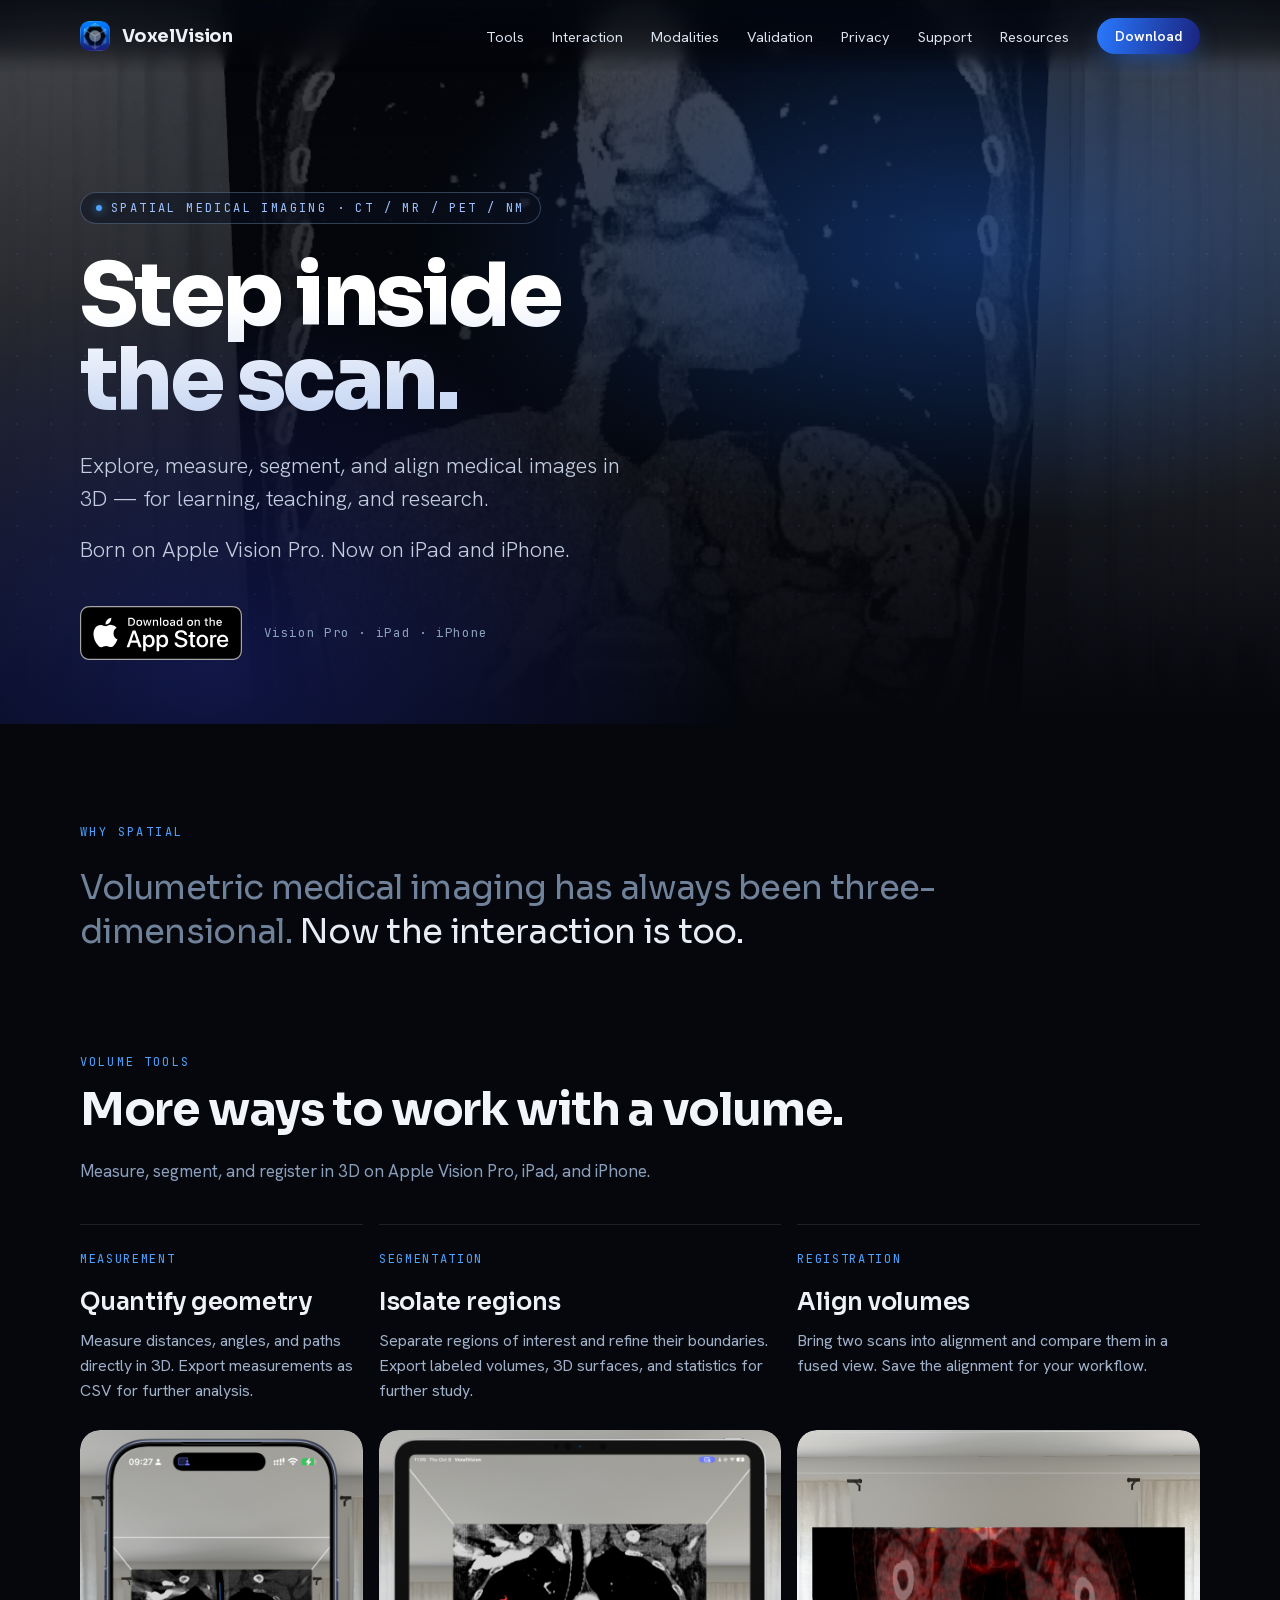
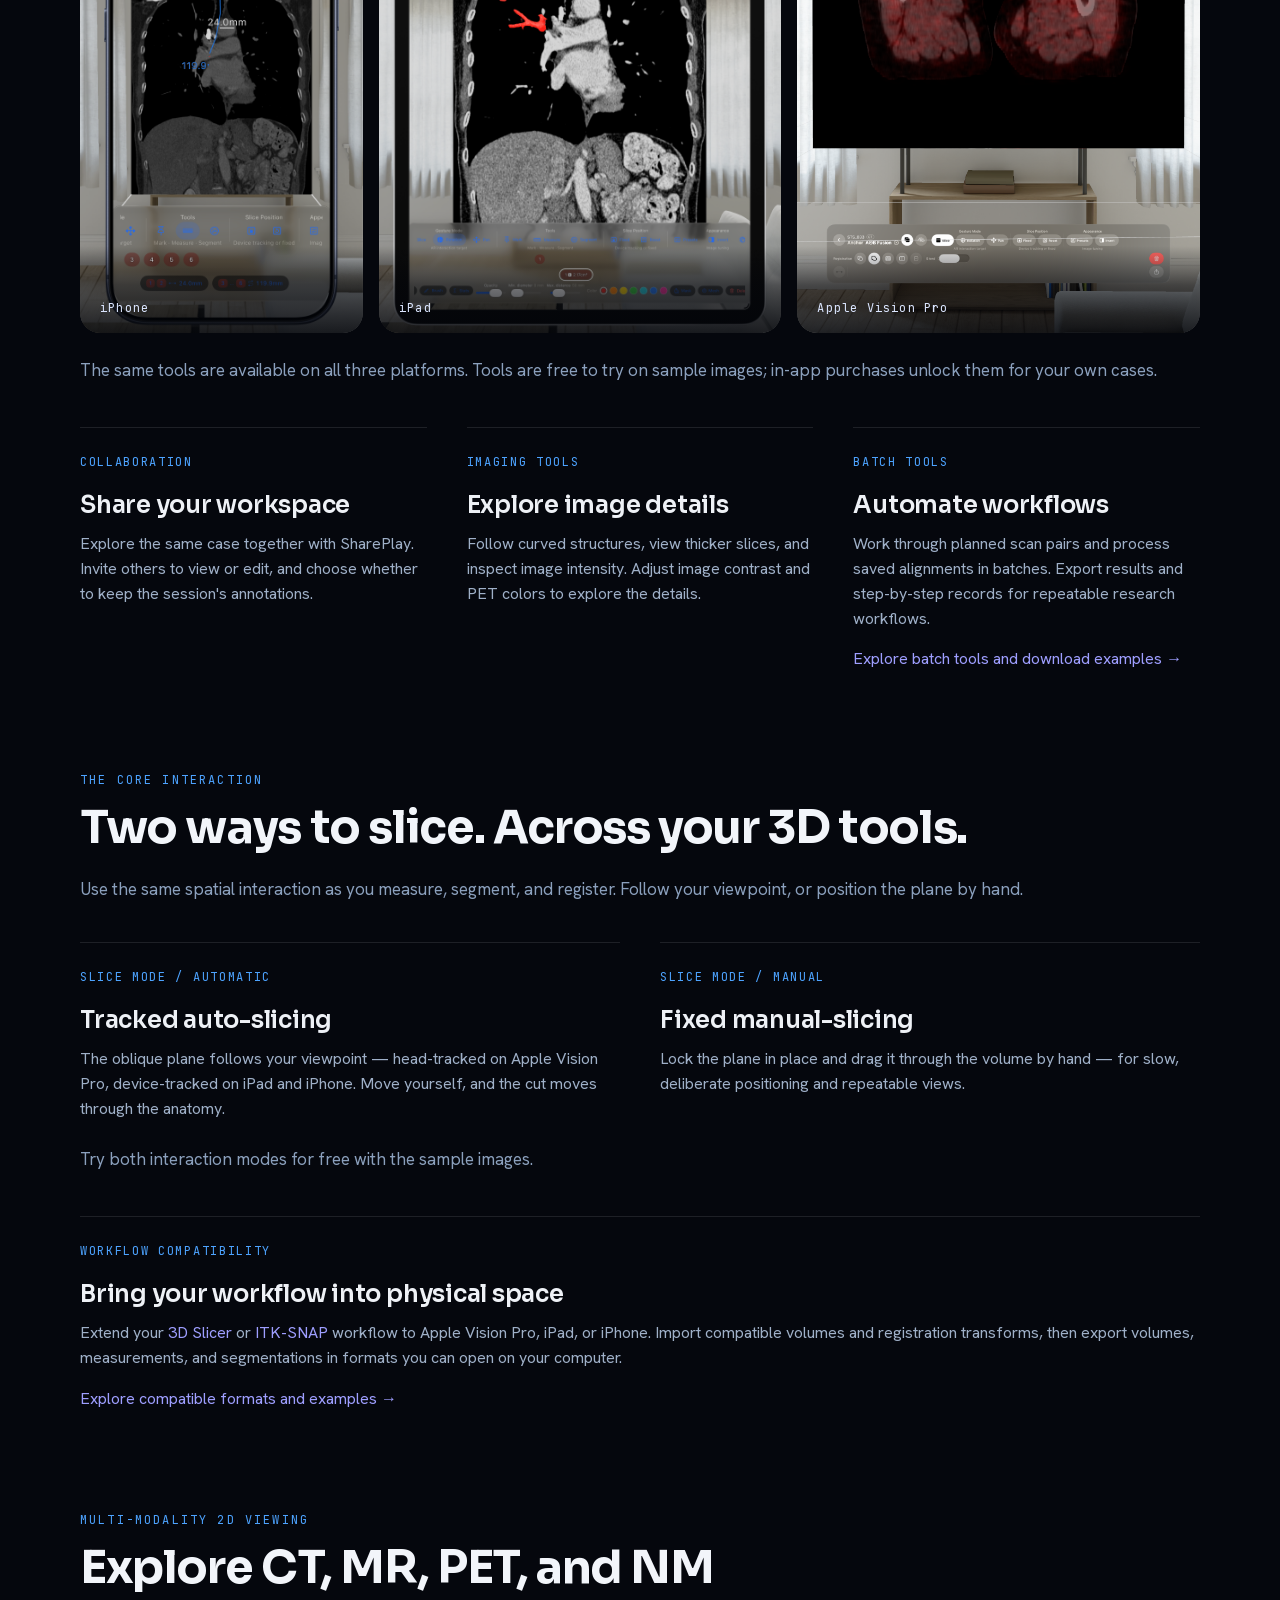
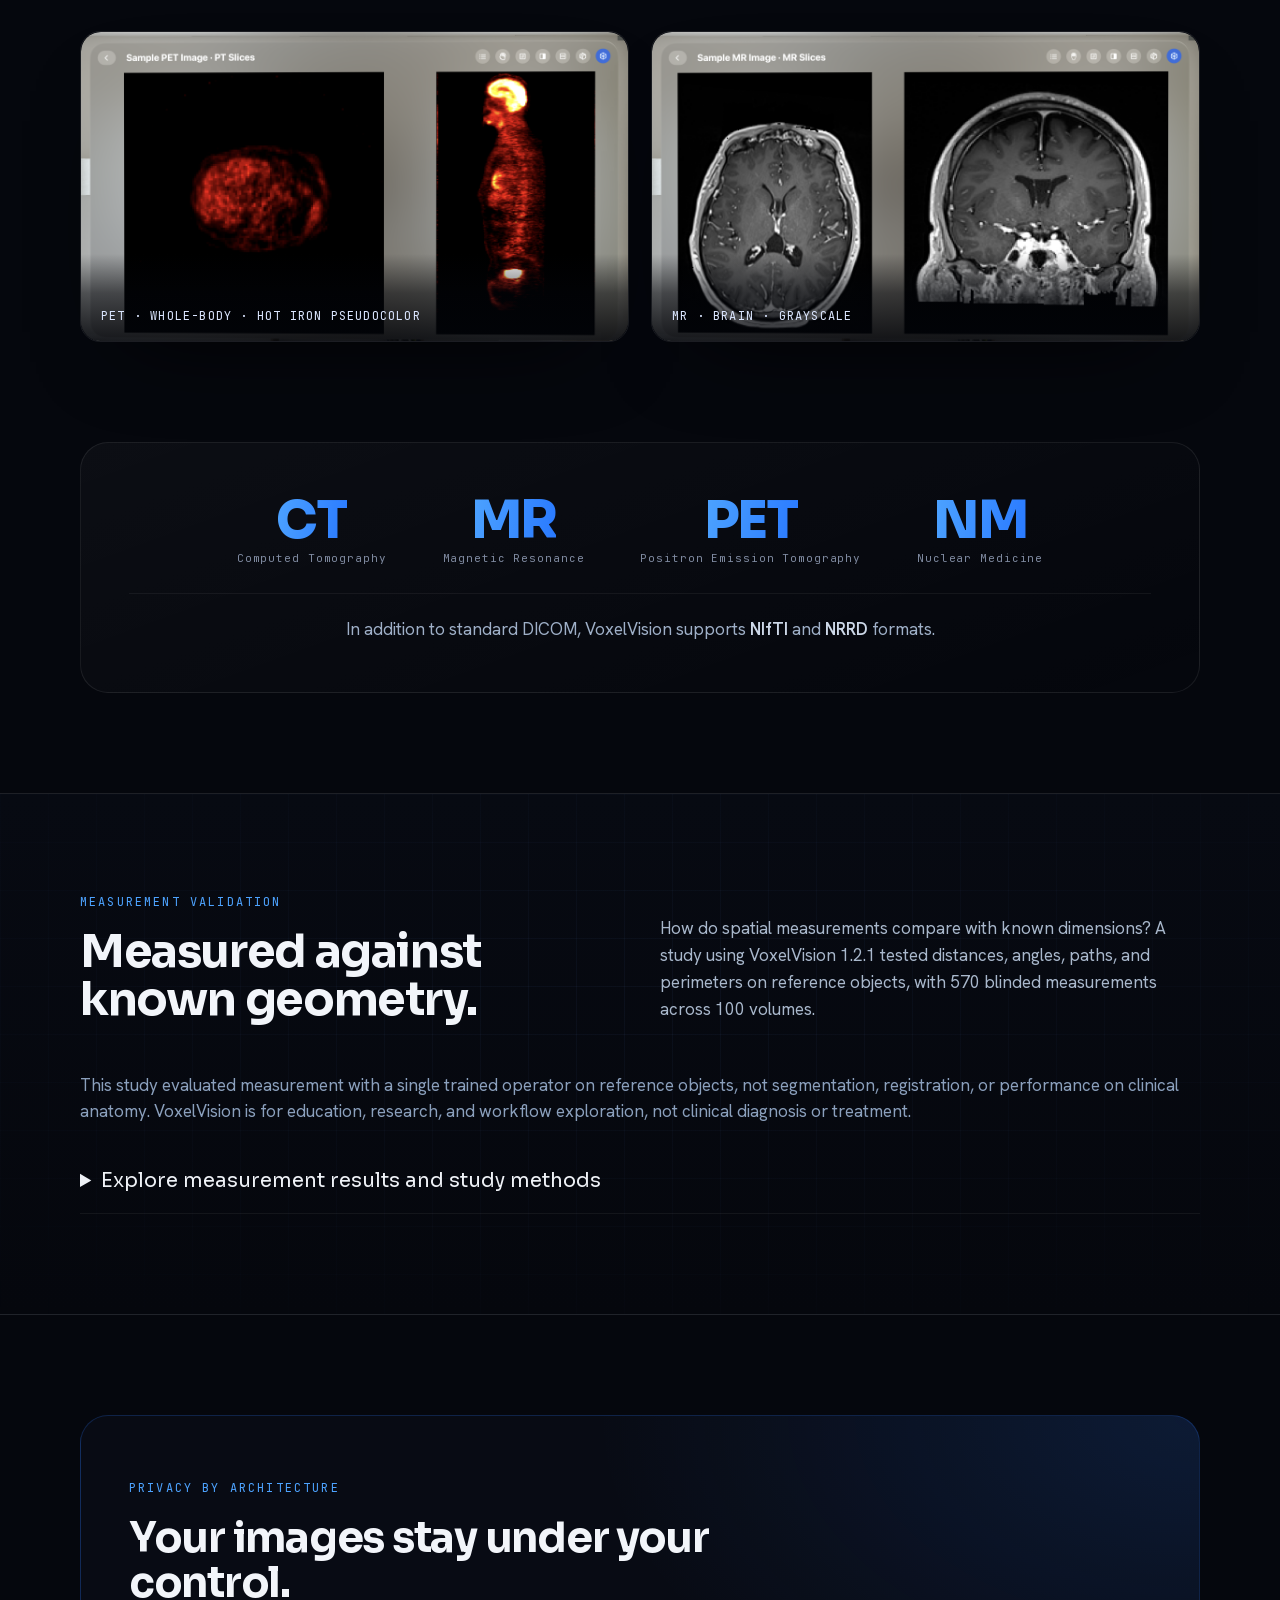
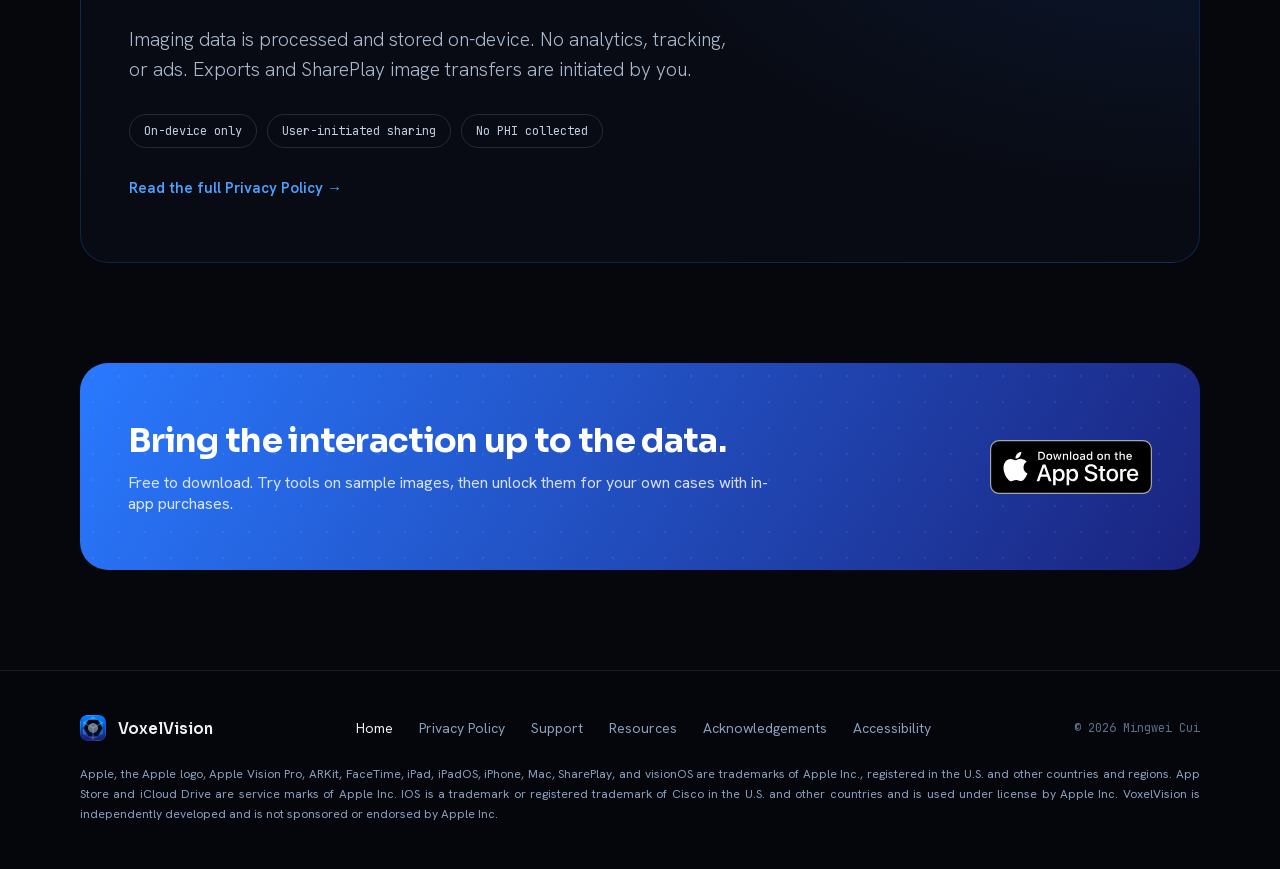
<file: index.html>
<!DOCTYPE html>
<html lang="en">
<head>
<meta charset="utf-8">
<meta name="viewport" content="width=device-width, initial-scale=1">
<meta name="color-scheme" content="dark">
<title>VoxelVision — AR Medical Imaging for Apple Vision Pro, iPad, and iPhone</title>
<meta name="description" content="View & measure MPR in 3D space. CT, MR, PET, and NM via DICOM, plus NIfTI and NRRD volumes. Born on Apple Vision Pro. Now on iPad and iPhone.">
<link rel="canonical" href="https://voxelvision.app/">
<link rel="icon" href="/favicon.ico" sizes="48x48">
<link rel="icon" type="image/png" sizes="128x128" href="assets/favicon-128.png">
<link rel="apple-touch-icon" sizes="180x180" href="/apple-touch-icon.png">
<meta property="og:type" content="website">
<meta property="og:title" content="VoxelVision — AR Medical Imaging for Apple Vision Pro, iPad, and iPhone">
<meta property="og:description" content="View & measure MPR in 3D space. CT, MR, PET, and NM via DICOM, plus NIfTI and NRRD volumes.">
<meta property="og:url" content="https://voxelvision.app/">
<meta property="og:image" content="https://voxelvision.app/assets/og-card.jpg">
<meta property="og:image:type" content="image/jpeg">
<meta property="og:image:width" content="1200">
<meta property="og:image:height" content="630">
<meta property="og:image:alt" content="Two MR brain slices displayed side by side in a room, viewed in VoxelVision.">
<meta name="twitter:card" content="summary_large_image">
<link rel="preload" as="font" type="font/woff2" crossorigin href="assets/fonts/Sora-800-latin.woff2">
<link rel="preload" as="font" type="font/woff2" crossorigin href="assets/fonts/Sora-700-latin.woff2">
<link rel="preload" as="font" type="font/woff2" crossorigin href="assets/fonts/HankenGrotesk-400-latin.woff2">
<link rel="preload" as="font" type="font/woff2" crossorigin href="assets/fonts/JetBrainsMono-400-latin.woff2">
<link rel="stylesheet" href="assets/site.f0312256f0849ab8.css">
<script type="application/ld+json">
{
  "@context": "https://schema.org",
  "@type": "SoftwareApplication",
  "name": "VoxelVision AR Medical Imaging",
  "url": "https://voxelvision.app/",
  "downloadUrl": "https://apps.apple.com/app/voxelvision/id6762214194",
  "image": "https://voxelvision.app/assets/og-card.png",
  "operatingSystem": "visionOS, iPadOS, iOS",
  "applicationCategory": "EducationalApplication",
  "applicationSubCategory": "Medical image viewer",
  "description": "A native spatial viewer for CT, MR, PET, and NM studies, plus NIfTI and NRRD volumes. For study, research, teaching, and workflow exploration. Not a medical device and not intended for clinical diagnosis or treatment.",
  "offers": { "@type": "Offer", "price": "0", "priceCurrency": "USD" },
  "author": { "@type": "Person", "name": "Mingwei Cui" },
  "publisher": { "@type": "Person", "name": "Mingwei Cui" }
}
</script>
<script>
/* Detect browsers that force-darken page colours, so gradient-clipped text can
   fall back to a plain light fill instead of a darkened gradient. */
(function(){
  var done=false,t=null;
  function probe(){
    if(done||!document.body)return;
    var e=document.createElement('div');
    e.style.cssText='position:absolute;width:2px;height:2px;overflow:hidden;pointer-events:none;background-color:#ffffff;';
    document.body.appendChild(e);
    var c=getComputedStyle(e).backgroundColor;
    document.body.removeChild(e);
    if(c!=='rgb(255, 255, 255)'&&c!=='rgba(255, 255, 255, 1)'){done=true;document.documentElement.classList.add('no-gtx');}
  }
  function schedule(){clearTimeout(t);t=setTimeout(probe,120);}
  if(document.readyState==='loading'){document.addEventListener('DOMContentLoaded',probe);}else{probe();}
  setTimeout(probe,600);setTimeout(probe,2500);
  new MutationObserver(schedule).observe(document.head,{childList:true,subtree:true});
})();
</script>
<script src="ct.1b7f0caeabba9b16.js"></script>
<script defer src="assets/site.02d6f2679cba8555.js"></script>
</head>
<body>
<div style="background:#05070d; color:#eef1f6; font-family:'Hanken Grotesk',sans-serif; overflow-x:clip; -webkit-font-smoothing:antialiased;">

  <a class="vvskip" href="#main">Skip to main content</a>


  <!-- ================= NAV ================= -->
  <nav class="vvnav vvnav-home" aria-label="Primary">
    <span class="vvnav-frost" aria-hidden="true"><i></i><i></i><i></i><i></i></span>
    <a href="index.html" style="display:flex; align-items:center; gap:12px; color:#eef1f6;">
      <img width="128" height="128" src="assets/icon_128.png" alt="VoxelVision" style="width:30px; height:30px; border-radius:9px; display:block;">
      <span style="font-family:'Sora',sans-serif; font-weight:700; font-size:18px; letter-spacing:-.01em;">VoxelVision</span>
    </a>
    <div class="vvlinks" style="display:flex; align-items:center; font-size:14.5px;">
      <details class="vvmenu">
        <summary>Menu</summary>
        <nav class="vvmenu-panel vvglass" aria-label="More pages">
        <a class="vvm-a" href="#tools">Tools</a>
        <a class="vvm-a" href="#interaction">Interaction</a>
        <a class="vvm-a" href="#modalities">Modalities</a>
        <a class="vvm-a" href="#validation">Validation</a>
        <a class="vvm-b" href="privacy.html">Privacy</a>
        <a class="vvm-b" href="support.html">Support</a>
        <a class="vvm-b" href="resources.html">Resources</a>
        </nav>
      </details>
      <a class="vvnav-a" href="#tools">Tools</a>
      <a class="vvnav-a" href="#interaction">Interaction</a>
      <a class="vvnav-a" href="#modalities">Modalities</a>
      <a class="vvnav-a" href="#validation">Validation</a>
      <a class="vvnav-b" href="privacy.html">Privacy</a>
      <a class="vvnav-b" href="support.html">Support</a>
      <a class="vvnav-b" href="resources.html">Resources</a>
      <a class="vvcta" href="https://apps.apple.com/app/voxelvision/id6762214194?pt=127449969&ct=landing&mt=8" style="color:#fff; background:linear-gradient(100deg,#2979FF,#1A237E); padding:9px 18px; border-radius:999px; font-weight:600; font-size:14px; box-shadow:0 8px 24px -8px rgba(41,121,255,.7);" aria-label="Download VoxelVision on the App Store"><svg class="vvcta-ico" width="17" height="17" viewBox="0 0 24 24" fill="none" stroke="currentColor" stroke-width="2.2" stroke-linecap="round" stroke-linejoin="round" aria-hidden="true"><path d="M12 3v11"/><path d="M7.5 10l4.5 4.5 4.5-4.5"/><path d="M4.5 20h15"/></svg><span class="vvcta-txt">Download</span></a>
    </div>
  </nav>

  <main id="main">

  <!-- ================= HERO ================= -->
  <header class="vvherowrap" style="position:relative; overflow:hidden;">
    <img width="1364" height="1704" src="assets/immersive-visionpro.webp" alt="" style="position:absolute; inset:0; width:100%; height:100%; object-fit:cover; opacity:.5;">
    <div style="position:absolute; inset:0; background:radial-gradient(80% 70% at 76% 34%, rgba(41,121,255,.34) 0%, transparent 55%), radial-gradient(70% 90% at 16% 92%, rgba(26,35,126,.5) 0%, transparent 60%), linear-gradient(180deg, rgba(5,7,13,.4) 0%, rgba(5,7,13,.72) 52%, #05070d 100%);"></div>
    <div style="position:absolute; inset:0; background-image:radial-gradient(rgba(120,170,255,.16) 1px, transparent 1.5px); background-size:34px 34px; opacity:.5; mask-image:linear-gradient(180deg,transparent,#000 35%,#000 72%,transparent); animation:vvdrift 40s linear infinite;"></div>

    <div class="vvhero" style="position:relative; max-width:var(--vv-max); margin:0 auto; padding:120px var(--vv-gut) 64px;">
      <div style="max-width:760px; animation:vvrise .8s ease both;">
        <div class="vvchip" style="display:inline-flex; align-items:center; gap:9px; font-family:'JetBrains Mono',monospace; font-size:12px; letter-spacing:.2em; text-transform:uppercase; color:#9dc2ff; border:1px solid rgba(157,194,255,.28); border-radius:999px; padding:7px 15px; margin-bottom:30px;">
          <span style="width:6px; height:6px; border-radius:50%; background:#4DA3FF; box-shadow:0 0 10px #4DA3FF; animation:vvpulse 2.4s ease-in-out infinite;"></span>Spatial medical imaging · CT / MR / PET / NM
        </div>
        <h1 class="gtx" style="font-family:'Sora',sans-serif; font-size:clamp(40px,10vw,88px); line-height:.96; letter-spacing:-.04em; font-weight:800; margin:0 0 26px; color:#ffffff; background:linear-gradient(178deg,#ffffff 30%,#b9ccf0); -webkit-background-clip:text; background-clip:text; -webkit-text-fill-color:transparent;">Step inside<br>the scan.</h1>
        <p class="vvlead" style="font-size:22px; line-height:1.5; color:#c2cee0; max-width:560px; margin:0 0 18px; font-weight:300;">Explore, measure, segment, and align medical images in 3D — for learning, teaching, and research.</p>
        <p class="vvlead" style="font-size:22px; line-height:1.5; color:#c2cee0; max-width:560px; margin:0 0 40px; font-weight:300;">Born on Apple Vision Pro. Now on iPad and iPhone.</p>
        <div style="display:flex; align-items:center; gap:22px; flex-wrap:wrap;">
          <a href="https://apps.apple.com/app/voxelvision/id6762214194?pt=127449969&ct=landing&mt=8"><img src="assets/app-store-badge.svg" alt="Download on the App Store" width="120" height="40" style="height:54px; width:auto; display:block;"></a>
          <span style="font-family:'JetBrains Mono',monospace; font-size:12.5px; letter-spacing:.05em; color:#8ba0bd;">Vision&nbsp;Pro · iPad · iPhone</span>
        </div>
      </div>
    </div>
  </header>


  <!-- ================= PROBLEM STATEMENT ================= -->
  <section class="vvwhy" style="max-width:var(--vv-max); margin:0 auto; padding:var(--vv-sec) var(--vv-gut) 0;">
    <div style="font-family:'JetBrains Mono',monospace; font-size:12px; letter-spacing:.2em; text-transform:uppercase; color:#4DA3FF; margin-bottom:26px;">Why spatial</div>
    <p class="vvwhy-p" style="max-width:1000px; font-family:'Sora',sans-serif; font-size:34px; line-height:1.3; letter-spacing:-.02em; font-weight:400; margin:0; color:#e7ecf5;"><span style="color:#6f8299;">Volumetric medical imaging has always been three-dimensional.</span> Now the interaction is too.</p>
  </section>

  <section id="tools" class="vvsec-core" style="max-width:var(--vv-max); margin:0 auto; padding:var(--vv-sec) var(--vv-gut) 0;">
    <div style="margin-bottom:40px;">
      <div style="font-family:'JetBrains Mono',monospace; font-size:12px; letter-spacing:.18em; text-transform:uppercase; color:#4DA3FF; margin-bottom:16px;">Volume tools</div>
      <h2 style="font-family:'Sora',sans-serif; font-size:clamp(30px,6vw,46px); line-height:1.04; letter-spacing:-.03em; font-weight:700; margin:0; color:#f2f5fa;">More ways to work with a volume.</h2>
      <p id="platforms" class="vvpillar-intro">Measure, segment, and register in 3D on Apple Vision Pro, iPad, and iPhone.</p>
    </div>
    <div class="vvcore-grid vvpillars">
      <article class="vvcard vvpillar">
        <div class="vvpillar-label">MEASUREMENT</div>
        <h3>Quantify geometry</h3>
        <p>Measure distances, angles, and paths directly in 3D. Export measurements as CSV for further analysis.</p>
        <figure>
          <a href="https://apps.apple.com/app/voxelvision/id6762214194?pt=127449969&ct=landing&mt=8" aria-label="Explore Measurement in VoxelVision on the App Store"><img src="assets/measurement-iphone-v2.webp" width="1320" height="2347" alt="Distance and path measurements on a CT volume in VoxelVision 2.0 on iPhone" loading="lazy"></a>
          <figcaption>iPhone</figcaption>
        </figure>
      </article>
      <article class="vvcard vvpillar">
        <div class="vvpillar-label">SEGMENTATION</div>
        <h3>Isolate regions</h3>
        <p>Separate regions of interest and refine their boundaries. Export labeled volumes, 3D surfaces, and statistics for further study.</p>
        <figure>
          <a href="https://apps.apple.com/app/voxelvision/id6762214194?pt=127449969&ct=landing&mt=8" aria-label="Explore Segmentation in VoxelVision on the App Store"><img src="assets/segmentation-ipad-v2.webp" width="1792" height="2240" alt="Pulmonary vein segmentation on a CT volume in VoxelVision 2.0 on iPad" loading="lazy"></a>
          <figcaption>iPad</figcaption>
        </figure>
      </article>
      <article class="vvcard vvpillar">
        <div class="vvpillar-label">REGISTRATION</div>
        <h3>Align volumes</h3>
        <p>Bring two scans into alignment and compare them in a fused view. Save the alignment for your workflow.</p>
        <figure>
          <a href="https://apps.apple.com/app/voxelvision/id6762214194?pt=127449969&ct=landing&mt=8" aria-label="Explore Registration in VoxelVision on the App Store"><img src="assets/registration-visionpro-v2.webp" width="1364" height="1704" alt="Registered CT and PET fusion in VoxelVision 2.0 on Apple Vision Pro" loading="lazy"></a>
          <figcaption>Apple Vision Pro</figcaption>
        </figure>
      </article>
    </div>
    <p class="vvpillar-intro">The same tools are available on all three platforms. Tools are free to try on sample images; in-app purchases unlock them for your own cases.</p>
    <div class="vvcore-grid vvextras">
      <article class="vvcard vvpillar">
        <div class="vvpillar-label">COLLABORATION</div>
        <h3>Share your workspace</h3>
        <p>Explore the same case together with SharePlay. Invite others to view or edit, and choose whether to keep the session's annotations.</p>
      </article>
      <article class="vvcard vvpillar">
        <div class="vvpillar-label">IMAGING TOOLS</div>
        <h3>Explore image details</h3>
        <p>Follow curved structures, view thicker slices, and inspect image intensity. Adjust image contrast and PET colors to explore the details.</p>
      </article>
      <article class="vvcard vvpillar">
        <div class="vvpillar-label">BATCH TOOLS</div>
        <h3>Automate workflows</h3>
        <p>Work through planned scan pairs and process saved alignments in batches. Export results and step-by-step records for repeatable research workflows.</p>
        <p style="margin-top:16px;"><a href="resources.html">Explore batch tools and download examples →</a></p>
      </article>
    </div>
  </section>

  <!-- ================= INTERACTION FEATURES ================= -->
  <section id="interaction" class="vvsec-core" style="max-width:var(--vv-max); margin:0 auto; padding:var(--vv-sec) var(--vv-gut) 0;">
    <div style="margin-bottom:40px;">
      <div style="font-family:'JetBrains Mono',monospace; font-size:12px; letter-spacing:.18em; text-transform:uppercase; color:#4DA3FF; margin-bottom:16px;">The core interaction</div>
      <h2 style="font-family:'Sora',sans-serif; font-size:clamp(30px,6vw,46px); line-height:1.04; letter-spacing:-.03em; font-weight:700; margin:0; color:#f2f5fa;">Two ways to slice. Across your 3D tools.</h2>
      <p class="vvpillar-intro">Use the same spatial interaction as you measure, segment, and register. Follow your viewpoint, or position the plane by hand.</p>
    </div>
    <div class="vvcore-grid">
      <div class="vvcard">
        <div style="font-family:'JetBrains Mono',monospace; font-size:12px; color:#4DA3FF; letter-spacing:.14em; margin-bottom:20px;">SLICE MODE / AUTOMATIC</div>
        <h3 style="font-family:'Sora',sans-serif; font-size:24px; font-weight:600; letter-spacing:-.01em; margin:0 0 12px;">Tracked auto-slicing</h3>
        <p style="font-size:16px; line-height:1.55; color:#9fb0c8; margin:0;">The oblique plane follows your viewpoint — head-tracked on Apple Vision Pro, device-tracked on iPad and iPhone. Move yourself, and the cut moves through the anatomy.</p>
      </div>
      <div class="vvcard">
        <div style="font-family:'JetBrains Mono',monospace; font-size:12px; color:#4DA3FF; letter-spacing:.14em; margin-bottom:20px;">SLICE MODE / MANUAL</div>
        <h3 style="font-family:'Sora',sans-serif; font-size:24px; font-weight:600; letter-spacing:-.01em; margin:0 0 12px;">Fixed manual-slicing</h3>
        <p style="font-size:16px; line-height:1.55; color:#9fb0c8; margin:0;">Lock the plane in place and drag it through the volume by hand — for slow, deliberate positioning and repeatable views.</p>
      </div>
    </div>
    <p class="vvpillar-intro">Try both interaction modes for free with the sample images.</p>
    <div class="vvcard vvpillar" style="margin-top:44px;">
      <div class="vvpillar-label">WORKFLOW COMPATIBILITY</div>
      <h3>Bring your workflow into physical space</h3>
      <p>Extend your <a href="https://www.slicer.org/">3D Slicer</a> or <a href="https://www.itksnap.org/">ITK-SNAP</a> workflow to Apple Vision Pro, iPad, or iPhone. Import compatible volumes and registration transforms, then export volumes, measurements, and segmentations in formats you can open on your computer.</p>
      <p style="margin-top:16px;"><a href="resources.html#interoperability">Explore compatible formats and examples →</a></p>
    </div>
  </section>

  <!-- ================= MODALITY SHOWCASE ================= -->
  <section id="modalities" class="vvsec-mod" style="max-width:var(--vv-max); margin:0 auto; padding:var(--vv-sec) var(--vv-gut) 0;">
    <div class="vvmod-in">
      <div style="margin-bottom:40px;">
        <div style="font-family:'JetBrains Mono',monospace; font-size:12px; letter-spacing:.18em; text-transform:uppercase; color:#4DA3FF; margin-bottom:16px;">Multi-modality 2D viewing</div>
      <h2 style="font-family:'Sora',sans-serif; font-size:clamp(30px,6vw,46px); line-height:1.04; letter-spacing:-.03em; font-weight:700; margin:0; color:#f2f5fa;">Explore CT, MR, PET, and NM</h2>
      </div>
      <div style="display:grid; grid-template-columns:repeat(auto-fit,minmax(300px,1fr)); gap:22px;">
        <figure style="margin:0; position:relative; border-radius:var(--r-card); overflow:hidden; border:1px solid rgba(255,255,255,.09); box-shadow:0 40px 90px -50px #000;">
          <img width="2340" height="1320" src="assets/screenshot-pt-v2.webp" alt="PET axial and whole-body views in VoxelVision 2.0 on Apple Vision Pro" style="width:100%; height:auto; aspect-ratio:2340/1320; display:block;">
          <figcaption style="position:absolute; left:0; right:0; bottom:0; padding:54px 20px 17px; background:linear-gradient(180deg,rgba(2,4,9,0) 0%,rgba(2,4,9,.55) 45%,rgba(2,4,9,.86) 100%); font-family:'JetBrains Mono',monospace; font-size:12px; letter-spacing:.1em; color:#dbe6ff;">PET · WHOLE-BODY · HOT IRON PSEUDOCOLOR</figcaption>
        </figure>
        <figure style="margin:0; position:relative; border-radius:var(--r-card); overflow:hidden; border:1px solid rgba(255,255,255,.09); box-shadow:0 40px 90px -50px #000;">
          <img width="2340" height="1320" src="assets/screenshot-mr-v2.webp" alt="MR brain axial and coronal views in VoxelVision 2.0 on Apple Vision Pro" style="width:100%; height:auto; aspect-ratio:2340/1320; display:block;">
          <figcaption style="position:absolute; left:0; right:0; bottom:0; padding:54px 20px 17px; background:linear-gradient(180deg,rgba(2,4,9,0) 0%,rgba(2,4,9,.55) 45%,rgba(2,4,9,.86) 100%); font-family:'JetBrains Mono',monospace; font-size:12px; letter-spacing:.1em; color:#dbe6ff;">MR · BRAIN · GRAYSCALE</figcaption>
        </figure>
      </div>
    </div>
  </section>

  <!-- ================= SUPPORTED MODALITIES STRIP ================= -->
  <section class="vvsec-strip" style="max-width:var(--vv-max); margin:0 auto; padding:var(--vv-sec) var(--vv-gut) 0;">
    <div class="vvstrip-card" style="border:1px solid rgba(255,255,255,.08); border-radius:var(--r-panel); padding:52px var(--panel-pad); background:linear-gradient(160deg,rgba(255,255,255,.03),rgba(255,255,255,0));">
      <div class="vvmods" style="display:flex; flex-wrap:wrap; justify-content:center; align-items:baseline; gap:16px clamp(22px,7vw,56px); margin-bottom:28px;">
        <div style="display:flex; flex-direction:column; gap:4px;">
          <span class="gtx" style="--gtx-fb:#3E8EF7; font-family:'Sora',sans-serif; font-size:clamp(34px,8vw,52px); font-weight:800; letter-spacing:-.03em; background:linear-gradient(100deg,#4DA3FF,#2979FF); -webkit-background-clip:text; background-clip:text; color:transparent; line-height:1;">CT</span>
          <span style="font-family:'JetBrains Mono',monospace; font-size:11px; letter-spacing:.08em; color:#7f8aa0;">Computed Tomography</span>
        </div>
        <div style="display:flex; flex-direction:column; gap:4px;">
          <span class="gtx" style="--gtx-fb:#3E8EF7; font-family:'Sora',sans-serif; font-size:clamp(34px,8vw,52px); font-weight:800; letter-spacing:-.03em; background:linear-gradient(100deg,#4DA3FF,#2979FF); -webkit-background-clip:text; background-clip:text; color:transparent; line-height:1;">MR</span>
          <span style="font-family:'JetBrains Mono',monospace; font-size:11px; letter-spacing:.08em; color:#7f8aa0;">Magnetic Resonance</span>
        </div>
        <div style="display:flex; flex-direction:column; gap:4px;">
          <span class="gtx" style="--gtx-fb:#3E8EF7; font-family:'Sora',sans-serif; font-size:clamp(34px,8vw,52px); font-weight:800; letter-spacing:-.03em; background:linear-gradient(100deg,#4DA3FF,#2979FF); -webkit-background-clip:text; background-clip:text; color:transparent; line-height:1;">PET</span>
          <span style="font-family:'JetBrains Mono',monospace; font-size:11px; letter-spacing:.08em; color:#7f8aa0;">Positron Emission Tomography</span>
        </div>
        <div style="display:flex; flex-direction:column; gap:4px;">
          <span class="gtx" style="--gtx-fb:#3E8EF7; font-family:'Sora',sans-serif; font-size:clamp(34px,8vw,52px); font-weight:800; letter-spacing:-.03em; background:linear-gradient(100deg,#4DA3FF,#2979FF); -webkit-background-clip:text; background-clip:text; color:transparent; line-height:1;">NM</span>
          <span style="font-family:'JetBrains Mono',monospace; font-size:11px; letter-spacing:.08em; color:#7f8aa0;">Nuclear Medicine</span>
        </div>
      </div>
      <p style="font-size:17px; color:#9fb0c8; margin:0; text-align:center; border-top:1px solid var(--vv-rule-soft); padding-top:24px;">In addition to standard DICOM, VoxelVision supports <strong style="color:#cdd8e8; font-weight:600;">NIfTI</strong> and <strong style="color:#cdd8e8; font-weight:600;">NRRD</strong> formats.</p>
    </div>
  </section>

  <!-- ================= RESEARCH / VALIDATION ================= -->
  <section id="validation" class="vvsec-res" style="position:relative; padding:var(--vv-sec) 0; border-top:1px solid var(--vv-rule); border-bottom:1px solid var(--vv-rule); background:linear-gradient(180deg,#070a12,#05070d);">
    <div style="position:absolute; inset:0; background-image:linear-gradient(rgba(120,170,255,.05) 1px,transparent 1px),linear-gradient(90deg,rgba(120,170,255,.05) 1px,transparent 1px); background-size:48px 48px; mask-image:radial-gradient(80% 80% at 50% 40%,#000,transparent);"></div>
    <div class="vvres-in" style="position:relative; max-width:var(--vv-max); margin:0 auto; padding:0 var(--vv-gut);">
      <div style="display:grid; grid-template-columns:repeat(auto-fit,minmax(300px,1fr)); gap:40px; align-items:end; margin-bottom:48px;">
        <div>
          <div style="font-family:'JetBrains Mono',monospace; font-size:12px; letter-spacing:.18em; text-transform:uppercase; color:#4DA3FF; margin-bottom:18px;">Measurement validation</div>
          <h2 style="font-family:'Sora',sans-serif; font-size:clamp(30px,6vw,46px); line-height:1.04; letter-spacing:-.03em; font-weight:700; margin:0; color:#f2f5fa;">Measured against<br>known geometry.</h2>
        </div>
        <p style="font-size:17px; line-height:1.6; color:#a9b8cc; margin:0;">How do spatial measurements compare with known dimensions? A study using VoxelVision 1.2.1 tested distances, angles, paths, and perimeters on reference objects, with 570 blinded measurements across 100 volumes.</p>
      </div>

      <p class="vvpillar-intro" style="margin:0 0 24px;">This study evaluated measurement with a single trained operator on reference objects, not segmentation, registration, or performance on clinical anatomy. VoxelVision is for education, research, and workflow exploration, not clinical diagnosis or treatment.</p>
      <details class="vvguide">
      <summary>Explore measurement results and study methods</summary>
      <div style="margin-top:28px;">
      <p style="font-size:16px; line-height:1.6; color:#a9b8cc;">The study characterized pose-tracked double-oblique multiplanar reformation across three types of reference phantom, on head-mounted and handheld platforms.</p>
      <div class="vvgrad" style="display:flex; align-items:center; gap:14px; margin-bottom:18px;">
        <span style="font-family:'JetBrains Mono',monospace; font-size:11px; letter-spacing:.14em; text-transform:uppercase; color:#7f8aa0; white-space:nowrap;">Three-tier validity gradient</span>
        <span style="flex:1; height:1px; background:linear-gradient(90deg,rgba(127,138,160,.15),#2979FF);"></span>
        <span style="font-family:'JetBrains Mono',monospace; font-size:11px; letter-spacing:.14em; text-transform:uppercase; color:#9dc2ff; white-space:nowrap;">Cue realism increases →</span>
      </div>

      <div style="display:grid; grid-template-columns:repeat(auto-fit,minmax(230px,1fr)); gap:16px; margin-bottom:34px;">
        <div style="border:1px solid rgba(255,255,255,.08); border-radius:var(--r-card); overflow:hidden; background:rgba(255,255,255,.02);">
          <div style="aspect-ratio:1/1; background:#04060b;"><img width="675" height="675" src="assets/phantom-synth.webp" alt="Synthetic phantom slice" style="width:100%; height:100%; object-fit:cover; display:block;"></div>
          <div style="padding:20px 22px 24px;">
            <div style="font-family:'JetBrains Mono',monospace; font-size:11px; letter-spacing:.08em; color:#7f8aa0; margin-bottom:12px;">Tier 1 · Synthetic phantom</div>
            <div class="gtx" style="--gtx-fb:#3E8EF7; font-family:'Sora',sans-serif; font-size:24px; font-weight:700; letter-spacing:-.02em; line-height:1.1; background:linear-gradient(100deg,#4DA3FF,#2979FF); -webkit-background-clip:text; background-clip:text; color:transparent; margin-bottom:8px;">bias ≤ 0.11 mm</div>
            <div style="font-size:13.5px; line-height:1.45; color:#9fb0c8;">ICC ≥ 0.9999 · analytic ground truth, blinded</div>
          </div>
        </div>
        <div style="border:1px solid rgba(255,255,255,.08); border-radius:var(--r-card); overflow:hidden; background:rgba(255,255,255,.02);">
          <div style="aspect-ratio:1/1; background:#04060b;"><img width="760" height="760" src="assets/phantom-ct.webp" alt="CatPhan504-CTP404 phantom slice" style="width:100%; height:100%; object-fit:cover; display:block;"></div>
          <div style="padding:20px 22px 24px;">
            <div style="font-family:'JetBrains Mono',monospace; font-size:11px; letter-spacing:.08em; color:#7f8aa0; margin-bottom:12px;">Tier 2 · CatPhan504-CTP404</div>
            <div class="gtx" style="--gtx-fb:#3E8EF7; font-family:'Sora',sans-serif; font-size:24px; font-weight:700; letter-spacing:-.02em; line-height:1.1; background:linear-gradient(100deg,#4DA3FF,#2979FF); -webkit-background-clip:text; background-clip:text; color:transparent; margin-bottom:8px;">error ≈ 0.08 mm</div>
            <div style="font-size:13.5px; line-height:1.45; color:#9fb0c8;">Unambiguous endpoints, at the resolution floor</div>
          </div>
        </div>
        <div style="border:1px solid rgba(255,255,255,.08); border-radius:var(--r-card); overflow:hidden; background:rgba(255,255,255,.02);">
          <div style="aspect-ratio:1/1; background:#04060b;"><img width="728" height="728" src="assets/phantom-airway.webp" alt="Anatomy-like airway-tree phantom slice" style="width:100%; height:100%; object-fit:cover; display:block;"></div>
          <div style="padding:20px 22px 24px;">
            <div style="font-family:'JetBrains Mono',monospace; font-size:11px; letter-spacing:.08em; color:#7f8aa0; margin-bottom:12px;">Tier 3 · Anatomy-like phantom</div>
            <div class="gtx" style="--gtx-fb:#3E8EF7; font-family:'Sora',sans-serif; font-size:24px; font-weight:700; letter-spacing:-.02em; line-height:1.1; background:linear-gradient(100deg,#4DA3FF,#2979FF); -webkit-background-clip:text; background-clip:text; color:transparent; margin-bottom:8px;">residual &lt; 1 mm</div>
            <div style="font-size:13.5px; line-height:1.45; color:#9fb0c8;">Correct feature identified, referenced to calipers</div>
          </div>
        </div>
      </div>

      <p style="font-size:15px; line-height:1.6; color:#7f8aa0; margin:0; max-width:900px;">Across 570 blinded measurements on 100 single-target volumes, the synthetic-phantom results were statistically equivalent across voxel spacing, platform, and session re-entry. Characterized with a single trained operator on phantoms with known reference geometry; generalization across independent operators and extrapolation to clinical anatomy define the boundary for subsequent study. VoxelVision is not a certified medical device.</p>
      <p style="font-family:'JetBrains Mono',monospace; font-size:12.5px; letter-spacing:.03em; line-height:1.6; color:#5f6f85; margin:22px 0 0;">Manuscript currently in peer review · full citation with doi to be added upon publication.</p>
      <p class="vvprose" style="font-family:'JetBrains Mono',monospace; font-size:12.5px; letter-spacing:.03em; line-height:1.7; color:#5f6f85; margin:10px 0 0;">Open code &amp; data — analysis code, measurement records, and per-tier execution lists: <a href="https://github.com/mingweicui/VV-measurement-validation" style="color:#7f8aa0;">github.com/mingweicui/VV-measurement-validation</a> (MIT). Author-built phantom datasets (MCVV-SPH, MCVV-RPH) archived on <a href="https://doi.org/10.5281/zenodo.21029537" style="color:#7f8aa0;">Zenodo</a> (CC-BY-4.0).</p>
      </div>
      </details>
    </div>
  </section>

  <!-- ================= PRIVACY ================= -->
  <section id="privacy" class="vvsec-priv" style="max-width:var(--vv-max); margin:0 auto; padding:var(--vv-sec) var(--vv-gut) 0;">
    <div class="vvpriv-card" style="position:relative; border-radius:var(--r-panel); overflow:hidden; border:1px solid rgba(41,121,255,.22); padding:64px var(--panel-pad); background:radial-gradient(90% 140% at 100% 0%, rgba(41,121,255,.14), transparent 60%), #080b14;">
      <div style="max-width:620px;">
        <div style="font-family:'JetBrains Mono',monospace; font-size:12px; letter-spacing:.18em; text-transform:uppercase; color:#4DA3FF; margin-bottom:20px;">Privacy by architecture</div>
        <h2 class="vvpriv-h2" style="font-family:'Sora',sans-serif; font-size:42px; line-height:1.06; letter-spacing:-.03em; font-weight:700; margin:0 0 20px; color:#f2f5fa;">Your images stay under your control.</h2>
        <p style="font-size:19px; line-height:1.55; color:#a9b8cc; margin:0 0 30px; font-weight:300;">Imaging data is processed and stored on-device. No analytics, tracking, or ads. Exports and SharePlay image transfers are initiated by you.</p>
        <div style="display:flex; flex-wrap:wrap; gap:10px;">
          <span style="font-family:'JetBrains Mono',monospace; font-size:12px; padding:8px 14px; border:1px solid rgba(255,255,255,.12); border-radius:999px; color:#c2cee0;">On-device only</span>
          <span style="font-family:'JetBrains Mono',monospace; font-size:12px; padding:8px 14px; border:1px solid rgba(255,255,255,.12); border-radius:999px; color:#c2cee0;">User-initiated sharing</span>
          <span style="font-family:'JetBrains Mono',monospace; font-size:12px; padding:8px 14px; border:1px solid rgba(255,255,255,.12); border-radius:999px; color:#c2cee0;">No PHI collected</span>
        </div>
        <a href="privacy.html" style="display:inline-flex; align-items:center; gap:8px; margin-top:30px; color:#4DA3FF; font-size:15px; font-weight:600;">Read the full Privacy Policy →</a>
      </div>
    </div>
  </section>

  <!-- ================= DEVELOPER + CTA ================= -->
  <section class="vvsec-cta" style="max-width:var(--vv-max); margin:0 auto; padding:var(--vv-sec) var(--vv-gut) 0;">
      <div class="vvcta-card" style="position:relative; overflow:hidden; border-radius:var(--r-panel); padding:56px var(--panel-pad); background:linear-gradient(120deg,#2979FF,#1A237E); display:flex; align-items:center; justify-content:space-between; gap:32px; flex-wrap:wrap;">
        <div style="position:absolute; inset:0; background-image:radial-gradient(rgba(255,255,255,.18) 1px, transparent 1.5px); background-size:26px 26px; opacity:.4;"></div>
        <div style="position:relative; max-width:640px;">
          <h3 class="vvcta-h3" style="font-family:'Sora',sans-serif; font-size:34px; font-weight:700; letter-spacing:-.02em; margin:0 0 10px; color:#fff;">Bring the interaction up to the data.</h3>
          <p style="font-size:16px; color:rgba(255,255,255,.82); margin:0;">Free to download. Try tools on sample images, then unlock them for your own cases with in-app purchases.</p>
        </div>
        <a href="https://apps.apple.com/app/voxelvision/id6762214194?pt=127449969&ct=landing&mt=8" style="position:relative;"><img src="assets/app-store-badge.svg" alt="Download on the App Store" width="120" height="40" style="height:54px; width:auto; display:block;"></a>
      </div>
  </section>

  </main>

  <!-- ================= FOOTER ================= -->
  <footer class="vvfoot" style="border-top:1px solid var(--vv-rule); padding-block:44px; background:#04060b;">
    <div style="display:flex; align-items:center; justify-content:space-between; flex-wrap:wrap; gap:20px;">
      <a href="index.html" style="display:flex; align-items:center; gap:12px; color:#eef1f6;">
        <img width="128" height="128" src="assets/icon_128.png" alt="VoxelVision" style="width:26px; height:26px; border-radius:7px; display:block;">
        <span style="font-family:'Sora',sans-serif; font-weight:600; font-size:15px;">VoxelVision</span>
      </a>
      <div style="display:flex; gap:26px; font-size:14px; color:#8ba0bd; flex-wrap:wrap;">
        <a href="index.html" style="color:#eef1f6;">Home</a>
        <a href="privacy.html" style="color:#8ba0bd;">Privacy Policy</a>
        <a href="support.html" style="color:#8ba0bd;">Support</a>
        <a href="resources.html" style="color:#8ba0bd;">Resources</a>
        <a href="acknowledgements.html" style="color:#8ba0bd;">Acknowledgements</a>
        <a href="accessibility.html" style="color:#8ba0bd;">Accessibility</a>
      </div>
      <span style="font-family:'JetBrains Mono',monospace; font-size:12px; color:#5f6f85;">© 2026 Mingwei Cui</span>
    </div>
    <p class="vvfoot-legal">Apple, the Apple logo, Apple Vision Pro, ARKit, FaceTime, iPad, iPadOS, iPhone, Mac, SharePlay, and visionOS are trademarks of Apple Inc., registered in the U.S. and other countries and regions. App Store and iCloud Drive are service marks of Apple Inc. IOS is a trademark or registered trademark of Cisco in the U.S. and other countries and is used under license by Apple Inc. VoxelVision is independently developed and is not sponsored or endorsed by Apple Inc.</p>
  </footer>

</div>
</body>
</html>
</file>
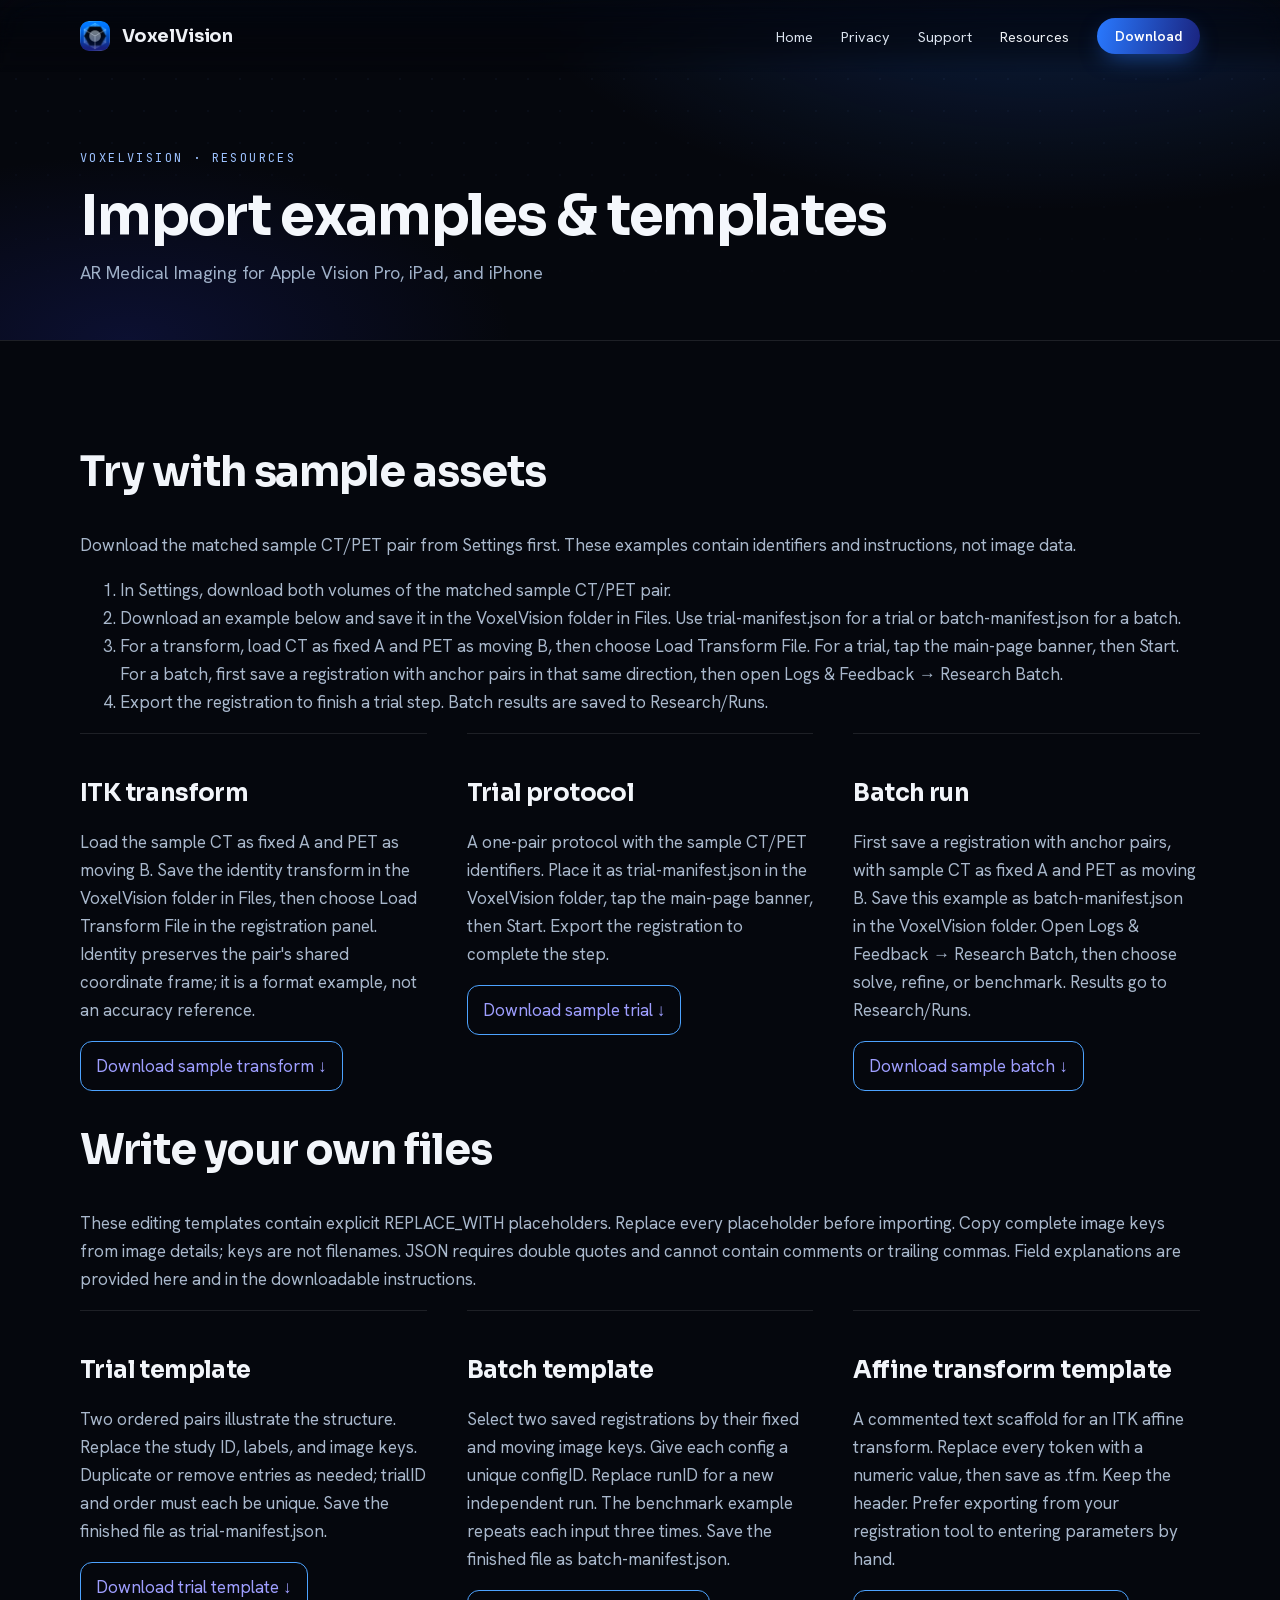
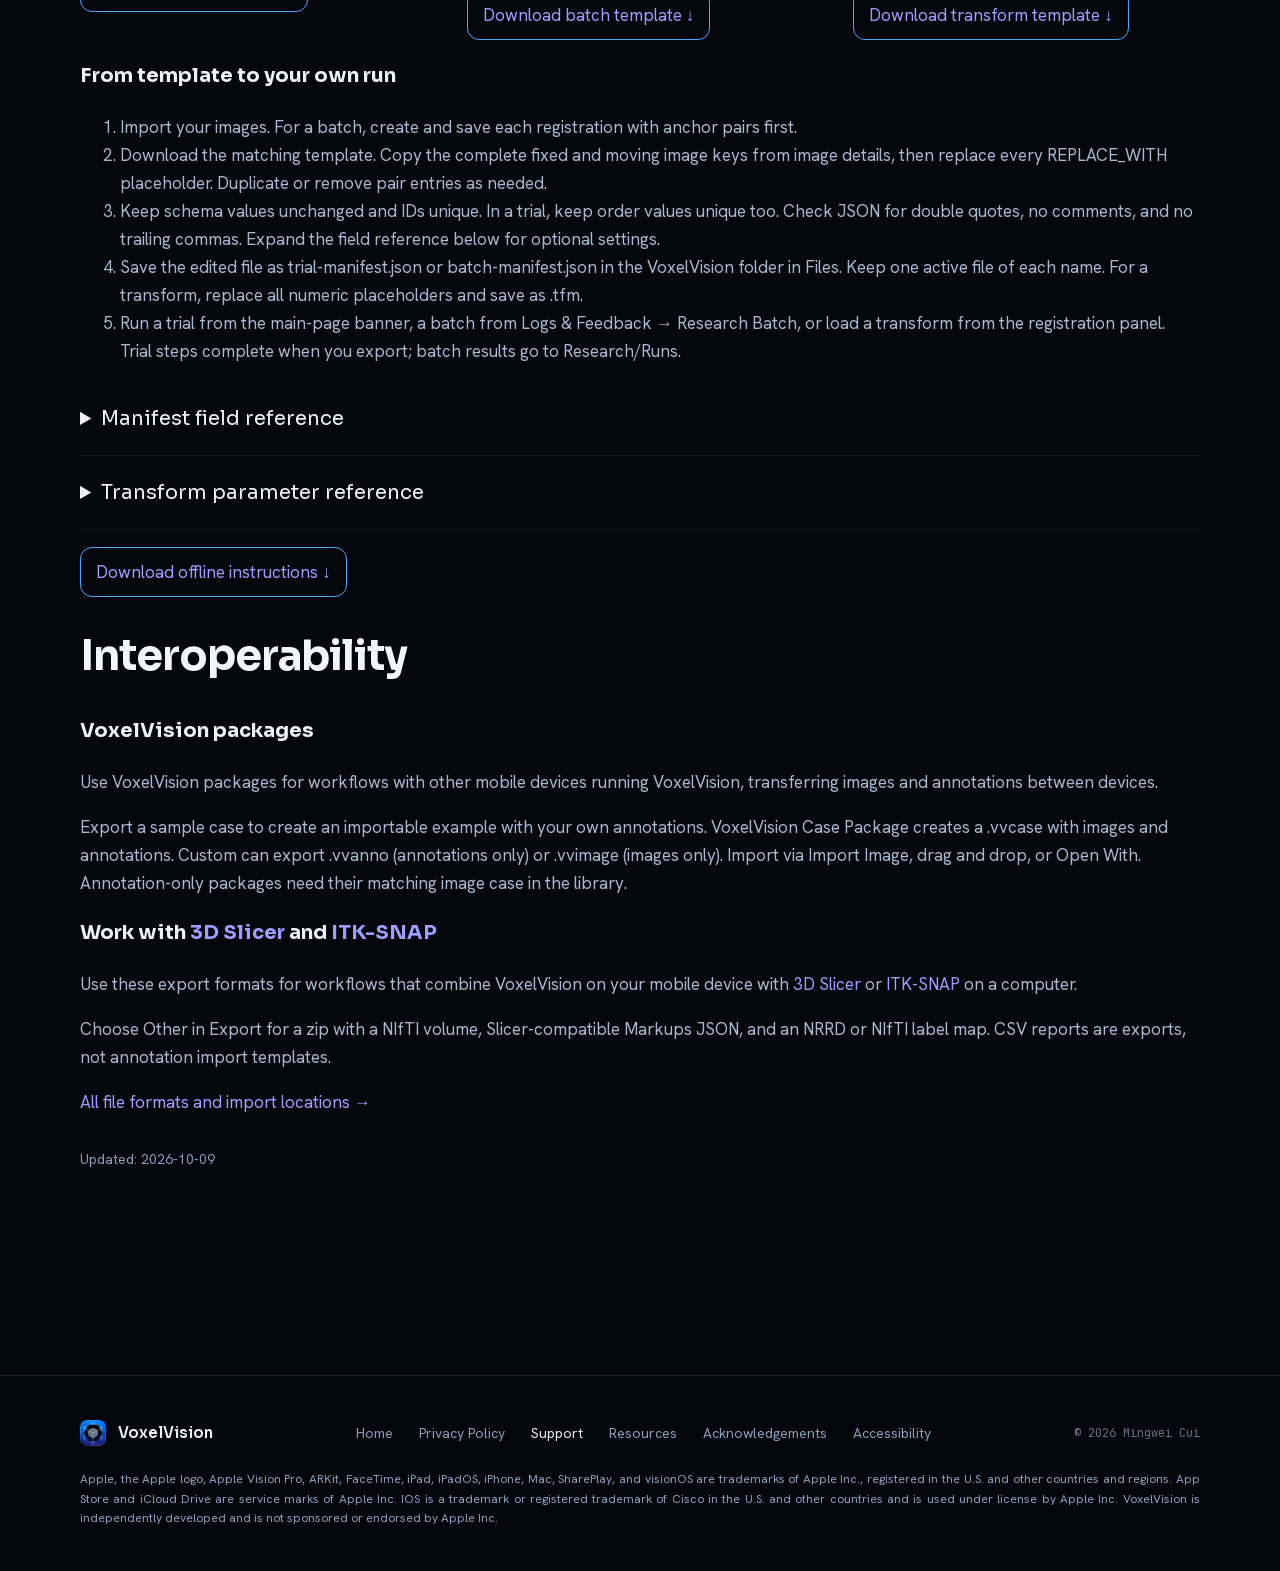
<file: resources/index.html>
<!doctype html>
<html lang="en"><head><meta charset="utf-8"><meta http-equiv="refresh" content="0;url=../resources.html"><title>VoxelVision Resources</title><link rel="canonical" href="https://voxelvision.app/resources.html"></head><body><a href="../resources.html">Open VoxelVision Resources</a></body></html>
</file>
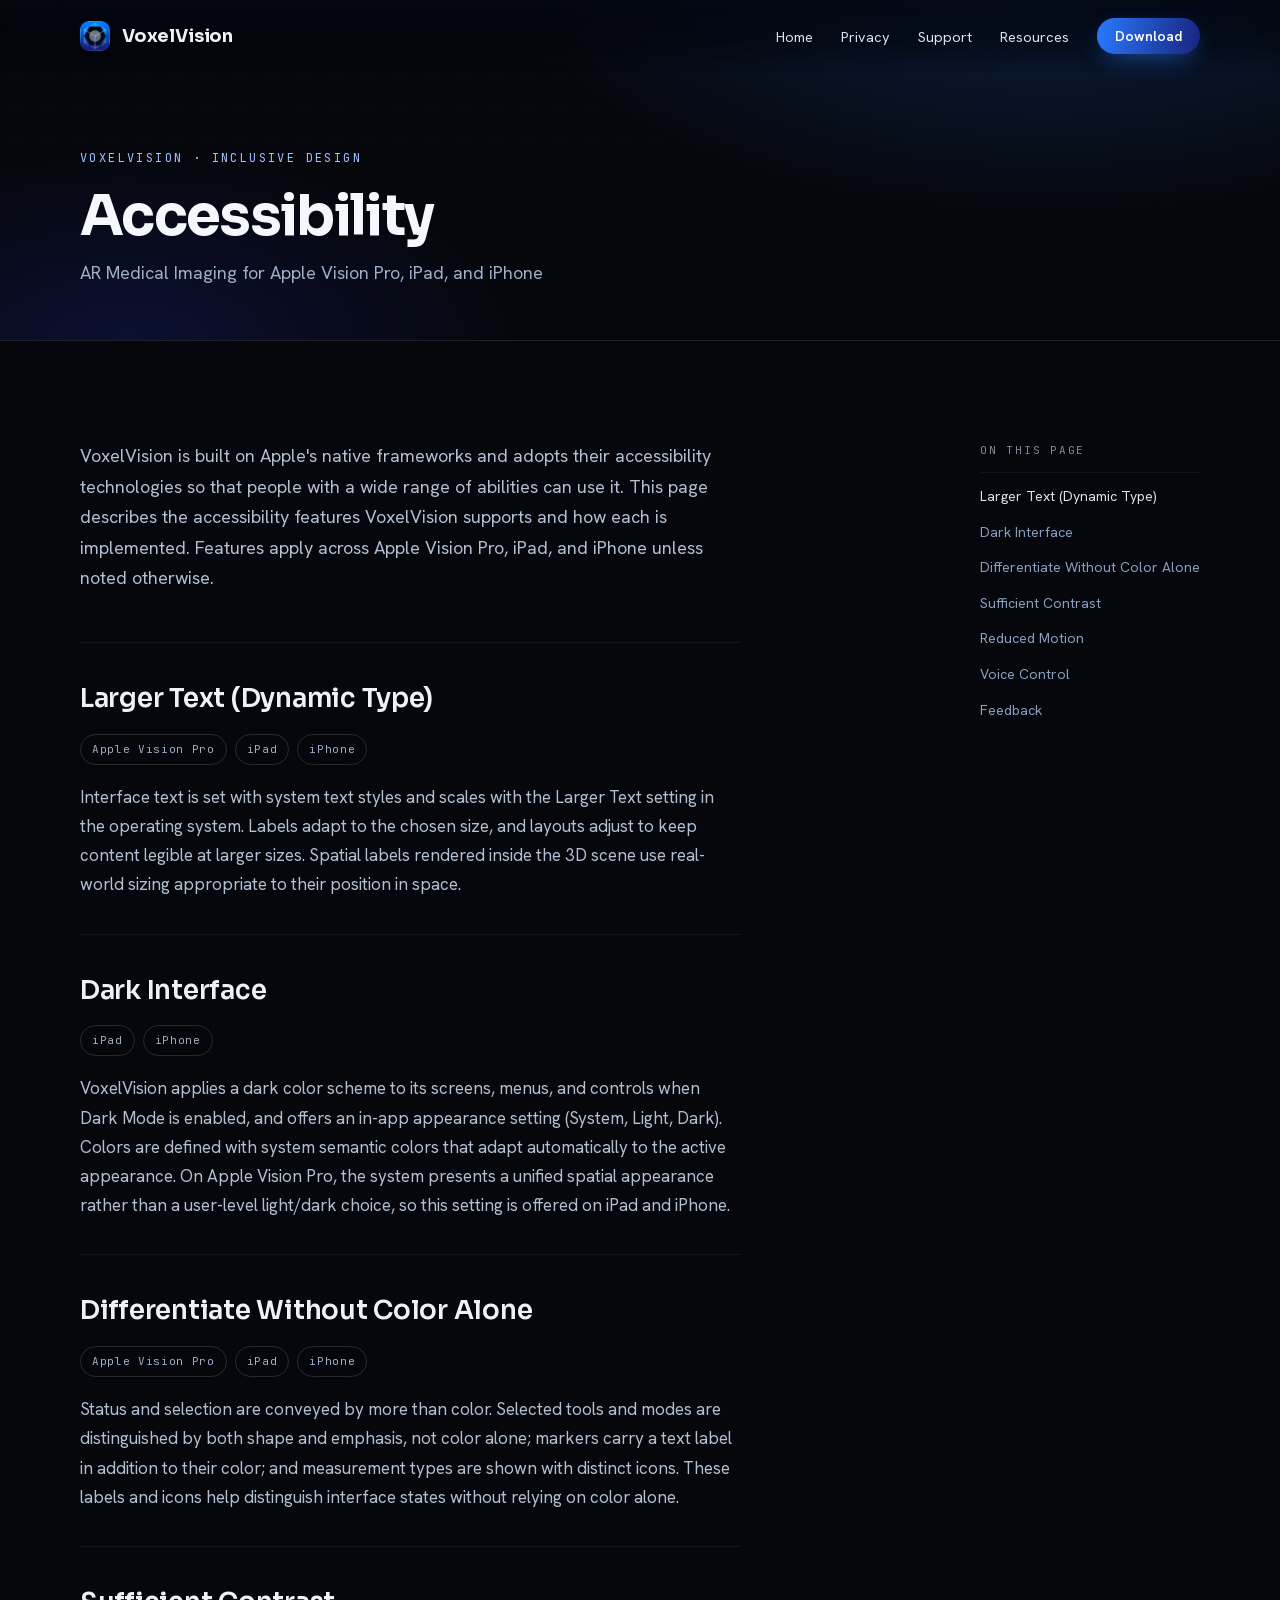
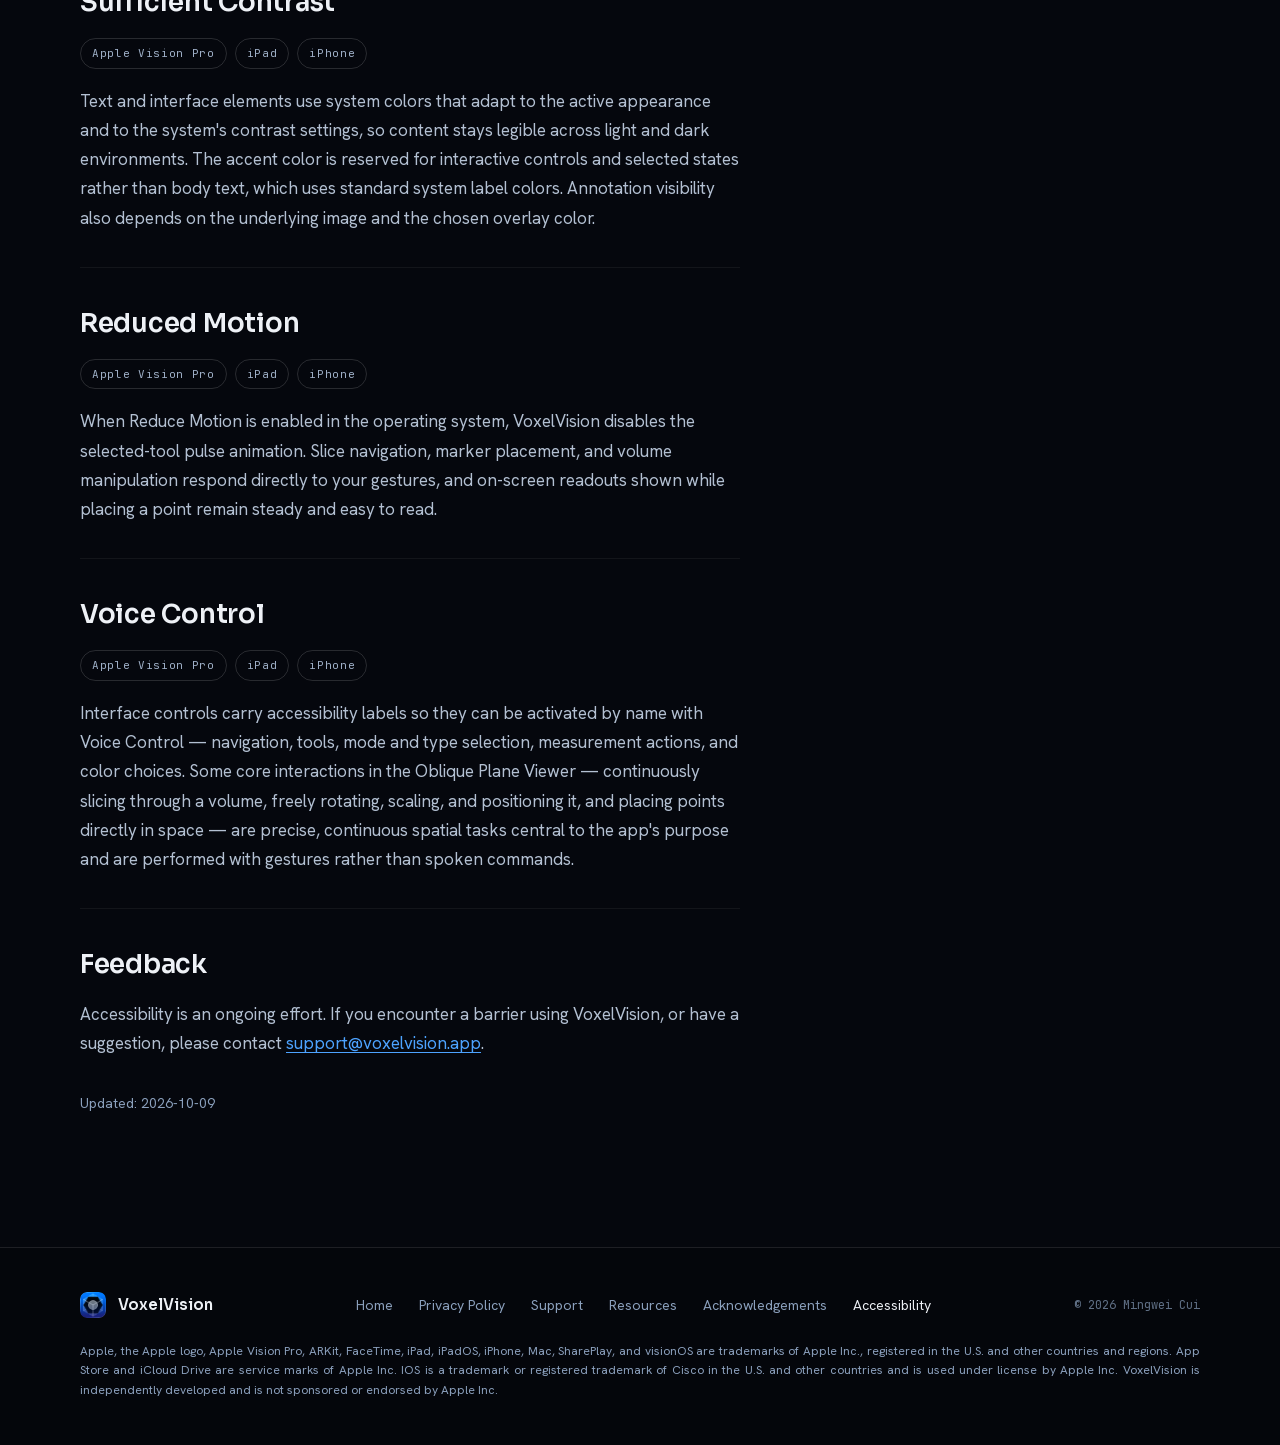
<file: accessibility.html>
<!DOCTYPE html>
<html lang="en">
<head>
<meta charset="utf-8">
<meta name="viewport" content="width=device-width, initial-scale=1">
<meta name="color-scheme" content="dark">
<title>VoxelVision — Accessibility</title>
<meta name="description" content="How VoxelVision supports Apple accessibility features — Dynamic Type, Dark Interface, color-independent differentiation, sufficient contrast, reduced motion, and Voice Control — across Apple Vision Pro, iPad, and iPhone.">
<link rel="canonical" href="https://voxelvision.app/accessibility.html">
<link rel="icon" href="/favicon.ico" sizes="48x48">
<link rel="icon" type="image/png" sizes="128x128" href="assets/favicon-128.png">
<link rel="apple-touch-icon" sizes="180x180" href="/apple-touch-icon.png">
<meta property="og:type" content="website">
<meta property="og:title" content="VoxelVision — Accessibility">
<meta property="og:description" content="How VoxelVision supports Apple accessibility features across Apple Vision Pro, iPad, and iPhone.">
<meta property="og:url" content="https://voxelvision.app/accessibility.html">
<meta property="og:image" content="https://voxelvision.app/assets/og-card.jpg">
<meta property="og:image:type" content="image/jpeg">
<meta property="og:image:width" content="1200">
<meta property="og:image:height" content="630">
<meta property="og:image:alt" content="Two MR brain slices displayed side by side in a room, viewed in VoxelVision.">
<meta name="twitter:card" content="summary_large_image">
<link rel="preload" as="font" type="font/woff2" crossorigin href="assets/fonts/Sora-700-latin.woff2">
<link rel="preload" as="font" type="font/woff2" crossorigin href="assets/fonts/HankenGrotesk-400-latin.woff2">
<link rel="preload" as="font" type="font/woff2" crossorigin href="assets/fonts/JetBrainsMono-400-latin.woff2">
<link rel="stylesheet" href="assets/site.f0312256f0849ab8.css">
<script>
/* Detect browsers that force-darken page colours, so gradient-clipped text can
   fall back to a plain light fill instead of a darkened gradient. */
(function(){
  var done=false,t=null;
  function probe(){
    if(done||!document.body)return;
    var e=document.createElement('div');
    e.style.cssText='position:absolute;width:2px;height:2px;overflow:hidden;pointer-events:none;background-color:#ffffff;';
    document.body.appendChild(e);
    var c=getComputedStyle(e).backgroundColor;
    document.body.removeChild(e);
    if(c!=='rgb(255, 255, 255)'&&c!=='rgba(255, 255, 255, 1)'){done=true;document.documentElement.classList.add('no-gtx');}
  }
  function schedule(){clearTimeout(t);t=setTimeout(probe,120);}
  if(document.readyState==='loading'){document.addEventListener('DOMContentLoaded',probe);}else{probe();}
  setTimeout(probe,600);setTimeout(probe,2500);
  new MutationObserver(schedule).observe(document.head,{childList:true,subtree:true});
})();
</script>
<script src="ct.1b7f0caeabba9b16.js"></script>
<script defer src="assets/site.02d6f2679cba8555.js"></script>
</head>
<body>
<div style="background:#05070d; color:#eef1f6; font-family:'Hanken Grotesk',sans-serif; -webkit-font-smoothing:antialiased;">

  <!-- NAV -->
  <a class="vvskip" href="#main">Skip to main content</a>

  <nav class="vvnav vvnav-sub" aria-label="Primary">
    <span class="vvnav-frost" aria-hidden="true"><i></i><i></i><i></i><i></i></span>
    <a href="index.html" style="display:flex; align-items:center; gap:12px; color:#eef1f6;">
      <img width="128" height="128" src="assets/icon_128.png" alt="VoxelVision" style="width:30px; height:30px; border-radius:9px; display:block;">
      <span style="font-family:'Sora',sans-serif; font-weight:700; font-size:18px; letter-spacing:-.01em;">VoxelVision</span>
    </a>
    <div class="vvlinks" style="display:flex; align-items:center; font-size:14.5px;">
      <details class="vvmenu">
        <summary>Menu</summary>
        <nav class="vvmenu-panel vvglass" aria-label="More pages">
        <a class="vvm-b" href="index.html">Home</a>
        <a class="vvm-b" href="privacy.html">Privacy</a>
        <a class="vvm-b" href="support.html">Support</a>
        <a class="vvm-b" href="resources.html">Resources</a>
        </nav>
      </details>
      <a class="vvnav-b" href="index.html">Home</a>
      <a class="vvnav-b" href="privacy.html">Privacy</a>
      <a class="vvnav-b" href="support.html">Support</a>
      <a class="vvnav-b" href="resources.html">Resources</a>
      <a class="vvcta" href="https://apps.apple.com/app/voxelvision/id6762214194?pt=127449969&ct=landing&mt=8" style="color:#fff; background:linear-gradient(100deg,#2979FF,#1A237E); padding:9px 18px; border-radius:999px; font-weight:600; font-size:14px; box-shadow:0 8px 24px -8px rgba(41,121,255,.7);" aria-label="Download VoxelVision on the App Store"><svg class="vvcta-ico" width="17" height="17" viewBox="0 0 24 24" fill="none" stroke="currentColor" stroke-width="2.2" stroke-linecap="round" stroke-linejoin="round" aria-hidden="true"><path d="M12 3v11"/><path d="M7.5 10l4.5 4.5 4.5-4.5"/><path d="M4.5 20h15"/></svg><span class="vvcta-txt">Download</span></a>
    </div>
  </nav>

  <!-- HERO BAND -->
  <header class="vvsubhead" style="position:relative; overflow:hidden; border-bottom:1px solid var(--vv-rule);">
    <div style="position:absolute; inset:0; background:radial-gradient(70% 120% at 82% -10%, rgba(41,121,255,.22), transparent 60%), radial-gradient(50% 90% at 10% 100%, rgba(26,35,126,.32), transparent 60%);"></div>
    <div style="position:absolute; inset:0; background-image:radial-gradient(rgba(120,170,255,.12) 1px, transparent 1.5px); background-size:32px 32px; opacity:.5; mask-image:linear-gradient(180deg,#000,transparent);"></div>
    <div class="vvsubhead-in" style="position:relative; max-width:var(--vv-max); margin:0 auto; padding:78px var(--vv-gut) 56px;">
      <div style="font-family:'JetBrains Mono',monospace; font-size:12px; letter-spacing:.2em; text-transform:uppercase; color:#9dc2ff; margin-bottom:22px;">VoxelVision · Inclusive design</div>
      <h1 style="font-family:'Sora',sans-serif; font-size:clamp(34px,8vw,56px); line-height:1.02; letter-spacing:-.03em; font-weight:700; margin:0 0 16px; color:#f4f7fc;">Accessibility</h1>
      <p style="font-size:18px; color:#9fb0c8; margin:0;">AR Medical Imaging for Apple Vision Pro, iPad, and iPhone</p>
    </div>
  </header>

  <main id="main" class="vvbody" style="max-width:var(--vv-max); margin:0 auto; padding:0 var(--vv-gut); font-size:17px; line-height:1.72; color:#b3c0d2;">    <details class="vvtoc" open>
      <summary aria-label="On this page"><svg class="vvtoc-ico" width="17" height="17" viewBox="0 0 24 24" fill="none" stroke="currentColor" stroke-width="2" stroke-linecap="round" aria-hidden="true"><path d="M4 6h16"/><path d="M4 12h11"/><path d="M4 18h7"/></svg><span class="vvtoc-txt">On this page</span></summary>
      <nav aria-label="On this page">
        <div class="vvtoc-label">On this page</div>
        <div class="vvtoc-list">
        <a href="#larger-text-dynamic-type">Larger Text (Dynamic Type)</a>
        <a href="#dark-interface">Dark Interface</a>
        <a href="#differentiate-without-color-alone">Differentiate Without Color Alone</a>
        <a href="#sufficient-contrast">Sufficient Contrast</a>
        <a href="#reduced-motion">Reduced Motion</a>
        <a href="#voice-control">Voice Control</a>
        <a href="#feedback">Feedback</a>
        </div>
      </nav>
    </details>

    <div class="vvdoc">

    <p style="margin:0 0 48px; font-size:18px; line-height:1.7;">VoxelVision is built on Apple's native frameworks and adopts their accessibility technologies so that people with a wide range of abilities can use it. This page describes the accessibility features VoxelVision supports and how each is implemented. Features apply across Apple Vision Pro, iPad, and iPhone unless noted otherwise.</p>

    <!-- Feature -->
    <div style="border-top:1px solid var(--vv-rule-soft); padding:34px 0;">
      <h2 id="larger-text-dynamic-type" style="font-family:'Sora',sans-serif; font-size:26px; font-weight:600; letter-spacing:-.01em; color:#eef1f6; margin:0 0 12px;">Larger Text (Dynamic Type)</h2>
      <div style="display:flex; flex-wrap:wrap; gap:8px; margin-bottom:18px;">
        <span style="font-family:'JetBrains Mono',monospace; font-size:11px; letter-spacing:.06em; padding:5px 11px; border:1px solid rgba(255,255,255,.14); border-radius:999px; color:#9fb0c8;">Apple Vision Pro</span>
        <span style="font-family:'JetBrains Mono',monospace; font-size:11px; letter-spacing:.06em; padding:5px 11px; border:1px solid rgba(255,255,255,.14); border-radius:999px; color:#9fb0c8;">iPad</span>
        <span style="font-family:'JetBrains Mono',monospace; font-size:11px; letter-spacing:.06em; padding:5px 11px; border:1px solid rgba(255,255,255,.14); border-radius:999px; color:#9fb0c8;">iPhone</span>
      </div>
      <p style="margin:0;">Interface text is set with system text styles and scales with the Larger Text setting in the operating system. Labels adapt to the chosen size, and layouts adjust to keep content legible at larger sizes. Spatial labels rendered inside the 3D scene use real-world sizing appropriate to their position in space.</p>
    </div>

    <div style="border-top:1px solid var(--vv-rule-soft); padding:34px 0;">
      <h2 id="dark-interface" style="font-family:'Sora',sans-serif; font-size:26px; font-weight:600; letter-spacing:-.01em; color:#eef1f6; margin:0 0 12px;">Dark Interface</h2>
      <div style="display:flex; flex-wrap:wrap; gap:8px; margin-bottom:18px;">
        <span style="font-family:'JetBrains Mono',monospace; font-size:11px; letter-spacing:.06em; padding:5px 11px; border:1px solid rgba(255,255,255,.14); border-radius:999px; color:#9fb0c8;">iPad</span>
        <span style="font-family:'JetBrains Mono',monospace; font-size:11px; letter-spacing:.06em; padding:5px 11px; border:1px solid rgba(255,255,255,.14); border-radius:999px; color:#9fb0c8;">iPhone</span>
      </div>
      <p style="margin:0;">VoxelVision applies a dark color scheme to its screens, menus, and controls when Dark Mode is enabled, and offers an in-app appearance setting (System, Light, Dark). Colors are defined with system semantic colors that adapt automatically to the active appearance. On Apple Vision Pro, the system presents a unified spatial appearance rather than a user-level light/dark choice, so this setting is offered on iPad and iPhone.</p>
    </div>

    <div style="border-top:1px solid var(--vv-rule-soft); padding:34px 0;">
      <h2 id="differentiate-without-color-alone" style="font-family:'Sora',sans-serif; font-size:26px; font-weight:600; letter-spacing:-.01em; color:#eef1f6; margin:0 0 12px;">Differentiate Without Color Alone</h2>
      <div style="display:flex; flex-wrap:wrap; gap:8px; margin-bottom:18px;">
        <span style="font-family:'JetBrains Mono',monospace; font-size:11px; letter-spacing:.06em; padding:5px 11px; border:1px solid rgba(255,255,255,.14); border-radius:999px; color:#9fb0c8;">Apple Vision Pro</span>
        <span style="font-family:'JetBrains Mono',monospace; font-size:11px; letter-spacing:.06em; padding:5px 11px; border:1px solid rgba(255,255,255,.14); border-radius:999px; color:#9fb0c8;">iPad</span>
        <span style="font-family:'JetBrains Mono',monospace; font-size:11px; letter-spacing:.06em; padding:5px 11px; border:1px solid rgba(255,255,255,.14); border-radius:999px; color:#9fb0c8;">iPhone</span>
      </div>
      <p style="margin:0;">Status and selection are conveyed by more than color. Selected tools and modes are distinguished by both shape and emphasis, not color alone; markers carry a text label in addition to their color; and measurement types are shown with distinct icons. These labels and icons help distinguish interface states without relying on color alone.</p>
    </div>

    <div style="border-top:1px solid var(--vv-rule-soft); padding:34px 0;">
      <h2 id="sufficient-contrast" style="font-family:'Sora',sans-serif; font-size:26px; font-weight:600; letter-spacing:-.01em; color:#eef1f6; margin:0 0 12px;">Sufficient Contrast</h2>
      <div style="display:flex; flex-wrap:wrap; gap:8px; margin-bottom:18px;">
        <span style="font-family:'JetBrains Mono',monospace; font-size:11px; letter-spacing:.06em; padding:5px 11px; border:1px solid rgba(255,255,255,.14); border-radius:999px; color:#9fb0c8;">Apple Vision Pro</span>
        <span style="font-family:'JetBrains Mono',monospace; font-size:11px; letter-spacing:.06em; padding:5px 11px; border:1px solid rgba(255,255,255,.14); border-radius:999px; color:#9fb0c8;">iPad</span>
        <span style="font-family:'JetBrains Mono',monospace; font-size:11px; letter-spacing:.06em; padding:5px 11px; border:1px solid rgba(255,255,255,.14); border-radius:999px; color:#9fb0c8;">iPhone</span>
      </div>
      <p style="margin:0;">Text and interface elements use system colors that adapt to the active appearance and to the system's contrast settings, so content stays legible across light and dark environments. The accent color is reserved for interactive controls and selected states rather than body text, which uses standard system label colors. Annotation visibility also depends on the underlying image and the chosen overlay color.</p>
    </div>

    <div style="border-top:1px solid var(--vv-rule-soft); padding:34px 0;">
      <h2 id="reduced-motion" style="font-family:'Sora',sans-serif; font-size:26px; font-weight:600; letter-spacing:-.01em; color:#eef1f6; margin:0 0 12px;">Reduced Motion</h2>
      <div style="display:flex; flex-wrap:wrap; gap:8px; margin-bottom:18px;">
        <span style="font-family:'JetBrains Mono',monospace; font-size:11px; letter-spacing:.06em; padding:5px 11px; border:1px solid rgba(255,255,255,.14); border-radius:999px; color:#9fb0c8;">Apple Vision Pro</span>
        <span style="font-family:'JetBrains Mono',monospace; font-size:11px; letter-spacing:.06em; padding:5px 11px; border:1px solid rgba(255,255,255,.14); border-radius:999px; color:#9fb0c8;">iPad</span>
        <span style="font-family:'JetBrains Mono',monospace; font-size:11px; letter-spacing:.06em; padding:5px 11px; border:1px solid rgba(255,255,255,.14); border-radius:999px; color:#9fb0c8;">iPhone</span>
      </div>
      <p style="margin:0;">When Reduce Motion is enabled in the operating system, VoxelVision disables the selected-tool pulse animation. Slice navigation, marker placement, and volume manipulation respond directly to your gestures, and on-screen readouts shown while placing a point remain steady and easy to read.</p>
    </div>

    <div style="border-top:1px solid var(--vv-rule-soft); padding:34px 0;">
      <h2 id="voice-control" style="font-family:'Sora',sans-serif; font-size:26px; font-weight:600; letter-spacing:-.01em; color:#eef1f6; margin:0 0 12px;">Voice Control</h2>
      <div style="display:flex; flex-wrap:wrap; gap:8px; margin-bottom:18px;">
        <span style="font-family:'JetBrains Mono',monospace; font-size:11px; letter-spacing:.06em; padding:5px 11px; border:1px solid rgba(255,255,255,.14); border-radius:999px; color:#9fb0c8;">Apple Vision Pro</span>
        <span style="font-family:'JetBrains Mono',monospace; font-size:11px; letter-spacing:.06em; padding:5px 11px; border:1px solid rgba(255,255,255,.14); border-radius:999px; color:#9fb0c8;">iPad</span>
        <span style="font-family:'JetBrains Mono',monospace; font-size:11px; letter-spacing:.06em; padding:5px 11px; border:1px solid rgba(255,255,255,.14); border-radius:999px; color:#9fb0c8;">iPhone</span>
      </div>
      <p style="margin:0;">Interface controls carry accessibility labels so they can be activated by name with Voice Control — navigation, tools, mode and type selection, measurement actions, and color choices. Some core interactions in the Oblique Plane Viewer — continuously slicing through a volume, freely rotating, scaling, and positioning it, and placing points directly in space — are precise, continuous spatial tasks central to the app's purpose and are performed with gestures rather than spoken commands.</p>
    </div>

    <div style="border-top:1px solid var(--vv-rule-soft); padding:34px 0 0;">
      <h2 id="feedback" style="font-family:'Sora',sans-serif; font-size:26px; font-weight:600; letter-spacing:-.01em; color:#eef1f6; margin:0 0 12px;">Feedback</h2>
      <p style="margin:0;">Accessibility is an ongoing effort. If you encounter a barrier using VoxelVision, or have a suggestion, please contact <a href="mailto:support@voxelvision.app">support@voxelvision.app</a>.</p>
    </div>

    <p style="margin:32px 0; font-size:14px; color:#8ba0bd;">Updated: <time datetime="2026-10-09">2026-10-09</time></p>
  </div>
</main>

  <!-- FOOTER -->
  <footer class="vvfoot" style="border-top:1px solid var(--vv-rule); padding-block:44px; background:#04060b;">
    <div style="max-width:1200px; margin:0 auto; display:flex; align-items:center; justify-content:space-between; flex-wrap:wrap; gap:20px;">
      <a href="index.html" style="display:flex; align-items:center; gap:12px; color:#eef1f6;">
        <img width="128" height="128" src="assets/icon_128.png" alt="VoxelVision" style="width:26px; height:26px; border-radius:7px; display:block;">
        <span style="font-family:'Sora',sans-serif; font-weight:600; font-size:15px;">VoxelVision</span>
      </a>
      <div style="display:flex; gap:26px; font-size:14px; color:#8ba0bd; flex-wrap:wrap;">
        <a href="index.html" style="color:#8ba0bd;">Home</a>
        <a href="privacy.html" style="color:#8ba0bd;">Privacy Policy</a>
        <a href="support.html" style="color:#8ba0bd;">Support</a>
        <a href="resources.html" style="color:#8ba0bd;">Resources</a>
        <a href="acknowledgements.html" style="color:#8ba0bd;">Acknowledgements</a>
        <a href="accessibility.html" style="color:#eef1f6;">Accessibility</a>
      </div>
      <span style="font-family:'JetBrains Mono',monospace; font-size:12px; color:#5f6f85;">© 2026 Mingwei Cui</span>
    </div>
    <p class="vvfoot-legal">Apple, the Apple logo, Apple Vision Pro, ARKit, FaceTime, iPad, iPadOS, iPhone, Mac, SharePlay, and visionOS are trademarks of Apple Inc., registered in the U.S. and other countries and regions. App Store and iCloud Drive are service marks of Apple Inc. IOS is a trademark or registered trademark of Cisco in the U.S. and other countries and is used under license by Apple Inc. VoxelVision is independently developed and is not sponsored or endorsed by Apple Inc.</p>
  </footer>

</div>
</body>
</html>
</file>
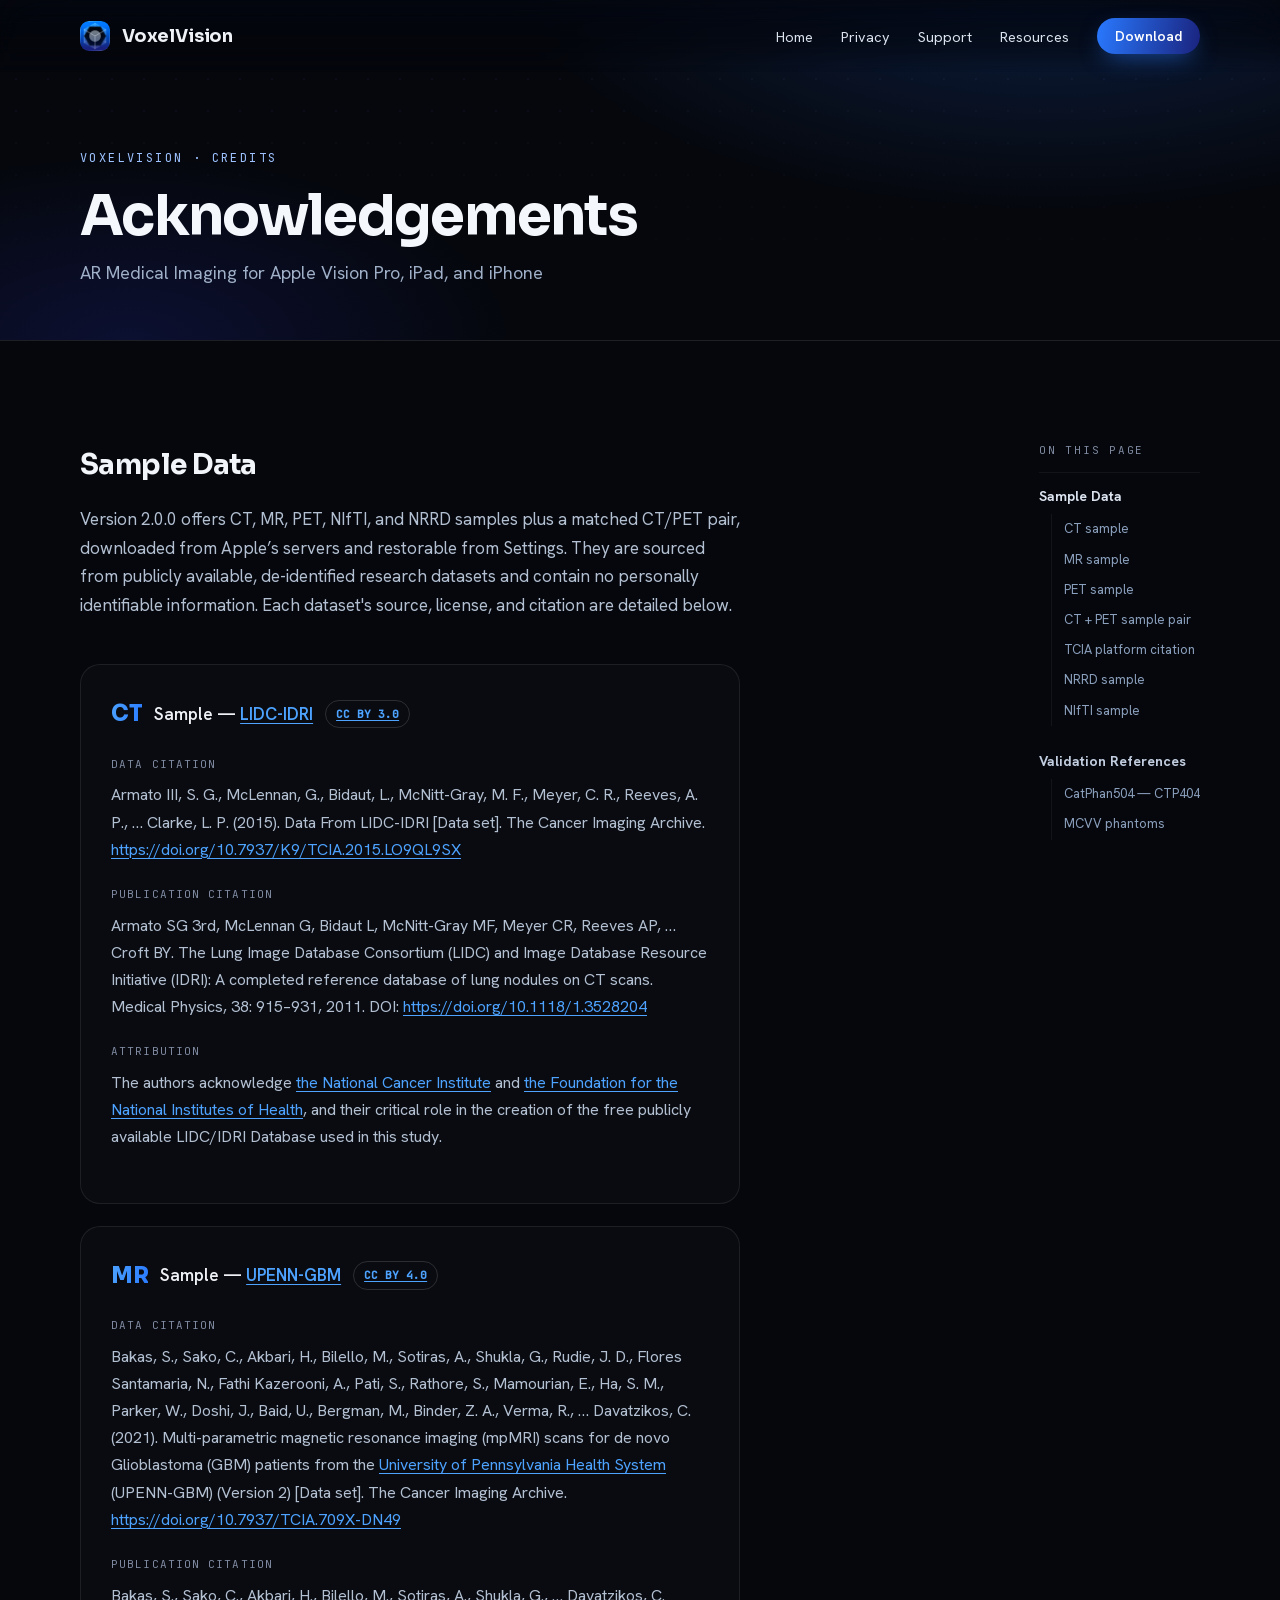
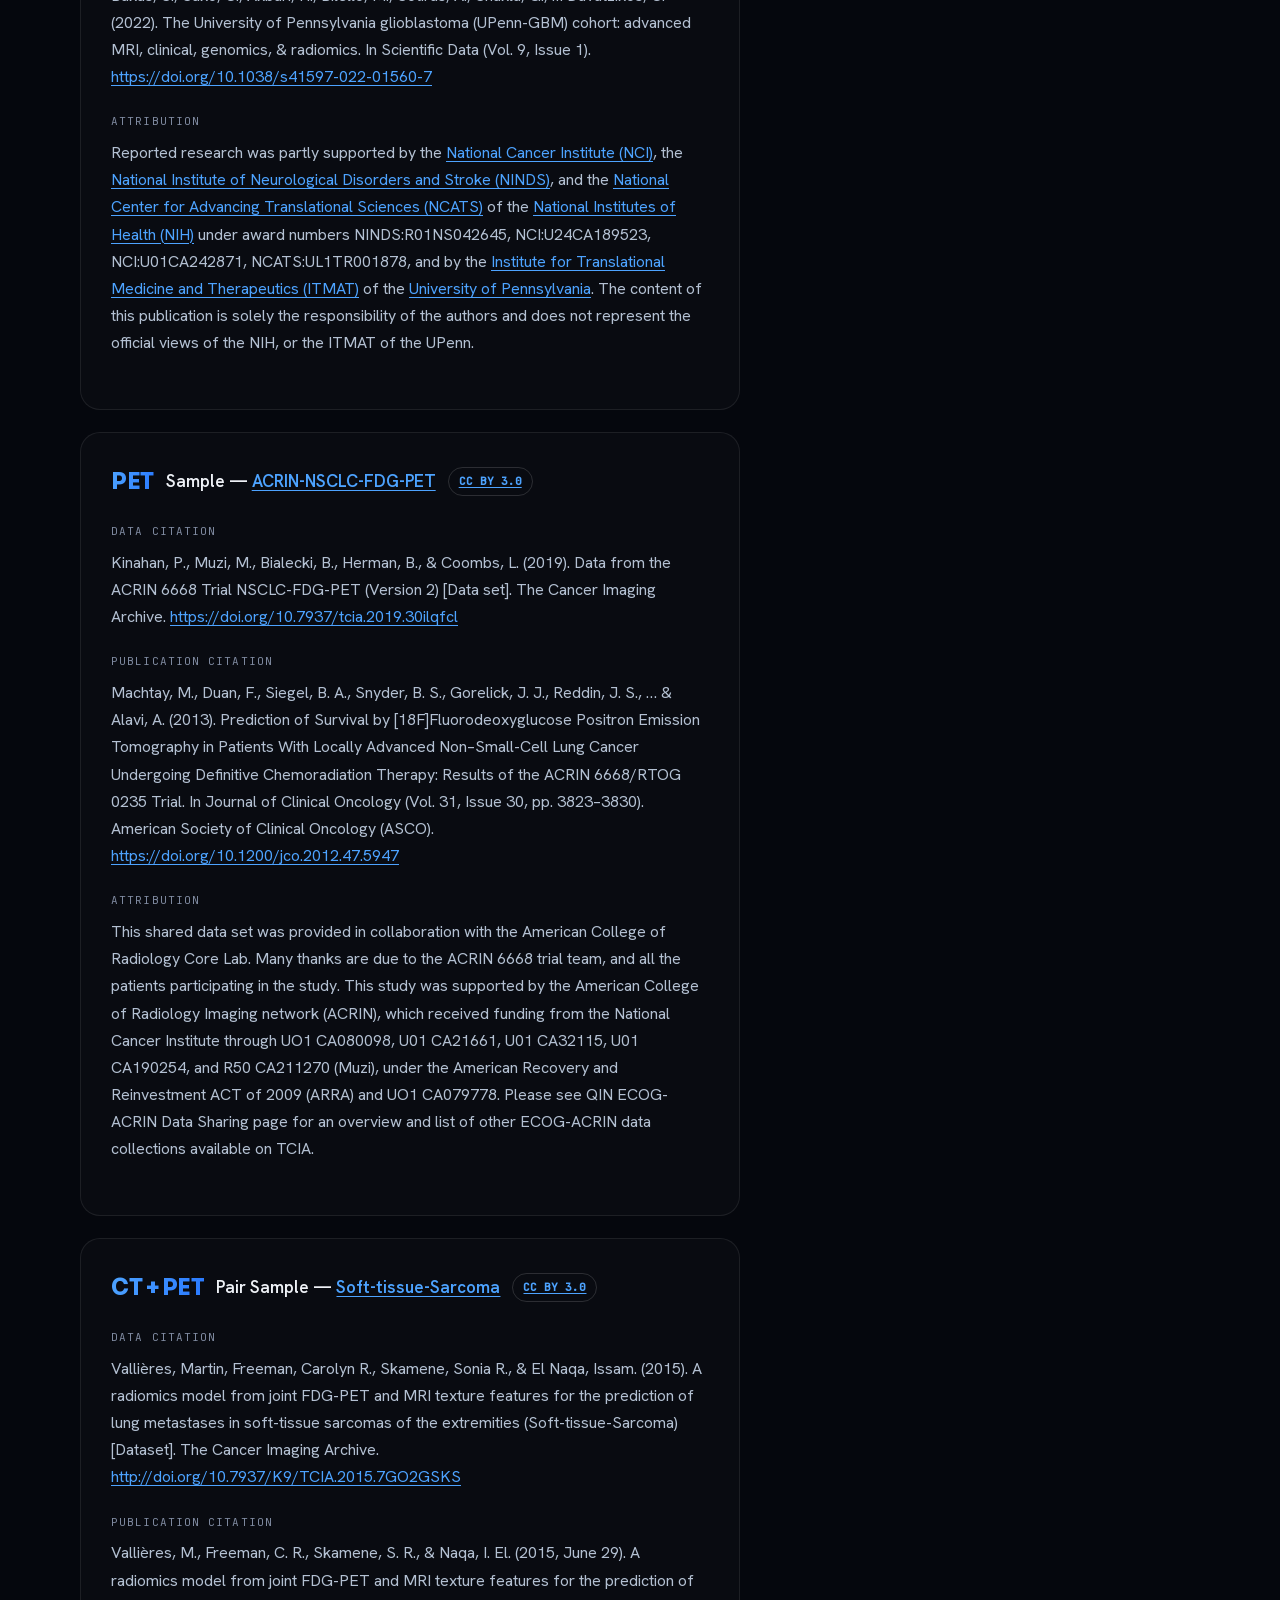
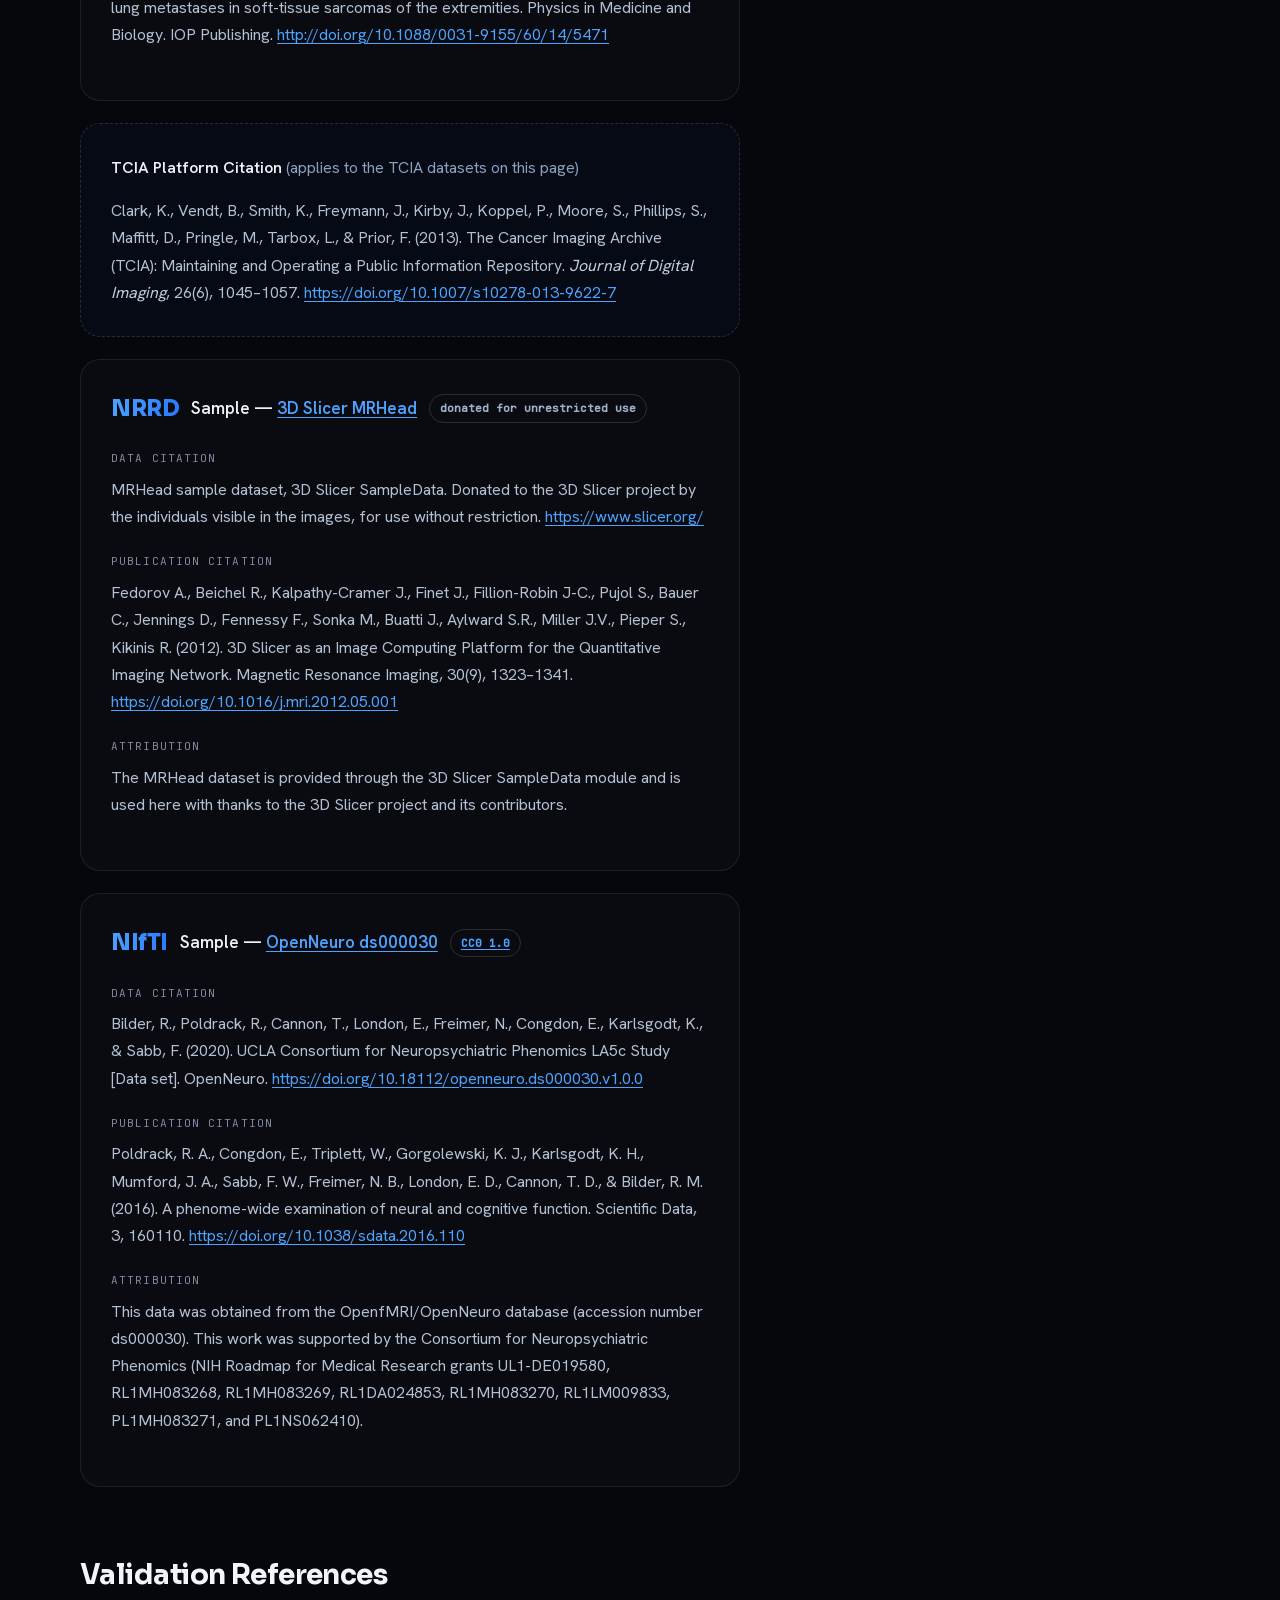
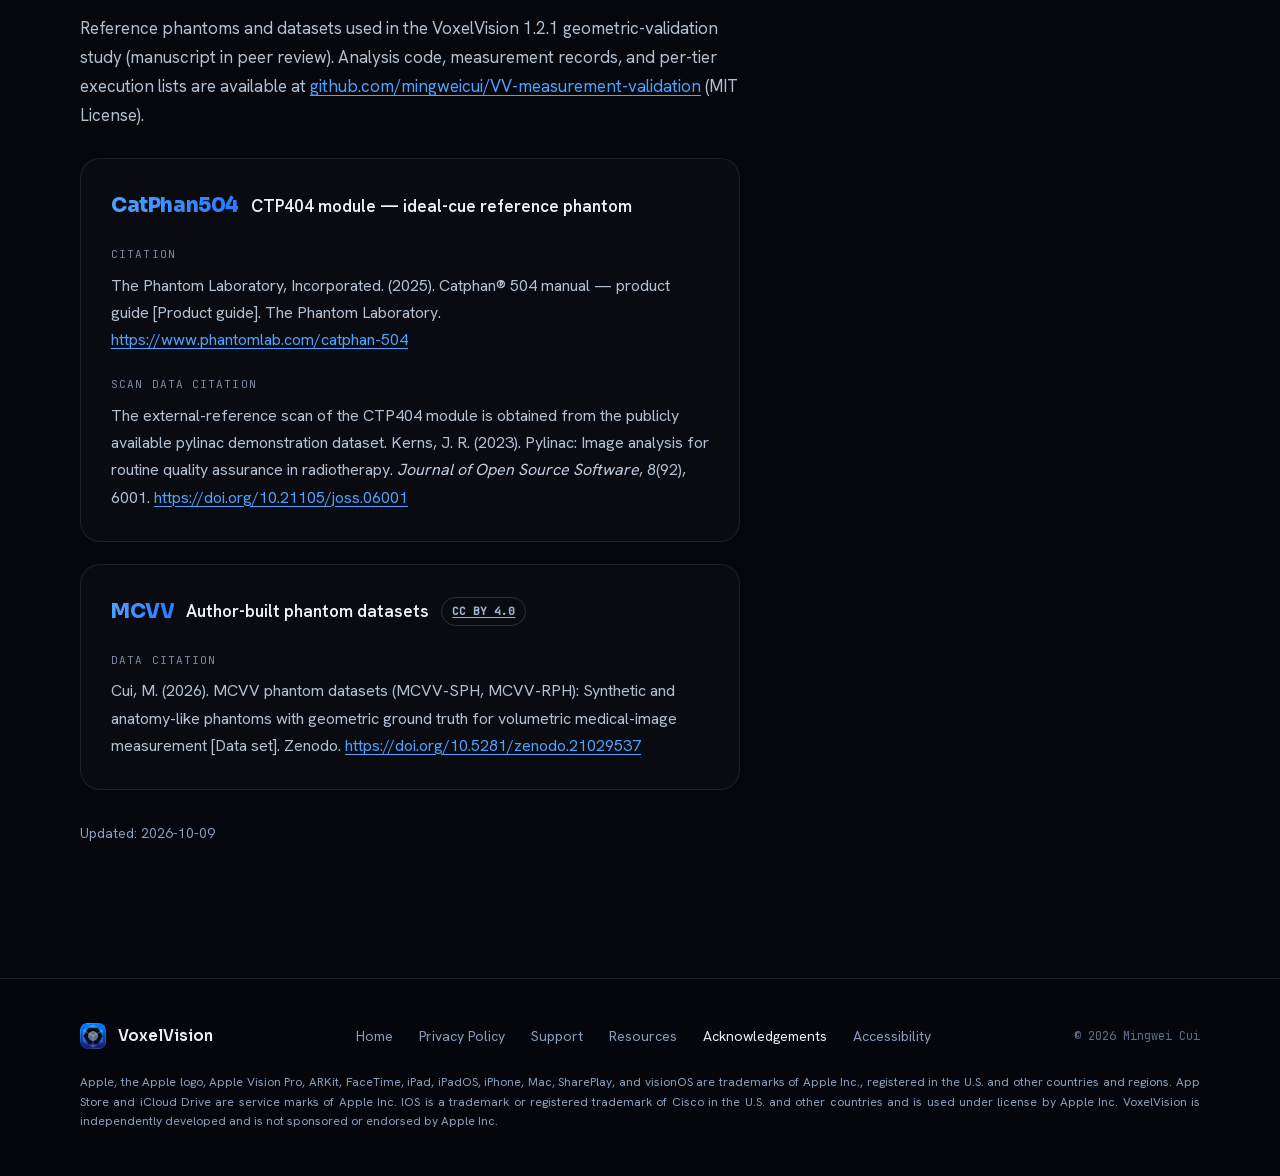
<file: acknowledgements.html>
<!DOCTYPE html>
<html lang="en">
<head>
<meta charset="utf-8">
<meta name="viewport" content="width=device-width, initial-scale=1">
<meta name="color-scheme" content="dark">
<title>VoxelVision — Acknowledgements</title>
<meta name="description" content="Acknowledgements and data citations for sample images included with VoxelVision — sourced from publicly available, de-identified research datasets.">
<link rel="canonical" href="https://voxelvision.app/acknowledgements.html">
<link rel="icon" href="/favicon.ico" sizes="48x48">
<link rel="icon" type="image/png" sizes="128x128" href="assets/favicon-128.png">
<link rel="apple-touch-icon" sizes="180x180" href="/apple-touch-icon.png">
<meta property="og:type" content="website">
<meta property="og:title" content="VoxelVision — Acknowledgements">
<meta property="og:description" content="Acknowledgements and data citations for sample images included with VoxelVision — sourced from publicly available, de-identified research datasets.">
<meta property="og:url" content="https://voxelvision.app/acknowledgements.html">
<meta property="og:image" content="https://voxelvision.app/assets/og-card.jpg">
<meta property="og:image:type" content="image/jpeg">
<meta property="og:image:width" content="1200">
<meta property="og:image:height" content="630">
<meta property="og:image:alt" content="Two MR brain slices displayed side by side in a room, viewed in VoxelVision.">
<meta name="twitter:card" content="summary_large_image">
<link rel="preload" as="font" type="font/woff2" crossorigin href="assets/fonts/Sora-800-latin.woff2">
<link rel="preload" as="font" type="font/woff2" crossorigin href="assets/fonts/Sora-700-latin.woff2">
<link rel="preload" as="font" type="font/woff2" crossorigin href="assets/fonts/HankenGrotesk-400-latin.woff2">
<link rel="preload" as="font" type="font/woff2" crossorigin href="assets/fonts/JetBrainsMono-400-latin.woff2">
<link rel="stylesheet" href="assets/site.f0312256f0849ab8.css">
<script>
/* Detect browsers that force-darken page colours, so gradient-clipped text can
   fall back to a plain light fill instead of a darkened gradient. */
(function(){
  var done=false,t=null;
  function probe(){
    if(done||!document.body)return;
    var e=document.createElement('div');
    e.style.cssText='position:absolute;width:2px;height:2px;overflow:hidden;pointer-events:none;background-color:#ffffff;';
    document.body.appendChild(e);
    var c=getComputedStyle(e).backgroundColor;
    document.body.removeChild(e);
    if(c!=='rgb(255, 255, 255)'&&c!=='rgba(255, 255, 255, 1)'){done=true;document.documentElement.classList.add('no-gtx');}
  }
  function schedule(){clearTimeout(t);t=setTimeout(probe,120);}
  if(document.readyState==='loading'){document.addEventListener('DOMContentLoaded',probe);}else{probe();}
  setTimeout(probe,600);setTimeout(probe,2500);
  new MutationObserver(schedule).observe(document.head,{childList:true,subtree:true});
})();
</script>
<script src="ct.1b7f0caeabba9b16.js"></script>
<script defer src="assets/site.02d6f2679cba8555.js"></script>
</head>
<body>
<div style="background:#05070d; color:#eef1f6; font-family:'Hanken Grotesk',sans-serif; -webkit-font-smoothing:antialiased;">

  <!-- NAV -->
  <a class="vvskip" href="#main">Skip to main content</a>

  <nav class="vvnav vvnav-sub" aria-label="Primary">
    <span class="vvnav-frost" aria-hidden="true"><i></i><i></i><i></i><i></i></span>
    <a href="index.html" style="display:flex; align-items:center; gap:12px; color:#eef1f6;">
      <img width="128" height="128" src="assets/icon_128.png" alt="VoxelVision" style="width:30px; height:30px; border-radius:9px; display:block;">
      <span style="font-family:'Sora',sans-serif; font-weight:700; font-size:18px; letter-spacing:-.01em;">VoxelVision</span>
    </a>
    <div class="vvlinks" style="display:flex; align-items:center; font-size:14.5px;">
      <details class="vvmenu">
        <summary>Menu</summary>
        <nav class="vvmenu-panel vvglass" aria-label="More pages">
        <a class="vvm-b" href="index.html">Home</a>
        <a class="vvm-b" href="privacy.html">Privacy</a>
        <a class="vvm-b" href="support.html">Support</a>
        <a class="vvm-b" href="resources.html">Resources</a>
        </nav>
      </details>
      <a class="vvnav-b" href="index.html">Home</a>
      <a class="vvnav-b" href="privacy.html">Privacy</a>
      <a class="vvnav-b" href="support.html">Support</a>
      <a class="vvnav-b" href="resources.html">Resources</a>
      <a class="vvcta" href="https://apps.apple.com/app/voxelvision/id6762214194?pt=127449969&ct=landing&mt=8" style="color:#fff; background:linear-gradient(100deg,#2979FF,#1A237E); padding:9px 18px; border-radius:999px; font-weight:600; font-size:14px; box-shadow:0 8px 24px -8px rgba(41,121,255,.7);" aria-label="Download VoxelVision on the App Store"><svg class="vvcta-ico" width="17" height="17" viewBox="0 0 24 24" fill="none" stroke="currentColor" stroke-width="2.2" stroke-linecap="round" stroke-linejoin="round" aria-hidden="true"><path d="M12 3v11"/><path d="M7.5 10l4.5 4.5 4.5-4.5"/><path d="M4.5 20h15"/></svg><span class="vvcta-txt">Download</span></a>
    </div>
  </nav>

  <!-- HERO BAND -->
  <header class="vvsubhead" style="position:relative; overflow:hidden; border-bottom:1px solid var(--vv-rule);">
    <div style="position:absolute; inset:0; background:radial-gradient(70% 120% at 82% -10%, rgba(41,121,255,.22), transparent 60%), radial-gradient(50% 90% at 10% 100%, rgba(26,35,126,.32), transparent 60%);"></div>
    <div style="position:absolute; inset:0; background-image:radial-gradient(rgba(120,170,255,.12) 1px, transparent 1.5px); background-size:32px 32px; opacity:.5; mask-image:linear-gradient(180deg,#000,transparent);"></div>
    <div class="vvsubhead-in" style="position:relative; max-width:var(--vv-max); margin:0 auto; padding:78px var(--vv-gut) 56px;">
      <div style="font-family:'JetBrains Mono',monospace; font-size:12px; letter-spacing:.2em; text-transform:uppercase; color:#9dc2ff; margin-bottom:22px;">VoxelVision · Credits</div>
      <h1 style="font-family:'Sora',sans-serif; font-size:clamp(34px,8vw,56px); line-height:1.02; letter-spacing:-.03em; font-weight:700; margin:0 0 16px; color:#f4f7fc;">Acknowledgements</h1>
      <p style="font-size:18px; color:#9fb0c8; margin:0;">AR Medical Imaging for Apple Vision Pro, iPad, and iPhone</p>
    </div>
  </header>

  <main id="main" class="vvbody" style="max-width:var(--vv-max); margin:0 auto; padding:0 var(--vv-gut); font-size:16px; line-height:1.7; color:#b3c0d2;">    <details class="vvtoc" open>
      <summary aria-label="On this page"><svg class="vvtoc-ico" width="17" height="17" viewBox="0 0 24 24" fill="none" stroke="currentColor" stroke-width="2" stroke-linecap="round" aria-hidden="true"><path d="M4 6h16"/><path d="M4 12h11"/><path d="M4 18h7"/></svg><span class="vvtoc-txt">On this page</span></summary>
      <nav aria-label="On this page">
        <div class="vvtoc-label">On this page</div>
        <ul class="vvtoc-list vvtoc-tree">
          <li><a class="vvtoc-section" href="#sample-data">Sample Data</a><ul>
            <li><a href="#dataset-ct">CT sample</a></li>
            <li><a href="#dataset-mr">MR sample</a></li>
            <li><a href="#dataset-pet">PET sample</a></li>
            <li><a href="#dataset-ct-pet">CT + PET sample pair</a></li>
            <li><a href="#tcia-platform">TCIA platform citation</a></li>
            <li><a href="#dataset-nrrd">NRRD sample</a></li>
            <li><a href="#dataset-nifti">NIfTI sample</a></li>
          </ul></li>
          <li><a class="vvtoc-section" href="#validation-references">Validation References</a><ul>
            <li><a href="#validation-catphan">CatPhan504 — CTP404</a></li>
            <li><a href="#validation-mcvv">MCVV phantoms</a></li>
          </ul></li>
        </ul>
      </nav>
    </details>

    <div class="vvdoc">


    <h2 id="sample-data" style="font-family:'Sora',sans-serif; font-size:28px; font-weight:700; letter-spacing:-.02em; color:#f2f5fa; margin:0 0 16px;">Sample Data</h2>
    <p style="margin:0 0 44px; font-size:17px;">Version 2.0.0 offers CT, MR, PET, NIfTI, and NRRD samples plus a matched CT/PET pair, downloaded from Apple’s servers and restorable from Settings. They are sourced from publicly available, de-identified research datasets and contain no personally identifiable information. Each dataset's source, license, and citation are detailed below.</p>

    <div id="dataset-ct" style="border:1px solid rgba(255,255,255,.08); border-radius:var(--r-card); padding:var(--card-pad); margin-bottom:22px; background:rgba(255,255,255,.02);">
<h3 style="display:flex; align-items:center; gap:12px; margin:0 0 22px; flex-wrap:wrap;">
<span class="gtx" style="--gtx-fb:#3E8EF7; font-family:'Sora',sans-serif; font-size:22px; font-weight:800; letter-spacing:-.02em; background:linear-gradient(100deg,#4DA3FF,#2979FF); -webkit-background-clip:text; background-clip:text; color:transparent;">CT</span>
<span style="font-size:17px; font-weight:600; color:#eef1f6;">Sample — <a href="https://www.cancerimagingarchive.net/collection/lidc-idri/">LIDC-IDRI</a></span>
<span style="font-family:'JetBrains Mono',monospace; font-size:11px; padding:4px 10px; border:1px solid rgba(255,255,255,.14); border-radius:999px; color:#9fb0c8;"><a href="https://creativecommons.org/licenses/by/3.0/">CC BY 3.0</a></span>
</h3>
<div style="font-family:'JetBrains Mono',monospace; font-size:11px; letter-spacing:.1em; text-transform:uppercase; color:#7f8aa0; margin-bottom:8px;">Data Citation</div>
<p style="margin:0 0 22px;">Armato III, S. G., McLennan, G., Bidaut, L., McNitt-Gray, M. F., Meyer, C. R., Reeves, A. P., … Clarke, L. P. (2015). Data From LIDC-IDRI [Data set]. The Cancer Imaging Archive. <a href="https://doi.org/10.7937/K9/TCIA.2015.LO9QL9SX">https://doi.org/10.7937/K9/TCIA.2015.LO9QL9SX</a></p>
<div style="font-family:'JetBrains Mono',monospace; font-size:11px; letter-spacing:.1em; text-transform:uppercase; color:#7f8aa0; margin-bottom:8px;">Publication Citation</div>
<p style="margin:0 0 22px;">Armato SG 3rd, McLennan G, Bidaut L, McNitt-Gray MF, Meyer CR, Reeves AP, … Croft BY. The Lung Image Database Consortium (LIDC) and Image Database Resource Initiative (IDRI): A completed reference database of lung nodules on CT scans. Medical Physics, 38: 915–931, 2011. DOI: <a href="https://doi.org/10.1118/1.3528204">https://doi.org/10.1118/1.3528204</a></p>
<div style="font-family:'JetBrains Mono',monospace; font-size:11px; letter-spacing:.1em; text-transform:uppercase; color:#7f8aa0; margin-bottom:8px;">Attribution</div>
<p style="margin:0 0 22px;">The authors acknowledge <a href="https://www.cancer.gov">the National Cancer Institute</a> and <a href="https://fnih.org">the Foundation for the National Institutes of Health</a>, and their critical role in the creation of the free publicly available LIDC/IDRI Database used in this study.</p>
</div>

    <div id="dataset-mr" style="border:1px solid rgba(255,255,255,.08); border-radius:var(--r-card); padding:var(--card-pad); margin-bottom:22px; background:rgba(255,255,255,.02);">
<h3 style="display:flex; align-items:center; gap:12px; margin:0 0 22px; flex-wrap:wrap;">
<span class="gtx" style="--gtx-fb:#3E8EF7; font-family:'Sora',sans-serif; font-size:22px; font-weight:800; letter-spacing:-.02em; background:linear-gradient(100deg,#4DA3FF,#2979FF); -webkit-background-clip:text; background-clip:text; color:transparent;">MR</span>
<span style="font-size:17px; font-weight:600; color:#eef1f6;">Sample — <a href="https://www.cancerimagingarchive.net/collection/upenn-gbm/">UPENN-GBM</a></span>
<span style="font-family:'JetBrains Mono',monospace; font-size:11px; padding:4px 10px; border:1px solid rgba(255,255,255,.14); border-radius:999px; color:#9fb0c8;"><a href="https://creativecommons.org/licenses/by/4.0/">CC BY 4.0</a></span>
</h3>
<div style="font-family:'JetBrains Mono',monospace; font-size:11px; letter-spacing:.1em; text-transform:uppercase; color:#7f8aa0; margin-bottom:8px;">Data Citation</div>
<p style="margin:0 0 22px;">Bakas, S., Sako, C., Akbari, H., Bilello, M., Sotiras, A., Shukla, G., Rudie, J. D., Flores Santamaria, N., Fathi Kazerooni, A., Pati, S., Rathore, S., Mamourian, E., Ha, S. M., Parker, W., Doshi, J., Baid, U., Bergman, M., Binder, Z. A., Verma, R., … Davatzikos, C. (2021). Multi-parametric magnetic resonance imaging (mpMRI) scans for de novo Glioblastoma (GBM) patients from the <a href="https://www.pennmedicine.org/">University of Pennsylvania Health System</a> (UPENN-GBM) (Version 2) [Data set]. The Cancer Imaging Archive. <a href="https://doi.org/10.7937/TCIA.709X-DN49">https://doi.org/10.7937/TCIA.709X-DN49</a></p>
<div style="font-family:'JetBrains Mono',monospace; font-size:11px; letter-spacing:.1em; text-transform:uppercase; color:#7f8aa0; margin-bottom:8px;">Publication Citation</div>
<p style="margin:0 0 22px;">Bakas, S., Sako, C., Akbari, H., Bilello, M., Sotiras, A., Shukla, G., … Davatzikos, C. (2022). The University of Pennsylvania glioblastoma (UPenn-GBM) cohort: advanced MRI, clinical, genomics, &amp; radiomics. In Scientific Data (Vol. 9, Issue 1). <a href="https://doi.org/10.1038/s41597-022-01560-7">https://doi.org/10.1038/s41597-022-01560-7</a></p>
<div style="font-family:'JetBrains Mono',monospace; font-size:11px; letter-spacing:.1em; text-transform:uppercase; color:#7f8aa0; margin-bottom:8px;">Attribution</div>
<p style="margin:0 0 22px;">Reported research was partly supported by the <a href="https://www.cancer.gov/">National Cancer Institute (NCI)</a>, the <a href="https://www.ninds.nih.gov/">National Institute of Neurological Disorders and Stroke (NINDS)</a>, and the <a href="https://ncats.nih.gov/">National Center for Advancing Translational Sciences (NCATS)</a> of the <a href="https://www.nih.gov/">National Institutes of Health (NIH)</a> under award numbers NINDS:R01NS042645, NCI:U24CA189523, NCI:U01CA242871, NCATS:UL1TR001878, and by the <a href="https://www.itmat.upenn.edu/">Institute for Translational Medicine and Therapeutics (ITMAT)</a> of the <a href="https://www.upenn.edu/">University of Pennsylvania</a>. The content of this publication is solely the responsibility of the authors and does not represent the official views of the NIH, or the ITMAT of the UPenn.</p>
</div>

    <div id="dataset-pet" style="border:1px solid rgba(255,255,255,.08); border-radius:var(--r-card); padding:var(--card-pad); margin-bottom:22px; background:rgba(255,255,255,.02);">
<h3 style="display:flex; align-items:center; gap:12px; margin:0 0 22px; flex-wrap:wrap;">
<span class="gtx" style="--gtx-fb:#3E8EF7; font-family:'Sora',sans-serif; font-size:22px; font-weight:800; letter-spacing:-.02em; background:linear-gradient(100deg,#4DA3FF,#2979FF); -webkit-background-clip:text; background-clip:text; color:transparent;">PET</span>
<span style="font-size:17px; font-weight:600; color:#eef1f6;">Sample — <a href="https://www.cancerimagingarchive.net/collection/acrin-nsclc-fdg-pet/">ACRIN-NSCLC-FDG-PET</a></span>
<span style="font-family:'JetBrains Mono',monospace; font-size:11px; padding:4px 10px; border:1px solid rgba(255,255,255,.14); border-radius:999px; color:#9fb0c8;"><a href="https://creativecommons.org/licenses/by/3.0/">CC BY 3.0</a></span>
</h3>
<div style="font-family:'JetBrains Mono',monospace; font-size:11px; letter-spacing:.1em; text-transform:uppercase; color:#7f8aa0; margin-bottom:8px;">Data Citation</div>
<p style="margin:0 0 22px;">Kinahan, P., Muzi, M., Bialecki, B., Herman, B., &amp; Coombs, L. (2019). Data from the ACRIN 6668 Trial NSCLC-FDG-PET (Version 2) [Data set]. The Cancer Imaging Archive. <a href="https://doi.org/10.7937/tcia.2019.30ilqfcl">https://doi.org/10.7937/tcia.2019.30ilqfcl</a></p>
<div style="font-family:'JetBrains Mono',monospace; font-size:11px; letter-spacing:.1em; text-transform:uppercase; color:#7f8aa0; margin-bottom:8px;">Publication Citation</div>
<p style="margin:0 0 22px;">Machtay, M., Duan, F., Siegel, B. A., Snyder, B. S., Gorelick, J. J., Reddin, J. S., … &amp; Alavi, A. (2013). Prediction of Survival by [18F]Fluorodeoxyglucose Positron Emission Tomography in Patients With Locally Advanced Non–Small-Cell Lung Cancer Undergoing Definitive Chemoradiation Therapy: Results of the ACRIN 6668/RTOG 0235 Trial. In Journal of Clinical Oncology (Vol. 31, Issue 30, pp. 3823–3830). American Society of Clinical Oncology (ASCO). <a href="https://doi.org/10.1200/jco.2012.47.5947">https://doi.org/10.1200/jco.2012.47.5947</a></p>
<div style="font-family:'JetBrains Mono',monospace; font-size:11px; letter-spacing:.1em; text-transform:uppercase; color:#7f8aa0; margin-bottom:8px;">Attribution</div>
<p style="margin:0 0 22px;">This shared data set was provided in collaboration with the American College of Radiology Core Lab. Many thanks are due to the ACRIN 6668 trial team, and all the patients participating in the study.  This study was supported by the American College of Radiology Imaging network (ACRIN), which received funding from the National Cancer Institute through UO1 CA080098, U01 CA21661, U01 CA32115, U01 CA190254, and R50 CA211270 (Muzi), under the American Recovery and Reinvestment ACT of 2009 (ARRA) and UO1 CA079778. Please see QIN ECOG-ACRIN Data Sharing page for an overview and list of other ECOG-ACRIN data collections available on TCIA.</p>
</div>

    <div id="dataset-ct-pet" style="border:1px solid rgba(255,255,255,.08); border-radius:var(--r-card); padding:var(--card-pad); margin-bottom:22px; background:rgba(255,255,255,.02);">
<h3 style="display:flex; align-items:center; gap:12px; margin:0 0 22px; flex-wrap:wrap;">
<span class="gtx" style="--gtx-fb:#3E8EF7; font-family:'Sora',sans-serif; font-size:22px; font-weight:800; letter-spacing:-.02em; background:linear-gradient(100deg,#4DA3FF,#2979FF); -webkit-background-clip:text; background-clip:text; color:transparent;">CT + PET</span>
<span style="font-size:17px; font-weight:600; color:#eef1f6;">Pair Sample — <a href="https://www.cancerimagingarchive.net/collection/soft-tissue-sarcoma/">Soft-tissue-Sarcoma</a></span>
<span style="font-family:'JetBrains Mono',monospace; font-size:11px; padding:4px 10px; border:1px solid rgba(255,255,255,.14); border-radius:999px; color:#9fb0c8;"><a href="https://creativecommons.org/licenses/by/3.0/">CC BY 3.0</a></span>
</h3>
<div style="font-family:'JetBrains Mono',monospace; font-size:11px; letter-spacing:.1em; text-transform:uppercase; color:#7f8aa0; margin-bottom:8px;">Data Citation</div>
<p style="margin:0 0 22px;">Vallières, Martin, Freeman, Carolyn R., Skamene, Sonia R., &amp; El Naqa, Issam. (2015). A radiomics model from joint FDG-PET and MRI texture features for the prediction of lung metastases in soft-tissue sarcomas of the extremities (Soft-tissue-Sarcoma) [Dataset]. The Cancer Imaging Archive. <a href="http://doi.org/10.7937/K9/TCIA.2015.7GO2GSKS">http://doi.org/10.7937/K9/TCIA.2015.7GO2GSKS</a></p>
<div style="font-family:'JetBrains Mono',monospace; font-size:11px; letter-spacing:.1em; text-transform:uppercase; color:#7f8aa0; margin-bottom:8px;">Publication Citation</div>
<p style="margin:0 0 22px;">Vallières, M., Freeman, C. R., Skamene, S. R., &amp; Naqa, I. El. (2015, June 29). A radiomics model from joint FDG-PET and MRI texture features for the prediction of lung metastases in soft-tissue sarcomas of the extremities. Physics in Medicine and Biology. IOP Publishing. <a href="http://doi.org/10.1088/0031-9155/60/14/5471">http://doi.org/10.1088/0031-9155/60/14/5471</a></p>
</div>

    <!-- TCIA platform -->
    <div style="border:1px dashed rgba(255,255,255,.14); border-radius:var(--r-card); padding:var(--card-pad); margin-bottom:22px; background:rgba(41,121,255,.03);">
      <h3 id="tcia-platform" style="font-size:16px; font-weight:600; color:#eef1f6; margin:0 0 16px;">TCIA Platform Citation <span style="font-weight:400; color:#8ba0bd;">(applies to the TCIA datasets on this page)</span></h3>
      <p style="margin:0;">Clark, K., Vendt, B., Smith, K., Freymann, J., Kirby, J., Koppel, P., Moore, S., Phillips, S., Maffitt, D., Pringle, M., Tarbox, L., &amp; Prior, F. (2013). The Cancer Imaging Archive (TCIA): Maintaining and Operating a Public Information Repository. <em style="color:#c2cee0;">Journal of Digital Imaging</em>, 26(6), 1045–1057. <a href="https://doi.org/10.1007/s10278-013-9622-7">https://doi.org/10.1007/s10278-013-9622-7</a></p>
    </div>



    <div id="dataset-nrrd" style="border:1px solid rgba(255,255,255,.08); border-radius:var(--r-card); padding:var(--card-pad); margin-bottom:22px; background:rgba(255,255,255,.02);">
<h3 style="display:flex; align-items:center; gap:12px; margin:0 0 22px; flex-wrap:wrap;">
<span class="gtx" style="--gtx-fb:#3E8EF7; font-family:'Sora',sans-serif; font-size:22px; font-weight:800; letter-spacing:-.02em; background:linear-gradient(100deg,#4DA3FF,#2979FF); -webkit-background-clip:text; background-clip:text; color:transparent;">NRRD</span>
<span style="font-size:17px; font-weight:600; color:#eef1f6;">Sample — <a href="https://www.slicer.org/">3D Slicer MRHead</a></span>
<span style="font-family:'JetBrains Mono',monospace; font-size:11px; padding:4px 10px; border:1px solid rgba(255,255,255,.14); border-radius:999px; color:#9fb0c8;">donated for unrestricted use</span>
</h3>
<div style="font-family:'JetBrains Mono',monospace; font-size:11px; letter-spacing:.1em; text-transform:uppercase; color:#7f8aa0; margin-bottom:8px;">Data Citation</div>
<p style="margin:0 0 22px;">MRHead sample dataset, 3D Slicer SampleData. Donated to the 3D Slicer project by the individuals visible in the images, for use without restriction. <a href="https://www.slicer.org/">https://www.slicer.org/</a></p>
<div style="font-family:'JetBrains Mono',monospace; font-size:11px; letter-spacing:.1em; text-transform:uppercase; color:#7f8aa0; margin-bottom:8px;">Publication Citation</div>
<p style="margin:0 0 22px;">Fedorov A., Beichel R., Kalpathy-Cramer J., Finet J., Fillion-Robin J-C., Pujol S., Bauer C., Jennings D., Fennessy F., Sonka M., Buatti J., Aylward S.R., Miller J.V., Pieper S., Kikinis R. (2012). 3D Slicer as an Image Computing Platform for the Quantitative Imaging Network. Magnetic Resonance Imaging, 30(9), 1323–1341. <a href="https://doi.org/10.1016/j.mri.2012.05.001">https://doi.org/10.1016/j.mri.2012.05.001</a></p>
<div style="font-family:'JetBrains Mono',monospace; font-size:11px; letter-spacing:.1em; text-transform:uppercase; color:#7f8aa0; margin-bottom:8px;">Attribution</div>
<p style="margin:0 0 22px;">The MRHead dataset is provided through the 3D Slicer SampleData module and is used here with thanks to the 3D Slicer project and its contributors.</p>
</div>

    <div id="dataset-nifti" style="border:1px solid rgba(255,255,255,.08); border-radius:var(--r-card); padding:var(--card-pad); margin-bottom:22px; background:rgba(255,255,255,.02);">
<h3 style="display:flex; align-items:center; gap:12px; margin:0 0 22px; flex-wrap:wrap;">
<span class="gtx" style="--gtx-fb:#3E8EF7; font-family:'Sora',sans-serif; font-size:22px; font-weight:800; letter-spacing:-.02em; background:linear-gradient(100deg,#4DA3FF,#2979FF); -webkit-background-clip:text; background-clip:text; color:transparent;">NIfTI</span>
<span style="font-size:17px; font-weight:600; color:#eef1f6;">Sample — <a href="https://openneuro.org/datasets/ds000030/">OpenNeuro ds000030</a></span>
<span style="font-family:'JetBrains Mono',monospace; font-size:11px; padding:4px 10px; border:1px solid rgba(255,255,255,.14); border-radius:999px; color:#9fb0c8;"><a href="https://creativecommons.org/publicdomain/zero/1.0/">CC0 1.0</a></span>
</h3>
<div style="font-family:'JetBrains Mono',monospace; font-size:11px; letter-spacing:.1em; text-transform:uppercase; color:#7f8aa0; margin-bottom:8px;">Data Citation</div>
<p style="margin:0 0 22px;">Bilder, R., Poldrack, R., Cannon, T., London, E., Freimer, N., Congdon, E., Karlsgodt, K., &amp; Sabb, F. (2020). UCLA Consortium for Neuropsychiatric Phenomics LA5c Study [Data set]. OpenNeuro. <a href="https://doi.org/10.18112/openneuro.ds000030.v1.0.0">https://doi.org/10.18112/openneuro.ds000030.v1.0.0</a></p>
<div style="font-family:'JetBrains Mono',monospace; font-size:11px; letter-spacing:.1em; text-transform:uppercase; color:#7f8aa0; margin-bottom:8px;">Publication Citation</div>
<p style="margin:0 0 22px;">Poldrack, R. A., Congdon, E., Triplett, W., Gorgolewski, K. J., Karlsgodt, K. H., Mumford, J. A., Sabb, F. W., Freimer, N. B., London, E. D., Cannon, T. D., &amp; Bilder, R. M. (2016). A phenome-wide examination of neural and cognitive function. Scientific Data, 3, 160110. <a href="https://doi.org/10.1038/sdata.2016.110">https://doi.org/10.1038/sdata.2016.110</a></p>
<div style="font-family:'JetBrains Mono',monospace; font-size:11px; letter-spacing:.1em; text-transform:uppercase; color:#7f8aa0; margin-bottom:8px;">Attribution</div>
<p style="margin:0 0 22px;">This data was obtained from the OpenfMRI/OpenNeuro database (accession number ds000030). This work was supported by the Consortium for Neuropsychiatric Phenomics (NIH Roadmap for Medical Research grants UL1-DE019580, RL1MH083268, RL1MH083269, RL1DA024853, RL1MH083270, RL1LM009833, PL1MH083271, and PL1NS062410).</p>
</div>

    <h2 id="validation-references" style="font-family:'Sora',sans-serif; font-size:28px; font-weight:700; letter-spacing:-.02em; color:#f2f5fa; margin:64px 0 16px;">Validation References</h2>
    <p style="margin:0 0 28px; font-size:17px;">Reference phantoms and datasets used in the VoxelVision 1.2.1 geometric-validation study (manuscript in peer review). Analysis code, measurement records, and per-tier execution lists are available at <a href="https://github.com/mingweicui/VV-measurement-validation">github.com/mingweicui/VV-measurement-validation</a> (MIT License).</p>

    <div id="validation-catphan" style="border:1px solid rgba(255,255,255,.08); border-radius:var(--r-card); padding:var(--card-pad); margin-bottom:22px; background:rgba(255,255,255,.02);">
      <h3 style="display:flex; align-items:center; gap:12px; margin:0 0 22px; flex-wrap:wrap;">
        <span class="gtx" style="--gtx-fb:#3E8EF7; font-family:'Sora',sans-serif; font-size:20px; font-weight:800; letter-spacing:-.02em; background:linear-gradient(100deg,#4DA3FF,#2979FF); -webkit-background-clip:text; background-clip:text; color:transparent;">CatPhan504</span>
        <span style="font-size:17px; font-weight:600; color:#eef1f6;">CTP404 module — ideal-cue reference phantom</span>
      </h3>
      <div style="font-family:'JetBrains Mono',monospace; font-size:11px; letter-spacing:.1em; text-transform:uppercase; color:#7f8aa0; margin-bottom:8px;">Citation</div>
      <p style="margin:0 0 22px;">The Phantom Laboratory, Incorporated. (2025). Catphan® 504 manual — product guide [Product guide]. The Phantom Laboratory. <a href="https://www.phantomlab.com/catphan-504">https://www.phantomlab.com/catphan-504</a></p>
      <div style="font-family:'JetBrains Mono',monospace; font-size:11px; letter-spacing:.1em; text-transform:uppercase; color:#7f8aa0; margin-bottom:8px;">Scan Data Citation</div>
      <p style="margin:0;">The external-reference scan of the CTP404 module is obtained from the publicly available pylinac demonstration dataset. Kerns, J. R. (2023). Pylinac: Image analysis for routine quality assurance in radiotherapy. <em style="color:#c2cee0;">Journal of Open Source Software</em>, 8(92), 6001. <a href="https://doi.org/10.21105/joss.06001">https://doi.org/10.21105/joss.06001</a></p>
    </div>

    <div id="validation-mcvv" style="border:1px solid rgba(255,255,255,.08); border-radius:var(--r-card); padding:var(--card-pad); margin-bottom:0; background:rgba(255,255,255,.02);">
      <h3 style="display:flex; align-items:center; gap:12px; margin:0 0 22px; flex-wrap:wrap;">
        <span class="gtx" style="--gtx-fb:#3E8EF7; font-family:'Sora',sans-serif; font-size:20px; font-weight:800; letter-spacing:-.02em; background:linear-gradient(100deg,#4DA3FF,#2979FF); -webkit-background-clip:text; background-clip:text; color:transparent;">MCVV</span>
        <span style="font-size:17px; font-weight:600; color:#eef1f6;">Author-built phantom datasets</span>
        <span style="font-family:'JetBrains Mono',monospace; font-size:11px; padding:4px 10px; border:1px solid rgba(255,255,255,.14); border-radius:999px; color:#9fb0c8;"><a href="https://creativecommons.org/licenses/by/4.0/" style="color:#9fb0c8;">CC BY 4.0</a></span>
      </h3>
      <div style="font-family:'JetBrains Mono',monospace; font-size:11px; letter-spacing:.1em; text-transform:uppercase; color:#7f8aa0; margin-bottom:8px;">Data Citation</div>
      <p style="margin:0;">Cui, M. (2026). MCVV phantom datasets (MCVV-SPH, MCVV-RPH): Synthetic and anatomy-like phantoms with geometric ground truth for volumetric medical-image measurement [Data set]. Zenodo. <a href="https://doi.org/10.5281/zenodo.21029537">https://doi.org/10.5281/zenodo.21029537</a></p>
    </div>

    <p style="margin:32px 0; font-size:14px; color:#8ba0bd;">Updated: <time datetime="2026-10-09">2026-10-09</time></p>
  </div>
</main>

  <!-- FOOTER -->
  <footer class="vvfoot" style="border-top:1px solid var(--vv-rule); padding-block:44px; background:#04060b;">
    <div style="max-width:1200px; margin:0 auto; display:flex; align-items:center; justify-content:space-between; flex-wrap:wrap; gap:20px;">
      <a href="index.html" style="display:flex; align-items:center; gap:12px; color:#eef1f6;">
        <img width="128" height="128" src="assets/icon_128.png" alt="VoxelVision" style="width:26px; height:26px; border-radius:7px; display:block;">
        <span style="font-family:'Sora',sans-serif; font-weight:600; font-size:15px;">VoxelVision</span>
      </a>
      <div style="display:flex; gap:26px; font-size:14px; color:#8ba0bd; flex-wrap:wrap;">
        <a href="index.html" style="color:#8ba0bd;">Home</a>
        <a href="privacy.html" style="color:#8ba0bd;">Privacy Policy</a>
        <a href="support.html" style="color:#8ba0bd;">Support</a>
        <a href="resources.html" style="color:#8ba0bd;">Resources</a>
        <a href="acknowledgements.html" style="color:#eef1f6;">Acknowledgements</a>
        <a href="accessibility.html" style="color:#8ba0bd;">Accessibility</a>
      </div>
      <span style="font-family:'JetBrains Mono',monospace; font-size:12px; color:#5f6f85;">© 2026 Mingwei Cui</span>
    </div>
    <p class="vvfoot-legal">Apple, the Apple logo, Apple Vision Pro, ARKit, FaceTime, iPad, iPadOS, iPhone, Mac, SharePlay, and visionOS are trademarks of Apple Inc., registered in the U.S. and other countries and regions. App Store and iCloud Drive are service marks of Apple Inc. IOS is a trademark or registered trademark of Cisco in the U.S. and other countries and is used under license by Apple Inc. VoxelVision is independently developed and is not sponsored or endorsed by Apple Inc.</p>
  </footer>

</div>
</body>
</html>
</file>
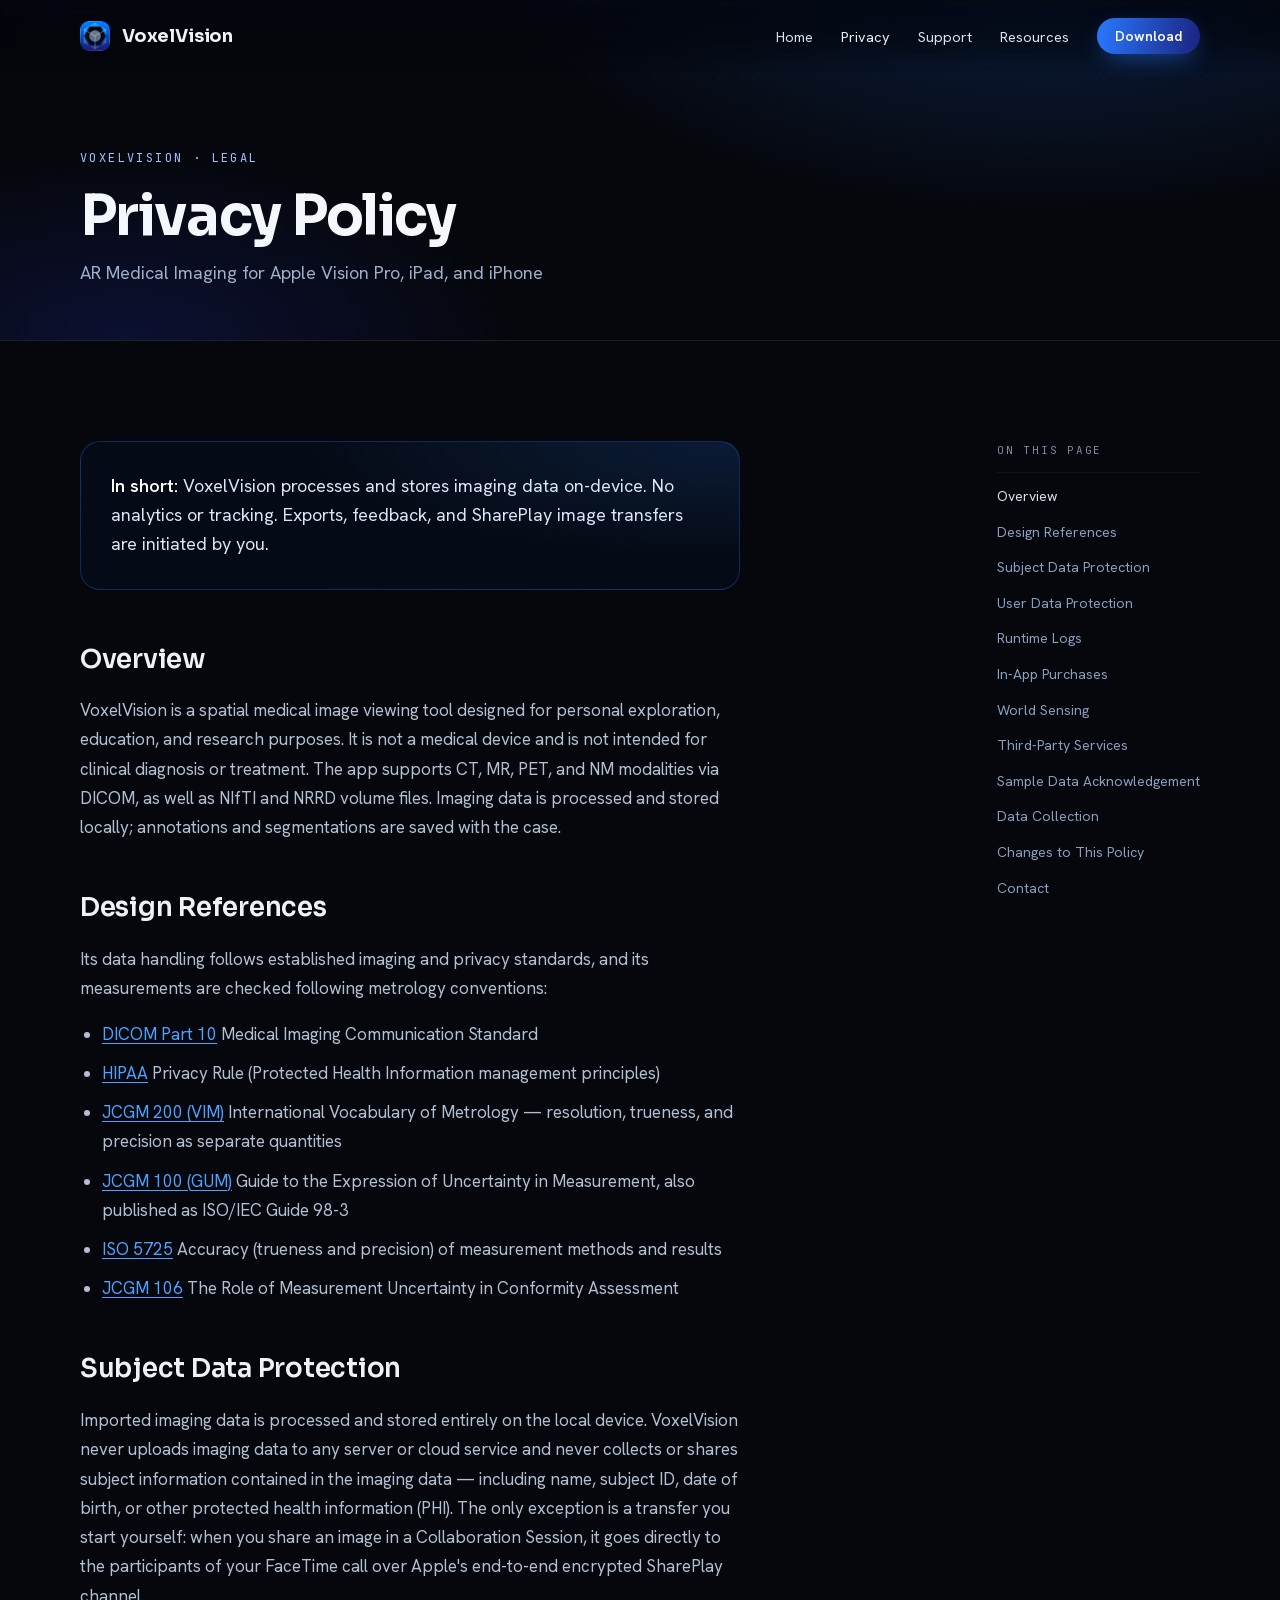
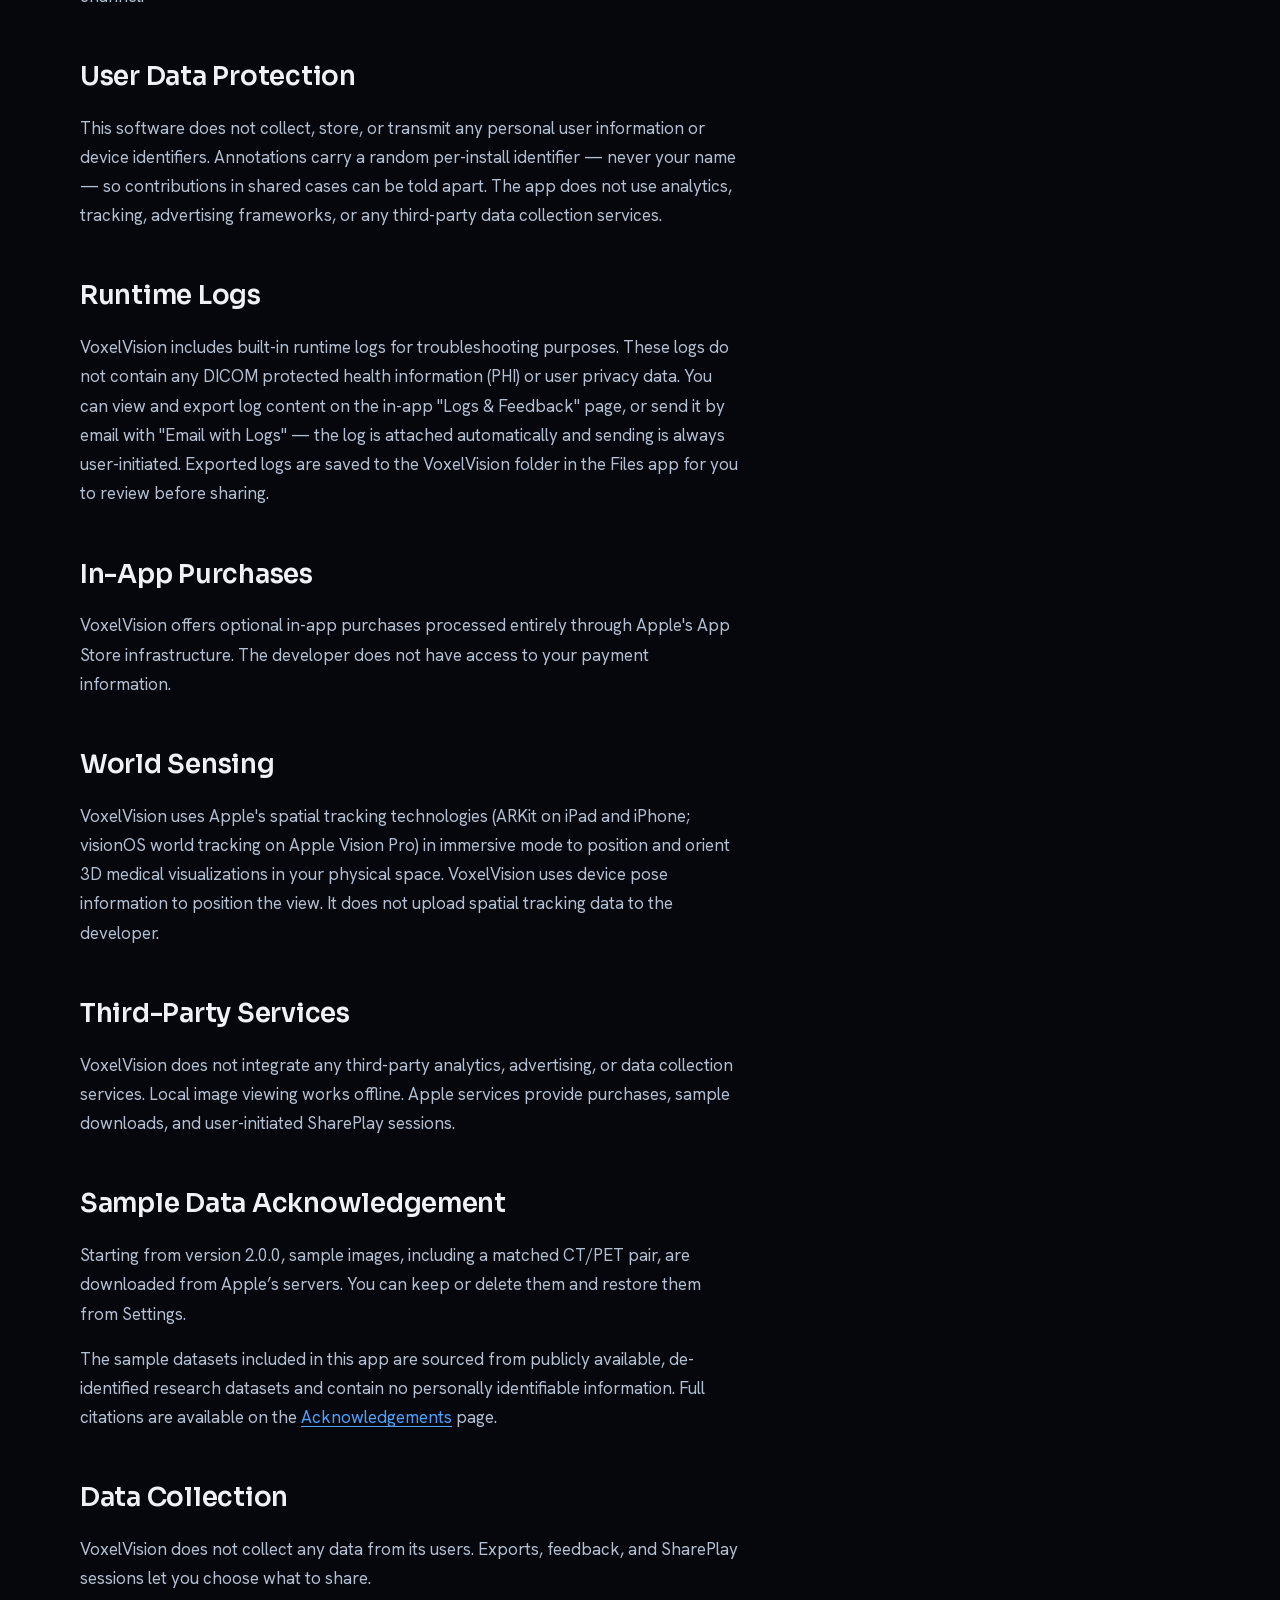
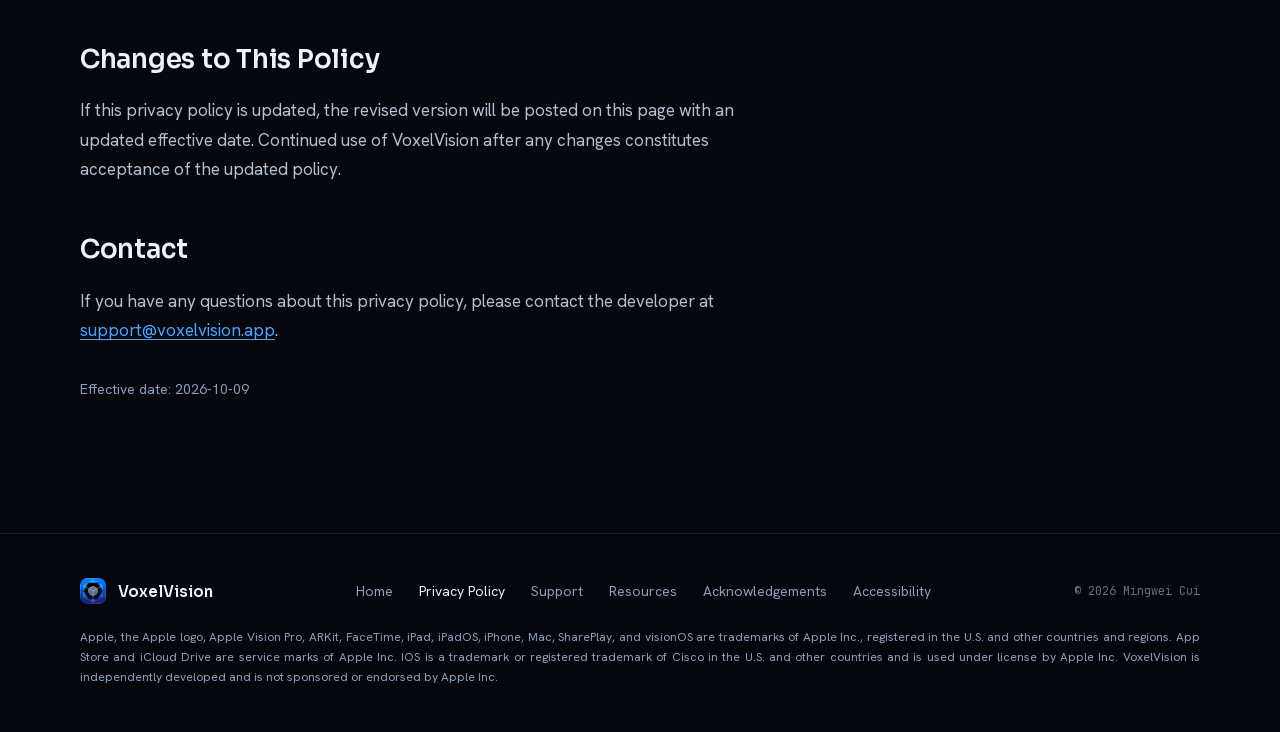
<file: privacy.html>
<!DOCTYPE html>
<html lang="en">
<head>
<meta charset="utf-8">
<meta name="viewport" content="width=device-width, initial-scale=1">
<meta name="color-scheme" content="dark">
<title>VoxelVision — Privacy Policy</title>
<meta name="description" content="Privacy policy for VoxelVision — an AR medical imaging app that processes all data on-device. No analytics or tracking; sharing is user-initiated.">
<link rel="canonical" href="https://voxelvision.app/privacy.html">
<link rel="icon" href="/favicon.ico" sizes="48x48">
<link rel="icon" type="image/png" sizes="128x128" href="assets/favicon-128.png">
<link rel="apple-touch-icon" sizes="180x180" href="/apple-touch-icon.png">
<meta property="og:type" content="website">
<meta property="og:title" content="VoxelVision — Privacy Policy">
<meta property="og:description" content="Privacy policy for VoxelVision — an AR medical imaging app that processes all data on-device. No analytics or tracking; sharing is user-initiated.">
<meta property="og:url" content="https://voxelvision.app/privacy.html">
<meta property="og:image" content="https://voxelvision.app/assets/og-card.jpg">
<meta property="og:image:type" content="image/jpeg">
<meta property="og:image:width" content="1200">
<meta property="og:image:height" content="630">
<meta property="og:image:alt" content="Two MR brain slices displayed side by side in a room, viewed in VoxelVision.">
<meta name="twitter:card" content="summary_large_image">
<link rel="preload" as="font" type="font/woff2" crossorigin href="assets/fonts/Sora-700-latin.woff2">
<link rel="preload" as="font" type="font/woff2" crossorigin href="assets/fonts/HankenGrotesk-400-latin.woff2">
<link rel="preload" as="font" type="font/woff2" crossorigin href="assets/fonts/JetBrainsMono-400-latin.woff2">
<link rel="stylesheet" href="assets/site.f0312256f0849ab8.css">
<script>
/* Detect browsers that force-darken page colours, so gradient-clipped text can
   fall back to a plain light fill instead of a darkened gradient. */
(function(){
  var done=false,t=null;
  function probe(){
    if(done||!document.body)return;
    var e=document.createElement('div');
    e.style.cssText='position:absolute;width:2px;height:2px;overflow:hidden;pointer-events:none;background-color:#ffffff;';
    document.body.appendChild(e);
    var c=getComputedStyle(e).backgroundColor;
    document.body.removeChild(e);
    if(c!=='rgb(255, 255, 255)'&&c!=='rgba(255, 255, 255, 1)'){done=true;document.documentElement.classList.add('no-gtx');}
  }
  function schedule(){clearTimeout(t);t=setTimeout(probe,120);}
  if(document.readyState==='loading'){document.addEventListener('DOMContentLoaded',probe);}else{probe();}
  setTimeout(probe,600);setTimeout(probe,2500);
  new MutationObserver(schedule).observe(document.head,{childList:true,subtree:true});
})();
</script>
<script src="ct.1b7f0caeabba9b16.js"></script>
<script defer src="assets/site.02d6f2679cba8555.js"></script>
</head>
<body>
<div style="background:#05070d; color:#eef1f6; font-family:'Hanken Grotesk',sans-serif; -webkit-font-smoothing:antialiased;">

  <!-- NAV -->
  <a class="vvskip" href="#main">Skip to main content</a>

  <nav class="vvnav vvnav-sub" aria-label="Primary">
    <span class="vvnav-frost" aria-hidden="true"><i></i><i></i><i></i><i></i></span>
    <a href="index.html" style="display:flex; align-items:center; gap:12px; color:#eef1f6;">
      <img width="128" height="128" src="assets/icon_128.png" alt="VoxelVision" style="width:30px; height:30px; border-radius:9px; display:block;">
      <span style="font-family:'Sora',sans-serif; font-weight:700; font-size:18px; letter-spacing:-.01em;">VoxelVision</span>
    </a>
    <div class="vvlinks" style="display:flex; align-items:center; font-size:14.5px;">
      <details class="vvmenu">
        <summary>Menu</summary>
        <nav class="vvmenu-panel vvglass" aria-label="More pages">
        <a class="vvm-b" href="index.html">Home</a>
        <a class="vvm-b" href="privacy.html">Privacy</a>
        <a class="vvm-b" href="support.html">Support</a>
        <a class="vvm-b" href="resources.html">Resources</a>
        </nav>
      </details>
      <a class="vvnav-b" href="index.html">Home</a>
      <a class="vvnav-b" href="privacy.html" style="color:#eef1f6;">Privacy</a>
      <a class="vvnav-b" href="support.html">Support</a>
      <a class="vvnav-b" href="resources.html">Resources</a>
      <a class="vvcta" href="https://apps.apple.com/app/voxelvision/id6762214194?pt=127449969&ct=landing&mt=8" style="color:#fff; background:linear-gradient(100deg,#2979FF,#1A237E); padding:9px 18px; border-radius:999px; font-weight:600; font-size:14px; box-shadow:0 8px 24px -8px rgba(41,121,255,.7);" aria-label="Download VoxelVision on the App Store"><svg class="vvcta-ico" width="17" height="17" viewBox="0 0 24 24" fill="none" stroke="currentColor" stroke-width="2.2" stroke-linecap="round" stroke-linejoin="round" aria-hidden="true"><path d="M12 3v11"/><path d="M7.5 10l4.5 4.5 4.5-4.5"/><path d="M4.5 20h15"/></svg><span class="vvcta-txt">Download</span></a>
    </div>
  </nav>

  <!-- HERO BAND -->
  <header class="vvsubhead" style="position:relative; overflow:hidden; border-bottom:1px solid var(--vv-rule);">
    <div style="position:absolute; inset:0; background:radial-gradient(70% 120% at 82% -10%, rgba(41,121,255,.22), transparent 60%), radial-gradient(50% 90% at 10% 100%, rgba(26,35,126,.32), transparent 60%);"></div>
    <div style="position:absolute; inset:0; background-image:radial-gradient(rgba(120,170,255,.12) 1px, transparent 1.5px); background-size:32px 32px; opacity:.5; mask-image:linear-gradient(180deg,#000,transparent);"></div>
    <div class="vvsubhead-in" style="position:relative; max-width:var(--vv-max); margin:0 auto; padding:78px var(--vv-gut) 56px;">
      <div style="font-family:'JetBrains Mono',monospace; font-size:12px; letter-spacing:.2em; text-transform:uppercase; color:#9dc2ff; margin-bottom:22px;">VoxelVision · Legal</div>
      <h1 style="font-family:'Sora',sans-serif; font-size:clamp(34px,8vw,56px); line-height:1.02; letter-spacing:-.03em; font-weight:700; margin:0 0 16px; color:#f4f7fc;">Privacy Policy</h1>
      <p style="font-size:18px; color:#9fb0c8; margin:0;">AR Medical Imaging for Apple Vision Pro, iPad, and iPhone</p>
    </div>
  </header>

  <!-- CONTENT -->
  <main id="main" class="vvbody" style="max-width:var(--vv-max); margin:0 auto; padding:0 var(--vv-gut); font-size:17px; line-height:1.72; color:#b3c0d2;">    <details class="vvtoc" open>
      <summary aria-label="On this page"><svg class="vvtoc-ico" width="17" height="17" viewBox="0 0 24 24" fill="none" stroke="currentColor" stroke-width="2" stroke-linecap="round" aria-hidden="true"><path d="M4 6h16"/><path d="M4 12h11"/><path d="M4 18h7"/></svg><span class="vvtoc-txt">On this page</span></summary>
      <nav aria-label="On this page">
        <div class="vvtoc-label">On this page</div>
        <div class="vvtoc-list">
        <a href="#overview">Overview</a>
        <a href="#compliance-statement">Design References</a>
        <a href="#subject-data-protection">Subject Data Protection</a>
        <a href="#user-data-protection">User Data Protection</a>
        <a href="#runtime-logs">Runtime Logs</a>
        <a href="#in-app-purchases">In-App Purchases</a>
        <a href="#world-sensing">World Sensing</a>
        <a href="#third-party-services">Third-Party Services</a>
        <a href="#sample-data-acknowledgement">Sample Data Acknowledgement</a>
        <a href="#data-collection">Data Collection</a>
        <a href="#changes-to-this-policy">Changes to This Policy</a>
        <a href="#contact">Contact</a>
        </div>
      </nav>
    </details>

    <div class="vvdoc">

    <div style="border:1px solid rgba(41,121,255,.28); background:radial-gradient(120% 140% at 100% 0%, rgba(41,121,255,.14), transparent 55%), rgba(41,121,255,.04); border-radius:var(--r-card); padding:var(--card-pad); margin-bottom:48px;">
      <p style="margin:0; font-size:18px; line-height:1.6; color:#dbe6f7;"><strong style="color:#fff; font-weight:600;">In short:</strong> VoxelVision processes and stores imaging data on-device. No analytics or tracking. Exports, feedback, and SharePlay image transfers are initiated by you.</p>
    </div>

    <h2 id="overview" style="font-family:'Sora',sans-serif; font-size:26px; font-weight:600; letter-spacing:-.01em; color:#eef1f6; margin:0 0 14px;">Overview</h2>
    <p style="margin:0 0 30px;">VoxelVision is a spatial medical image viewing tool designed for personal exploration, education, and research purposes. It is not a medical device and is not intended for clinical diagnosis or treatment. The app supports CT, MR, PET, and NM modalities via DICOM, as well as NIfTI and NRRD volume files. Imaging data is processed and stored locally; annotations and segmentations are saved with the case.</p>

    <h2 id="compliance-statement" style="font-family:'Sora',sans-serif; font-size:26px; font-weight:600; letter-spacing:-.01em; color:#eef1f6; margin:44px 0 14px;">Design References</h2>
    <p style="margin:0 0 16px;">Its data handling follows established imaging and privacy standards, and its measurements are checked following metrology conventions:</p>
    <ul style="margin:0 0 30px; padding-left:22px;">
      <li style="margin-bottom:10px;"><a href="https://www.dicomstandard.org">DICOM Part 10</a> Medical Imaging Communication Standard</li>
      <li style="margin-bottom:10px;"><a href="https://www.hhs.gov/hipaa">HIPAA</a> Privacy Rule (Protected Health Information management principles)</li>
      <li style="margin-bottom:10px;"><a href="https://www.bipm.org/documents/20126/2071204/JCGM_200_2012.pdf">JCGM 200 (VIM)</a> International Vocabulary of Metrology — resolution, trueness, and precision as separate quantities</li>
      <li style="margin-bottom:10px;"><a href="https://www.bipm.org/documents/20126/2071204/JCGM_100_2008_E.pdf">JCGM 100 (GUM)</a> Guide to the Expression of Uncertainty in Measurement, also published as ISO/IEC Guide 98-3</li>
      <li style="margin-bottom:10px;"><a href="https://www.iso.org/standard/69418.html">ISO 5725</a> Accuracy (trueness and precision) of measurement methods and results</li>
      <li style="margin-bottom:10px;"><a href="https://www.bipm.org/documents/20126/2071204/JCGM_106_2012_E.pdf">JCGM 106</a> The Role of Measurement Uncertainty in Conformity Assessment</li>
    </ul>

    <h2 id="subject-data-protection" style="font-family:'Sora',sans-serif; font-size:26px; font-weight:600; letter-spacing:-.01em; color:#eef1f6; margin:44px 0 14px;">Subject Data Protection</h2>
    <p style="margin:0 0 30px;">Imported imaging data is processed and stored entirely on the local device. VoxelVision never uploads imaging data to any server or cloud service and never collects or shares subject information contained in the imaging data — including name, subject ID, date of birth, or other protected health information (PHI). The only exception is a transfer you start yourself: when you share an image in a Collaboration Session, it goes directly to the participants of your FaceTime call over Apple&#x27;s end-to-end encrypted SharePlay channel.</p>

    <h2 id="user-data-protection" style="font-family:'Sora',sans-serif; font-size:26px; font-weight:600; letter-spacing:-.01em; color:#eef1f6; margin:44px 0 14px;">User Data Protection</h2>
    <p style="margin:0 0 30px;">This software does not collect, store, or transmit any personal user information or device identifiers. Annotations carry a random per-install identifier — never your name — so contributions in shared cases can be told apart. The app does not use analytics, tracking, advertising frameworks, or any third-party data collection services.</p>

    <h2 id="runtime-logs" style="font-family:'Sora',sans-serif; font-size:26px; font-weight:600; letter-spacing:-.01em; color:#eef1f6; margin:44px 0 14px;">Runtime Logs</h2>
    <p style="margin:0 0 30px;">VoxelVision includes built-in runtime logs for troubleshooting purposes. These logs do not contain any DICOM protected health information (PHI) or user privacy data. You can view and export log content on the in-app "Logs &amp; Feedback" page, or send it by email with "Email with Logs" — the log is attached automatically and sending is always user-initiated. Exported logs are saved to the VoxelVision folder in the Files app for you to review before sharing.</p>

    <h2 id="in-app-purchases" style="font-family:'Sora',sans-serif; font-size:26px; font-weight:600; letter-spacing:-.01em; color:#eef1f6; margin:44px 0 14px;">In-App Purchases</h2>
    <p style="margin:0 0 30px;">VoxelVision offers optional in-app purchases processed entirely through Apple's App Store infrastructure. The developer does not have access to your payment information.</p>

    <h2 id="world-sensing" style="font-family:'Sora',sans-serif; font-size:26px; font-weight:600; letter-spacing:-.01em; color:#eef1f6; margin:44px 0 14px;">World Sensing</h2>
    <p style="margin:0 0 30px;">VoxelVision uses Apple's spatial tracking technologies (ARKit on iPad and iPhone; visionOS world tracking on Apple Vision Pro) in immersive mode to position and orient 3D medical visualizations in your physical space. VoxelVision uses device pose information to position the view. It does not upload spatial tracking data to the developer.</p>

    <h2 id="third-party-services" style="font-family:'Sora',sans-serif; font-size:26px; font-weight:600; letter-spacing:-.01em; color:#eef1f6; margin:44px 0 14px;">Third-Party Services</h2>
    <p style="margin:0 0 30px;">VoxelVision does not integrate any third-party analytics, advertising, or data collection services. Local image viewing works offline. Apple services provide purchases, sample downloads, and user-initiated SharePlay sessions.</p>

    <h2 id="sample-data-acknowledgement" style="font-family:'Sora',sans-serif; font-size:26px; font-weight:600; letter-spacing:-.01em; color:#eef1f6; margin:44px 0 14px;">Sample Data Acknowledgement</h2>
    <p style="margin:0 0 16px;">Starting from version 2.0.0, sample images, including a matched CT/PET pair, are downloaded from Apple’s servers. You can keep or delete them and restore them from Settings.</p>
    <p style="margin:0 0 30px;">The sample datasets included in this app are sourced from publicly available, de-identified research datasets and contain no personally identifiable information. Full citations are available on the <a href="acknowledgements.html">Acknowledgements</a> page.</p>

    <h2 id="data-collection" style="font-family:'Sora',sans-serif; font-size:26px; font-weight:600; letter-spacing:-.01em; color:#eef1f6; margin:44px 0 14px;">Data Collection</h2>
    <p style="margin:0 0 30px;">VoxelVision does not collect any data from its users. Exports, feedback, and SharePlay sessions let you choose what to share.</p>

    <h2 id="changes-to-this-policy" style="font-family:'Sora',sans-serif; font-size:26px; font-weight:600; letter-spacing:-.01em; color:#eef1f6; margin:44px 0 14px;">Changes to This Policy</h2>
    <p style="margin:0 0 30px;">If this privacy policy is updated, the revised version will be posted on this page with an updated effective date. Continued use of VoxelVision after any changes constitutes acceptance of the updated policy.</p>

    <h2 id="contact" style="font-family:'Sora',sans-serif; font-size:26px; font-weight:600; letter-spacing:-.01em; color:#eef1f6; margin:44px 0 14px;">Contact</h2>
    <p style="margin:0 0 30px;">If you have any questions about this privacy policy, please contact the developer at <a href="mailto:support@voxelvision.app">support@voxelvision.app</a>.</p>

    <p style="margin:32px 0; font-size:14px; color:#8ba0bd;">Effective date: <time datetime="2026-10-09">2026-10-09</time></p>
  </div>
</main>

  <!-- FOOTER -->
  <footer class="vvfoot" style="border-top:1px solid var(--vv-rule); padding-block:44px; background:#04060b;">
    <div style="max-width:1200px; margin:0 auto; display:flex; align-items:center; justify-content:space-between; flex-wrap:wrap; gap:20px;">
      <a href="index.html" style="display:flex; align-items:center; gap:12px; color:#eef1f6;">
        <img width="128" height="128" src="assets/icon_128.png" alt="VoxelVision" style="width:26px; height:26px; border-radius:7px; display:block;">
        <span style="font-family:'Sora',sans-serif; font-weight:600; font-size:15px;">VoxelVision</span>
      </a>
      <div style="display:flex; gap:26px; font-size:14px; color:#8ba0bd; flex-wrap:wrap;">
        <a href="index.html" style="color:#8ba0bd;">Home</a>
        <a href="privacy.html" style="color:#eef1f6;">Privacy Policy</a>
        <a href="support.html" style="color:#8ba0bd;">Support</a>
        <a href="resources.html" style="color:#8ba0bd;">Resources</a>
        <a href="acknowledgements.html" style="color:#8ba0bd;">Acknowledgements</a>
        <a href="accessibility.html" style="color:#8ba0bd;">Accessibility</a>
      </div>
      <span style="font-family:'JetBrains Mono',monospace; font-size:12px; color:#5f6f85;">© 2026 Mingwei Cui</span>
    </div>
    <p class="vvfoot-legal">Apple, the Apple logo, Apple Vision Pro, ARKit, FaceTime, iPad, iPadOS, iPhone, Mac, SharePlay, and visionOS are trademarks of Apple Inc., registered in the U.S. and other countries and regions. App Store and iCloud Drive are service marks of Apple Inc. IOS is a trademark or registered trademark of Cisco in the U.S. and other countries and is used under license by Apple Inc. VoxelVision is independently developed and is not sponsored or endorsed by Apple Inc.</p>
  </footer>

</div>
</body>
</html>
</file>
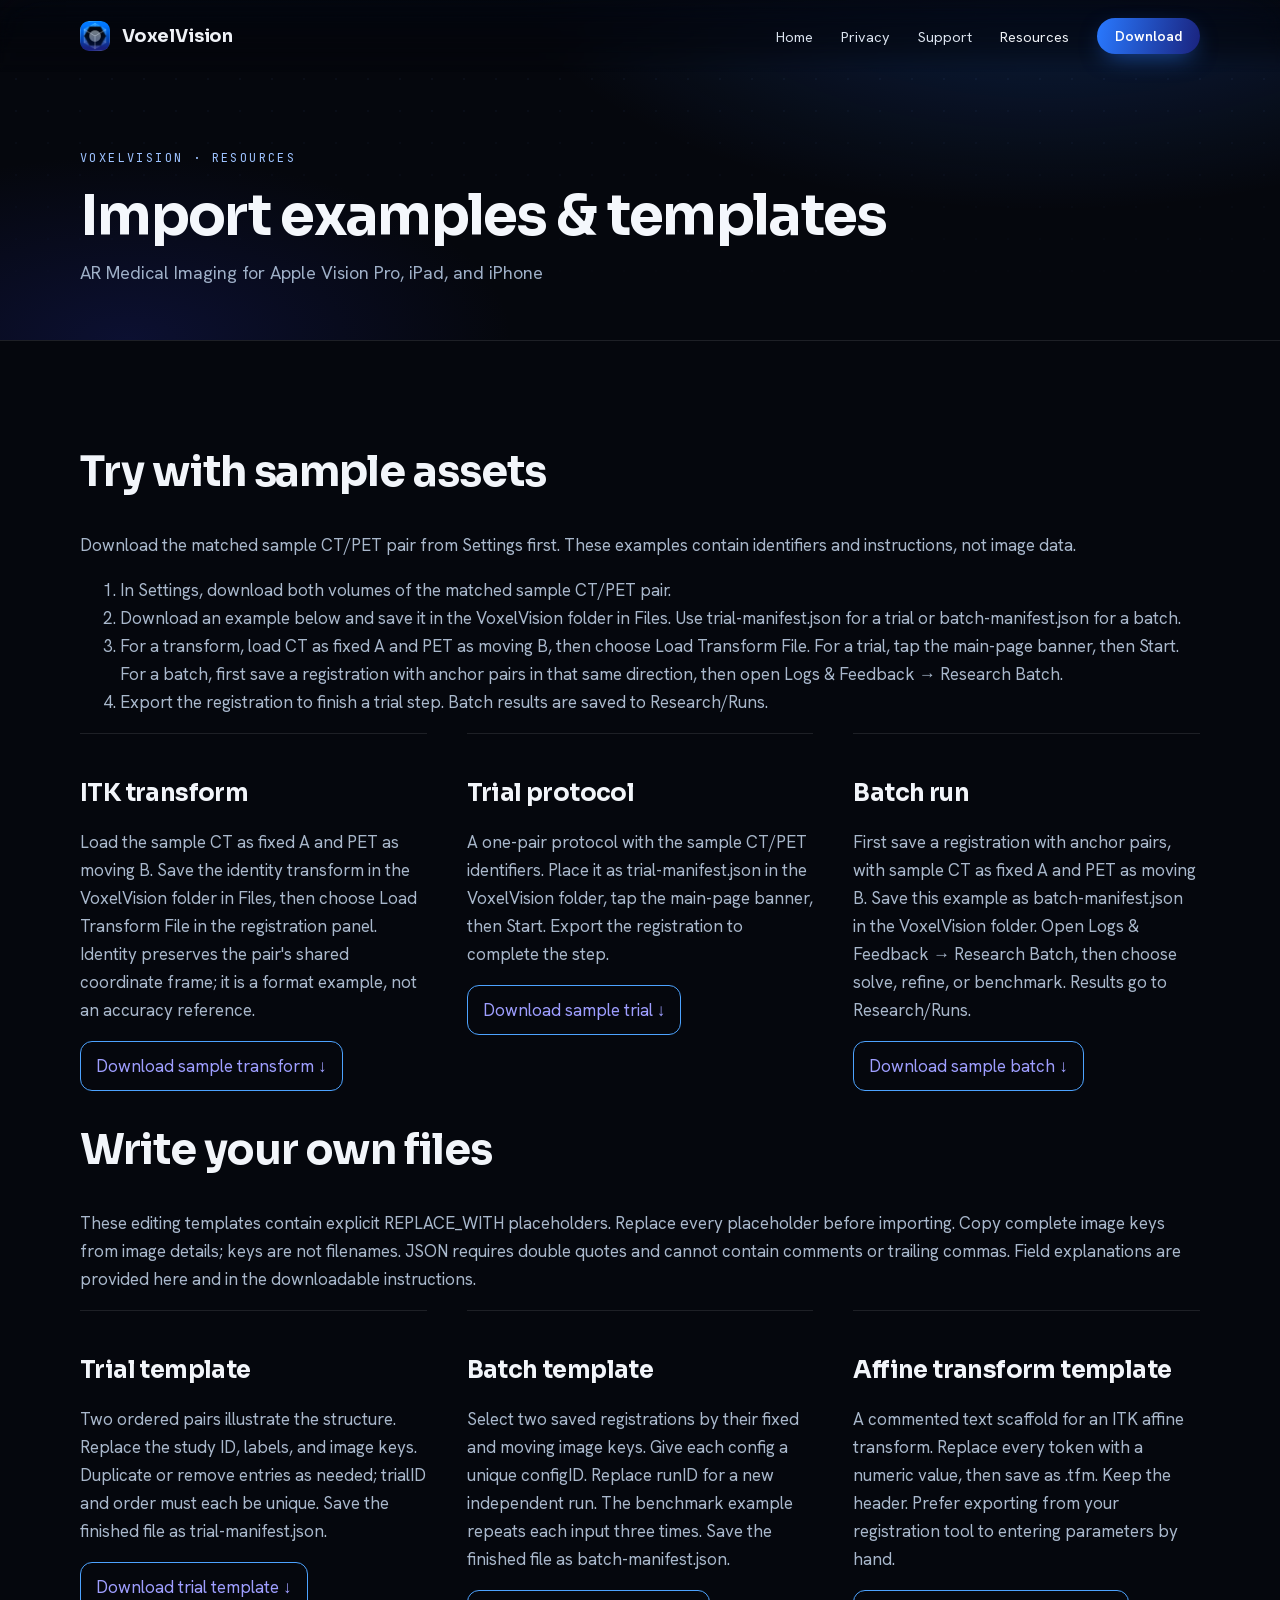
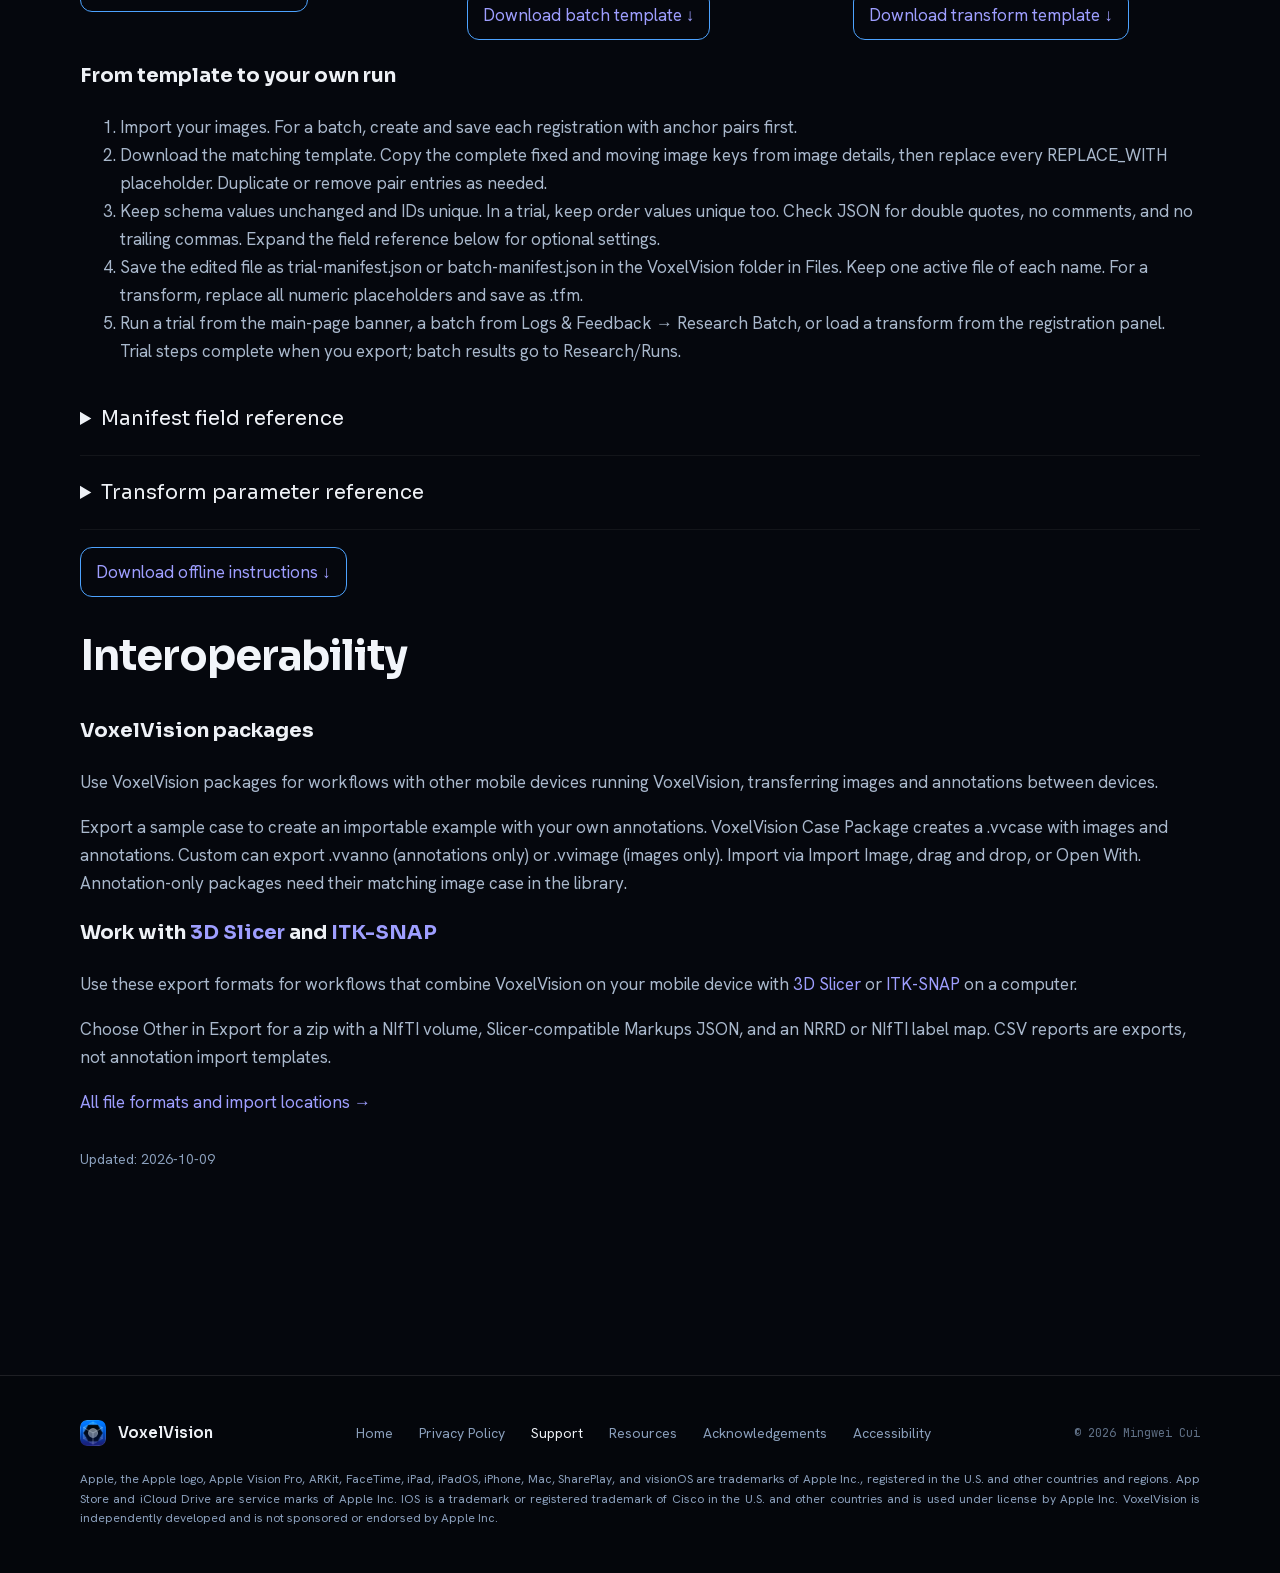
<file: resources.html>
<!DOCTYPE html>
<html lang="en">
<head>
<meta charset="utf-8">
<meta name="viewport" content="width=device-width, initial-scale=1">
<meta name="color-scheme" content="dark">
<title>VoxelVision — Import examples &amp; templates</title>
<meta name="description" content="Download ITK transform and registration manifest examples for VoxelVision 2.0.0, with instructions for custom imports and exports.">
<link rel="canonical" href="https://voxelvision.app/resources.html">
<link rel="icon" href="/favicon.ico" sizes="48x48">
<link rel="icon" type="image/png" sizes="128x128" href="assets/favicon-128.png">
<link rel="apple-touch-icon" sizes="180x180" href="/apple-touch-icon.png">
<meta property="og:type" content="website">
<meta property="og:title" content="VoxelVision — Resources">
<meta property="og:description" content="Download ITK transform and registration manifest examples for VoxelVision 2.0.0, with instructions for custom imports and exports.">
<meta property="og:url" content="https://voxelvision.app/resources.html">
<meta property="og:image" content="https://voxelvision.app/assets/og-card.jpg">
<meta property="og:image:type" content="image/jpeg">
<meta property="og:image:width" content="1200">
<meta property="og:image:height" content="630">
<meta property="og:image:alt" content="Two MR brain slices displayed side by side in a room, viewed in VoxelVision.">
<meta name="twitter:card" content="summary_large_image">
<link rel="preload" as="font" type="font/woff2" crossorigin href="assets/fonts/Sora-700-latin.woff2">
<link rel="preload" as="font" type="font/woff2" crossorigin href="assets/fonts/HankenGrotesk-400-latin.woff2">
<link rel="preload" as="font" type="font/woff2" crossorigin href="assets/fonts/JetBrainsMono-400-latin.woff2">
<link rel="stylesheet" href="assets/site.f0312256f0849ab8.css">
<script>
/* Detect browsers that force-darken page colours, so gradient-clipped text can
   fall back to a plain light fill instead of a darkened gradient. */
(function(){
  var done=false,t=null;
  function probe(){
    if(done||!document.body)return;
    var e=document.createElement('div');
    e.style.cssText='position:absolute;width:2px;height:2px;overflow:hidden;pointer-events:none;background-color:#ffffff;';
    document.body.appendChild(e);
    var c=getComputedStyle(e).backgroundColor;
    document.body.removeChild(e);
    if(c!=='rgb(255, 255, 255)'&&c!=='rgba(255, 255, 255, 1)'){done=true;document.documentElement.classList.add('no-gtx');}
  }
  function schedule(){clearTimeout(t);t=setTimeout(probe,120);}
  if(document.readyState==='loading'){document.addEventListener('DOMContentLoaded',probe);}else{probe();}
  setTimeout(probe,600);setTimeout(probe,2500);
  new MutationObserver(schedule).observe(document.head,{childList:true,subtree:true});
})();
</script>
<script src="ct.1b7f0caeabba9b16.js"></script>
<script defer src="assets/site.02d6f2679cba8555.js"></script>
</head>
<body>
<div style="background:#05070d; color:#eef1f6; font-family:'Hanken Grotesk',sans-serif; -webkit-font-smoothing:antialiased;">

  <!-- NAV -->
  <a class="vvskip" href="#main">Skip to main content</a>

  <nav class="vvnav vvnav-sub" aria-label="Primary">
    <span class="vvnav-frost" aria-hidden="true"><i></i><i></i><i></i><i></i></span>
    <a href="index.html" style="display:flex; align-items:center; gap:12px; color:#eef1f6;">
      <img width="128" height="128" src="assets/icon_128.png" alt="VoxelVision" style="width:30px; height:30px; border-radius:9px; display:block;">
      <span style="font-family:'Sora',sans-serif; font-weight:700; font-size:18px; letter-spacing:-.01em;">VoxelVision</span>
    </a>
    <div class="vvlinks" style="display:flex; align-items:center; font-size:14.5px;">
      <details class="vvmenu">
        <summary>Menu</summary>
        <nav class="vvmenu-panel vvglass" aria-label="More pages">
        <a class="vvm-b" href="index.html">Home</a>
        <a class="vvm-b" href="privacy.html">Privacy</a>
        <a class="vvm-b" href="support.html">Support</a>
        <a class="vvm-b" href="resources.html">Resources</a>
        </nav>
      </details>
      <a class="vvnav-b" href="index.html">Home</a>
      <a class="vvnav-b" href="privacy.html">Privacy</a>
      <a class="vvnav-b" href="support.html">Support</a>
      <a class="vvnav-b" href="resources.html" style="color:#eef1f6;">Resources</a>
      <a class="vvcta" href="https://apps.apple.com/app/voxelvision/id6762214194?pt=127449969&ct=landing&mt=8" style="color:#fff; background:linear-gradient(100deg,#2979FF,#1A237E); padding:9px 18px; border-radius:999px; font-weight:600; font-size:14px; box-shadow:0 8px 24px -8px rgba(41,121,255,.7);" aria-label="Download VoxelVision on the App Store"><svg class="vvcta-ico" width="17" height="17" viewBox="0 0 24 24" fill="none" stroke="currentColor" stroke-width="2.2" stroke-linecap="round" stroke-linejoin="round" aria-hidden="true"><path d="M12 3v11"/><path d="M7.5 10l4.5 4.5 4.5-4.5"/><path d="M4.5 20h15"/></svg><span class="vvcta-txt">Download</span></a>
    </div>
  </nav>

  <!-- HERO BAND -->
  <header class="vvsubhead" style="position:relative; overflow:hidden; border-bottom:1px solid var(--vv-rule);">
    <div style="position:absolute; inset:0; background:radial-gradient(70% 120% at 82% -10%, rgba(41,121,255,.22), transparent 60%), radial-gradient(50% 90% at 10% 100%, rgba(26,35,126,.32), transparent 60%);"></div>
    <div style="position:absolute; inset:0; background-image:radial-gradient(rgba(120,170,255,.12) 1px, transparent 1.5px); background-size:32px 32px; opacity:.5; mask-image:linear-gradient(180deg,#000,transparent);"></div>
    <div class="vvsubhead-in" style="position:relative; max-width:var(--vv-max); margin:0 auto; padding:78px var(--vv-gut) 56px;">
      <div style="font-family:'JetBrains Mono',monospace; font-size:12px; letter-spacing:.2em; text-transform:uppercase; color:#9dc2ff; margin-bottom:22px;">VoxelVision · Resources</div>
      <h1 style="font-family:'Sora',sans-serif; font-size:clamp(34px,8vw,56px); line-height:1.02; letter-spacing:-.03em; font-weight:700; margin:0 0 16px; color:#f4f7fc;">Import examples &amp; templates</h1>
      <p style="font-size:18px; color:#9fb0c8; margin:0;">AR Medical Imaging for Apple Vision Pro, iPad, and iPhone</p>
    </div>
  </header>

  <main id="main">
    <section class="vvupdate">
      <h2>Try with sample assets</h2>
      <p>Download the matched sample CT/PET pair from Settings first. These examples contain identifiers and instructions, not image data.</p>
      <ol>
        <li>In Settings, download both volumes of the matched sample CT/PET pair.</li>
        <li>Download an example below and save it in the VoxelVision folder in Files. Use trial-manifest.json for a trial or batch-manifest.json for a batch.</li>
        <li>For a transform, load CT as fixed A and PET as moving B, then choose Load Transform File. For a trial, tap the main-page banner, then Start. For a batch, first save a registration with anchor pairs in that same direction, then open Logs &amp; Feedback → Research Batch.</li>
        <li>Export the registration to finish a trial step. Batch results are saved to Research/Runs.</li>
      </ol>
      <div class="vvcore-grid">
        <article class="vvcard">
          <h2>ITK transform</h2>
          <p>Load the sample CT as fixed A and PET as moving B. Save the identity transform in the VoxelVision folder in Files, then choose Load Transform File in the registration panel. Identity preserves the pair's shared coordinate frame; it is a format example, not an accuracy reference.</p>
          <a class="vvdownload" href="downloads/identity-lps.tfm" download>Download sample transform ↓</a>
        </article>
        <article class="vvcard">
          <h2>Trial protocol</h2>
          <p>A one-pair protocol with the sample CT/PET identifiers. Place it as trial-manifest.json in the VoxelVision folder, tap the main-page banner, then Start. Export the registration to complete the step.</p>
          <a class="vvdownload" href="downloads/trial-manifest.json" download>Download sample trial ↓</a>
        </article>
        <article class="vvcard">
          <h2>Batch run</h2>
          <p>First save a registration with anchor pairs, with sample CT as fixed A and PET as moving B. Save this example as batch-manifest.json in the VoxelVision folder. Open Logs &amp; Feedback → Research Batch, then choose solve, refine, or benchmark. Results go to Research/Runs.</p>
          <a class="vvdownload" href="downloads/sample-batch-manifest.json" download="batch-manifest.json">Download sample batch ↓</a>
        </article>
      </div>
      <h2 id="templates">Write your own files</h2>
      <p>These editing templates contain explicit REPLACE_WITH placeholders. Replace every placeholder before importing. Copy complete image keys from image details; keys are not filenames. JSON requires double quotes and cannot contain comments or trailing commas. Field explanations are provided here and in the downloadable instructions.</p>
      <div class="vvcore-grid">
        <article class="vvcard">
          <h2>Trial template</h2>
          <p>Two ordered pairs illustrate the structure. Replace the study ID, labels, and image keys. Duplicate or remove entries as needed; trialID and order must each be unique. Save the finished file as trial-manifest.json.</p>
          <a class="vvdownload" href="downloads/trial-manifest-template.json" download>Download trial template ↓</a>
        </article>
        <article class="vvcard">
          <h2>Batch template</h2>
          <p>Select two saved registrations by their fixed and moving image keys. Give each config a unique configID. Replace runID for a new independent run. The benchmark example repeats each input three times. Save the finished file as batch-manifest.json.</p>
          <a class="vvdownload" href="downloads/batch-manifest-template.json" download>Download batch template ↓</a>
        </article>
        <article class="vvcard">
          <h2>Affine transform template</h2>
          <p>A commented text scaffold for an ITK affine transform. Replace every token with a numeric value, then save as .tfm. Keep the header. Prefer exporting from your registration tool to entering parameters by hand.</p>
          <a class="vvdownload" href="downloads/affine-lps-template.tfm.txt" download>Download transform template ↓</a>
        </article>
      </div>
      <h3>From template to your own run</h3>
      <ol>
        <li>Import your images. For a batch, create and save each registration with anchor pairs first.</li>
        <li>Download the matching template. Copy the complete fixed and moving image keys from image details, then replace every REPLACE_WITH placeholder. Duplicate or remove pair entries as needed.</li>
        <li>Keep schema values unchanged and IDs unique. In a trial, keep order values unique too. Check JSON for double quotes, no comments, and no trailing commas. Expand the field reference below for optional settings.</li>
        <li>Save the edited file as trial-manifest.json or batch-manifest.json in the VoxelVision folder in Files. Keep one active file of each name. For a transform, replace all numeric placeholders and save as .tfm.</li>
        <li>Run a trial from the main-page banner, a batch from Logs &amp; Feedback → Research Batch, or load a transform from the registration panel. Trial steps complete when you export; batch results go to Research/Runs.</li>
      </ol>
      <details class="vvguide" id="manifest-fields"><summary>Manifest field reference</summary>
      <div class="vvtablewrap"><table>
        <thead><tr><th>Field</th><th>How to customize</th></tr></thead>
        <tbody>
          <tr><td>schema / schemaVersion</td><td>Keep the values in the matching template unchanged.</td></tr>
          <tr><td>studyID / runID</td><td>Identify your trial protocol or batch run. Use a new runID for a new independent run.</td></tr>
          <tr><td>trials / configs</td><td>One entry per pair. Duplicate or remove entries. Trials guide interactive work; configs select saved registrations for batch execution.</td></tr>
          <tr><td>trialID / configID</td><td>Unique within the corresponding file.</td></tr>
          <tr><td>order / caseLabel</td><td>Trial-only: unique integer order, presented ascending, and a neutral label shown to the operator.</td></tr>
          <tr><td>fixedUniqueKey / movingUniqueKey</td><td>Copy full keys from image details. Both cases must be imported. Batch configs also require a saved registration with anchors in that fixed/moving direction.</td></tr>
          <tr><td>allRegistrations</td><td>false selects only listed configs. true expands all saved registrations with anchors; use an empty configs array if you want only that set.</td></tr>
          <tr><td>benchmark.repeatCount</td><td>Repetitions per input in benchmark mode; the template uses 3. Omit the benchmark object when unused.</td></tr>
          <tr><td>factors (optional)</td><td>Trial-only string-to-string coded labels, preserved in exported records. Keep reference truth and code-to-condition mappings outside the operator-facing manifest.</td></tr>
        </tbody>
      </table></div>
      <p>To process all saved registrations with anchors, use the <a href="downloads/batch-manifest.json" download>all-registrations batch example</a>. The selected-pair template uses library keys; do not add anchorsFile to the same config.</p>
      </details>
      <details class="vvguide" id="transform-parameters"><summary>Transform parameter reference</summary>
      <p>Parameters contains nine row-major matrix entries followed by three translation components in millimeters. FixedParameters contains the three-component center in absolute LPS millimeters. The affine mapping is y = M(x − c) + c + t.</p>
      <p>VoxelVision expects the ITK fixed-to-moving resampling transform in absolute LPS coordinates. A moving-to-fixed modeling transform must be inverted; a RAS transform also needs coordinate conversion. A FSL/FLIRT .mat is not an ITK .tfm.</p>
      </details>
      <p><a class="vvdownload" href="downloads/import-examples-readme.txt" download>Download offline instructions ↓</a></p>
      <h2 id="interoperability">Interoperability</h2>
      <h3>VoxelVision packages</h3>
      <p>Use VoxelVision packages for workflows with other mobile devices running VoxelVision, transferring images and annotations between devices.</p>
      <p>Export a sample case to create an importable example with your own annotations. VoxelVision Case Package creates a .vvcase with images and annotations. Custom can export .vvanno (annotations only) or .vvimage (images only). Import via Import Image, drag and drop, or Open With. Annotation-only packages need their matching image case in the library.</p>
      <h3>Work with <a href="https://www.slicer.org/">3D Slicer</a> and <a href="https://www.itksnap.org/">ITK-SNAP</a></h3>
      <p>Use these export formats for workflows that combine VoxelVision on your mobile device with <a href="https://www.slicer.org/">3D Slicer</a> or <a href="https://www.itksnap.org/">ITK-SNAP</a> on a computer.</p>
      <p>Choose Other in Export for a zip with a NIfTI volume, Slicer-compatible Markups JSON, and an NRRD or NIfTI label map. CSV reports are exports, not annotation import templates.</p>
      <p><a href="support.html#guide-file-formats">All file formats and import locations →</a></p>
      <p style="margin:32px 0; font-size:14px; color:#8ba0bd;">Updated: <time datetime="2026-10-09">2026-10-09</time></p>
    </section>
  </main>
  <!-- FOOTER -->
  <footer class="vvfoot" style="border-top:1px solid var(--vv-rule); padding-block:44px; background:#04060b;">
    <div style="max-width:1200px; margin:0 auto; display:flex; align-items:center; justify-content:space-between; flex-wrap:wrap; gap:20px;">
      <a href="index.html" style="display:flex; align-items:center; gap:12px; color:#eef1f6;">
        <img width="128" height="128" src="assets/icon_128.png" alt="VoxelVision" style="width:26px; height:26px; border-radius:7px; display:block;">
        <span style="font-family:'Sora',sans-serif; font-weight:600; font-size:15px;">VoxelVision</span>
      </a>
      <div style="display:flex; gap:26px; font-size:14px; color:#8ba0bd; flex-wrap:wrap;">
        <a href="index.html" style="color:#8ba0bd;">Home</a>
        <a href="privacy.html" style="color:#8ba0bd;">Privacy Policy</a>
        <a href="support.html" style="color:#eef1f6;">Support</a>
        <a href="resources.html" style="color:#8ba0bd;">Resources</a>
        <a href="acknowledgements.html" style="color:#8ba0bd;">Acknowledgements</a>
        <a href="accessibility.html" style="color:#8ba0bd;">Accessibility</a>
      </div>
      <span style="font-family:'JetBrains Mono',monospace; font-size:12px; color:#5f6f85;">© 2026 Mingwei Cui</span>
    </div>
    <p class="vvfoot-legal">Apple, the Apple logo, Apple Vision Pro, ARKit, FaceTime, iPad, iPadOS, iPhone, Mac, SharePlay, and visionOS are trademarks of Apple Inc., registered in the U.S. and other countries and regions. App Store and iCloud Drive are service marks of Apple Inc. IOS is a trademark or registered trademark of Cisco in the U.S. and other countries and is used under license by Apple Inc. VoxelVision is independently developed and is not sponsored or endorsed by Apple Inc.</p>
  </footer>

</div>
</body>
</html>
</file>
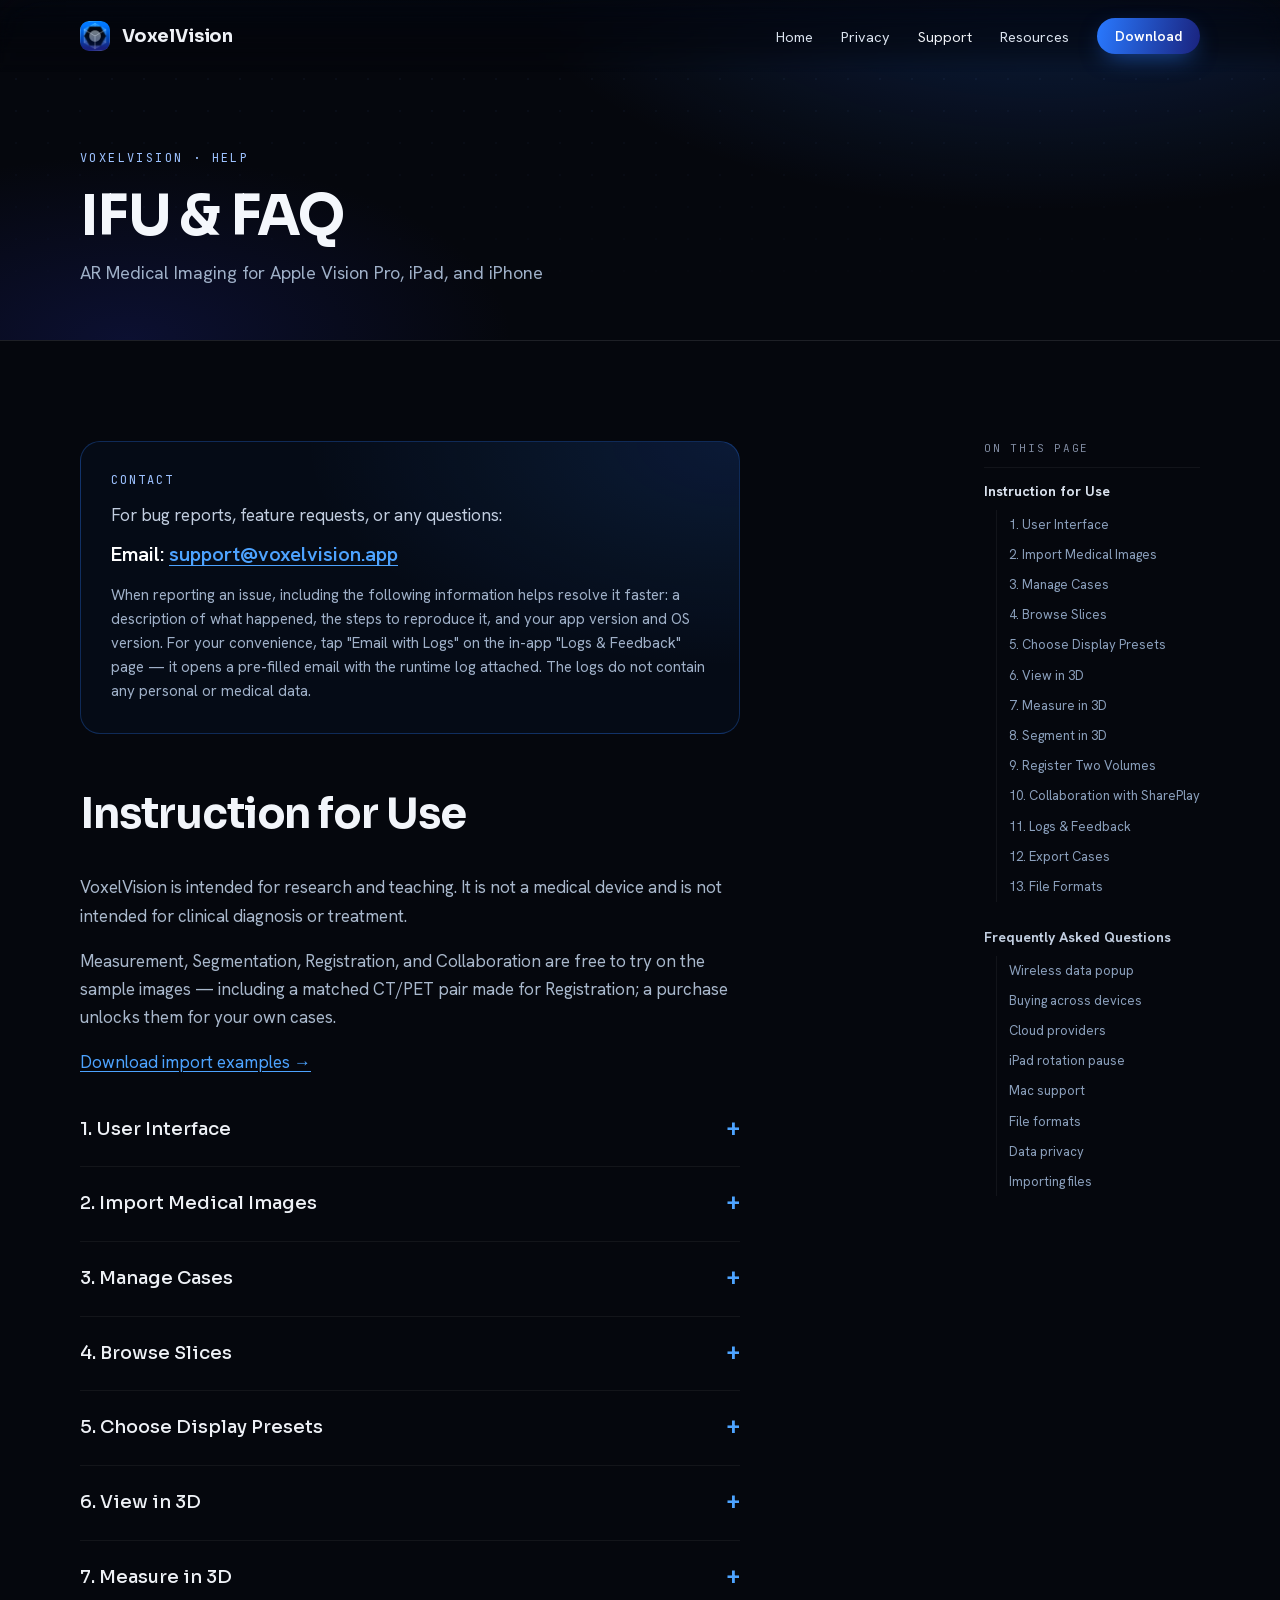
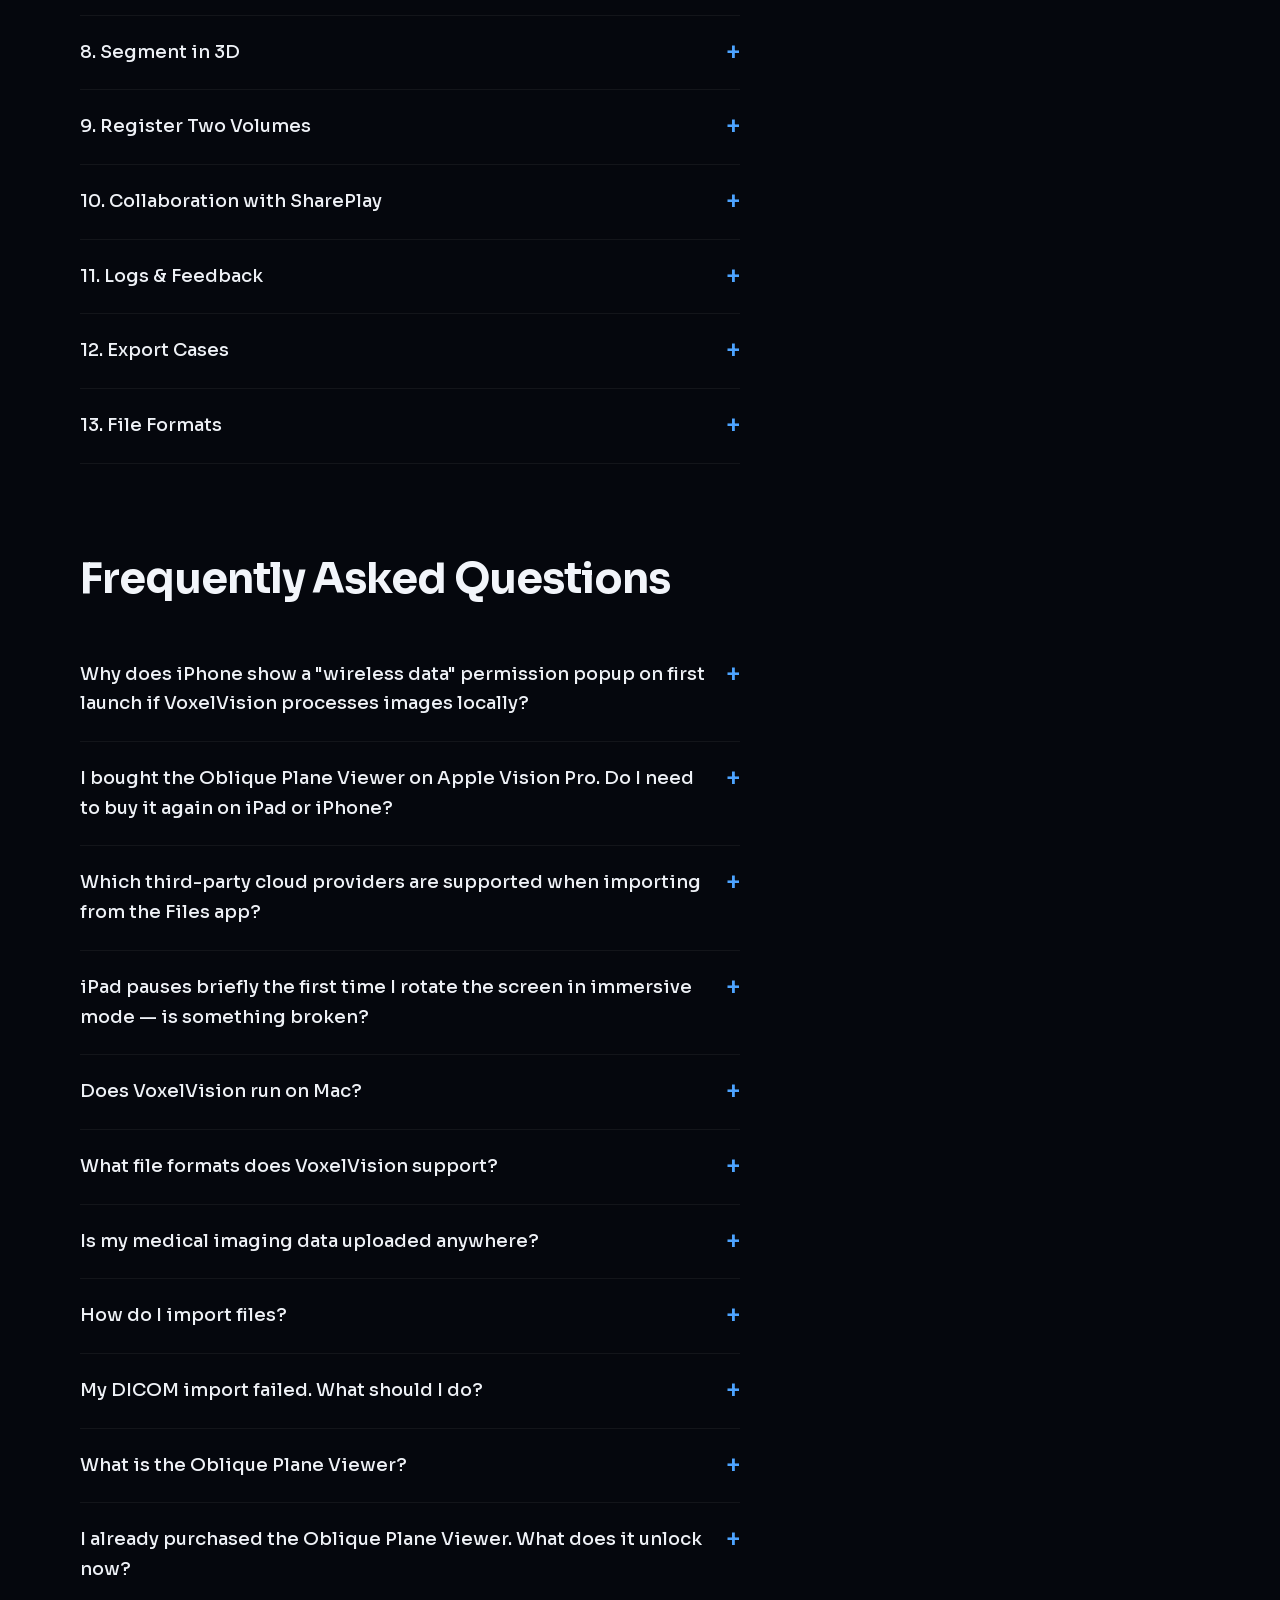
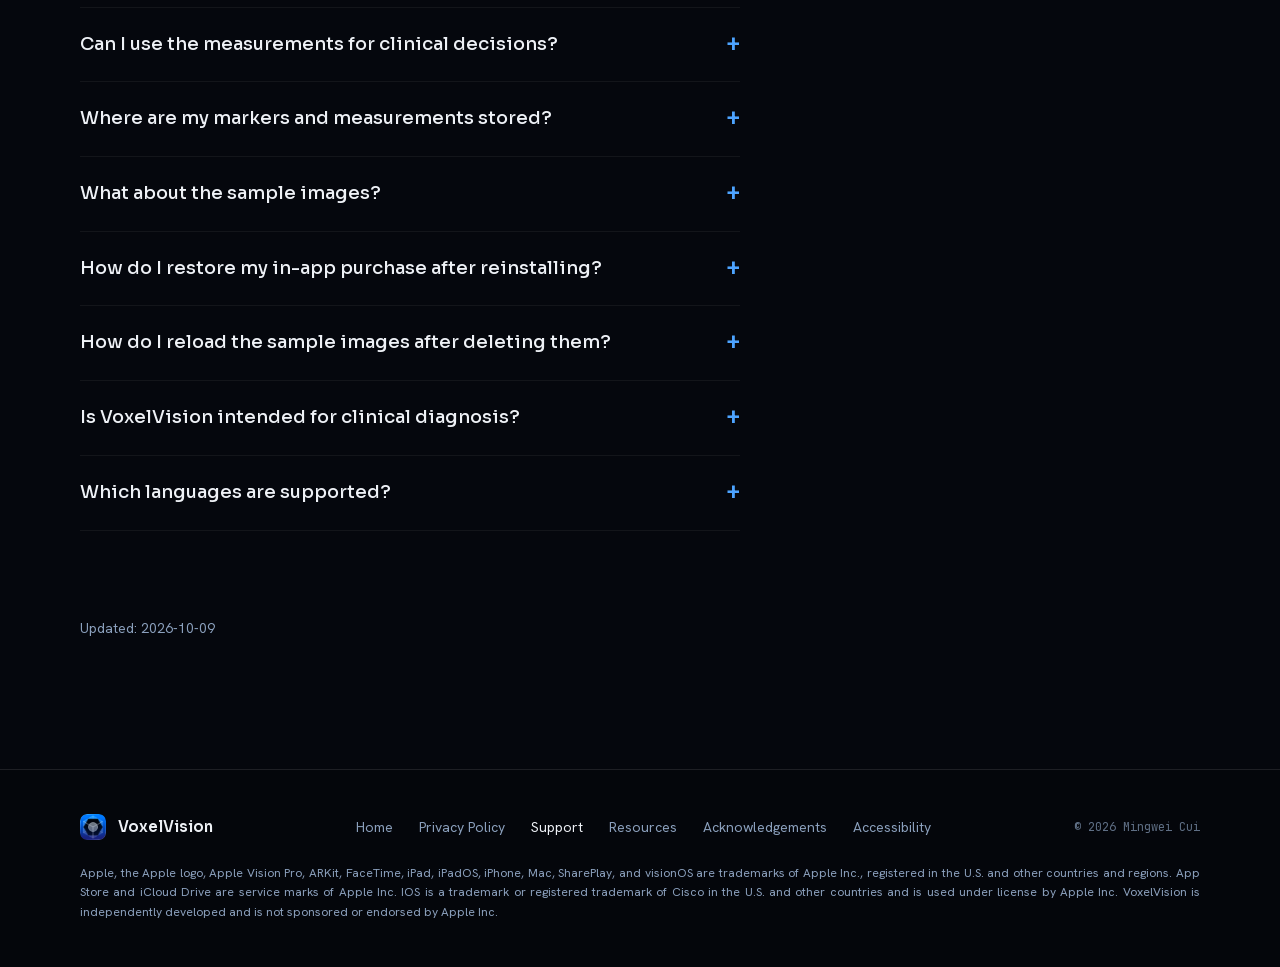
<file: support.html>
<!DOCTYPE html>
<html lang="en">
<head>
<meta charset="utf-8">
<meta name="viewport" content="width=device-width, initial-scale=1">
<meta name="color-scheme" content="dark">
<title>VoxelVision — IFU &amp; FAQ</title>
<meta name="description" content="Support information and frequently asked questions for VoxelVision — AR Medical Imaging for Apple Vision Pro, iPad, and iPhone.">
<link rel="canonical" href="https://voxelvision.app/support.html">
<link rel="icon" href="/favicon.ico" sizes="48x48">
<link rel="icon" type="image/png" sizes="128x128" href="assets/favicon-128.png">
<link rel="apple-touch-icon" sizes="180x180" href="/apple-touch-icon.png">
<meta property="og:type" content="website">
<meta property="og:title" content="VoxelVision — IFU &amp; FAQ">
<meta property="og:description" content="Support information and frequently asked questions for VoxelVision — AR Medical Imaging for Apple Vision Pro, iPad, and iPhone.">
<meta property="og:url" content="https://voxelvision.app/support.html">
<meta property="og:image" content="https://voxelvision.app/assets/og-card.jpg">
<meta property="og:image:type" content="image/jpeg">
<meta property="og:image:width" content="1200">
<meta property="og:image:height" content="630">
<meta property="og:image:alt" content="Two MR brain slices displayed side by side in a room, viewed in VoxelVision.">
<meta name="twitter:card" content="summary_large_image">
<link rel="preload" as="font" type="font/woff2" crossorigin href="assets/fonts/Sora-700-latin.woff2">
<link rel="preload" as="font" type="font/woff2" crossorigin href="assets/fonts/HankenGrotesk-400-latin.woff2">
<link rel="preload" as="font" type="font/woff2" crossorigin href="assets/fonts/JetBrainsMono-400-latin.woff2">
<link rel="stylesheet" href="assets/site.f0312256f0849ab8.css">
<script>
/* Detect browsers that force-darken page colours, so gradient-clipped text can
   fall back to a plain light fill instead of a darkened gradient. */
(function(){
  var done=false,t=null;
  function probe(){
    if(done||!document.body)return;
    var e=document.createElement('div');
    e.style.cssText='position:absolute;width:2px;height:2px;overflow:hidden;pointer-events:none;background-color:#ffffff;';
    document.body.appendChild(e);
    var c=getComputedStyle(e).backgroundColor;
    document.body.removeChild(e);
    if(c!=='rgb(255, 255, 255)'&&c!=='rgba(255, 255, 255, 1)'){done=true;document.documentElement.classList.add('no-gtx');}
  }
  function schedule(){clearTimeout(t);t=setTimeout(probe,120);}
  if(document.readyState==='loading'){document.addEventListener('DOMContentLoaded',probe);}else{probe();}
  setTimeout(probe,600);setTimeout(probe,2500);
  new MutationObserver(schedule).observe(document.head,{childList:true,subtree:true});
})();
</script>
<script src="ct.1b7f0caeabba9b16.js"></script>
<script defer src="assets/site.02d6f2679cba8555.js"></script>
</head>
<body>
<div style="background:#05070d; color:#eef1f6; font-family:'Hanken Grotesk',sans-serif; -webkit-font-smoothing:antialiased;">

  <!-- NAV -->
  <a class="vvskip" href="#main">Skip to main content</a>

  <nav class="vvnav vvnav-sub" aria-label="Primary">
    <span class="vvnav-frost" aria-hidden="true"><i></i><i></i><i></i><i></i></span>
    <a href="index.html" style="display:flex; align-items:center; gap:12px; color:#eef1f6;">
      <img width="128" height="128" src="assets/icon_128.png" alt="VoxelVision" style="width:30px; height:30px; border-radius:9px; display:block;">
      <span style="font-family:'Sora',sans-serif; font-weight:700; font-size:18px; letter-spacing:-.01em;">VoxelVision</span>
    </a>
    <div class="vvlinks" style="display:flex; align-items:center; font-size:14.5px;">
      <details class="vvmenu">
        <summary>Menu</summary>
        <nav class="vvmenu-panel vvglass" aria-label="More pages">
        <a class="vvm-b" href="index.html">Home</a>
        <a class="vvm-b" href="privacy.html">Privacy</a>
        <a class="vvm-b" href="support.html">Support</a>
        <a class="vvm-b" href="resources.html">Resources</a>
        </nav>
      </details>
      <a class="vvnav-b" href="index.html">Home</a>
      <a class="vvnav-b" href="privacy.html">Privacy</a>
      <a class="vvnav-b" href="support.html" style="color:#eef1f6;">Support</a>
      <a class="vvnav-b" href="resources.html">Resources</a>
      <a class="vvcta" href="https://apps.apple.com/app/voxelvision/id6762214194?pt=127449969&ct=landing&mt=8" style="color:#fff; background:linear-gradient(100deg,#2979FF,#1A237E); padding:9px 18px; border-radius:999px; font-weight:600; font-size:14px; box-shadow:0 8px 24px -8px rgba(41,121,255,.7);" aria-label="Download VoxelVision on the App Store"><svg class="vvcta-ico" width="17" height="17" viewBox="0 0 24 24" fill="none" stroke="currentColor" stroke-width="2.2" stroke-linecap="round" stroke-linejoin="round" aria-hidden="true"><path d="M12 3v11"/><path d="M7.5 10l4.5 4.5 4.5-4.5"/><path d="M4.5 20h15"/></svg><span class="vvcta-txt">Download</span></a>
    </div>
  </nav>

  <!-- HERO BAND -->
  <header class="vvsubhead" style="position:relative; overflow:hidden; border-bottom:1px solid var(--vv-rule);">
    <div style="position:absolute; inset:0; background:radial-gradient(70% 120% at 82% -10%, rgba(41,121,255,.22), transparent 60%), radial-gradient(50% 90% at 10% 100%, rgba(26,35,126,.32), transparent 60%);"></div>
    <div style="position:absolute; inset:0; background-image:radial-gradient(rgba(120,170,255,.12) 1px, transparent 1.5px); background-size:32px 32px; opacity:.5; mask-image:linear-gradient(180deg,#000,transparent);"></div>
    <div class="vvsubhead-in" style="position:relative; max-width:var(--vv-max); margin:0 auto; padding:78px var(--vv-gut) 56px;">
      <div style="font-family:'JetBrains Mono',monospace; font-size:12px; letter-spacing:.2em; text-transform:uppercase; color:#9dc2ff; margin-bottom:22px;">VoxelVision · Help</div>
      <h1 style="font-family:'Sora',sans-serif; font-size:clamp(34px,8vw,56px); line-height:1.02; letter-spacing:-.03em; font-weight:700; margin:0 0 16px; color:#f4f7fc;">IFU &amp; FAQ</h1>
      <p style="font-size:18px; color:#9fb0c8; margin:0;">AR Medical Imaging for Apple Vision Pro, iPad, and iPhone</p>
    </div>
  </header>

  <main id="main" class="vvbody vvsupport" style="max-width:var(--vv-max); margin:0 auto; padding:0 var(--vv-gut);">
    <details class="vvtoc" open>
      <summary aria-label="On this page"><svg class="vvtoc-ico" width="17" height="17" viewBox="0 0 24 24" fill="none" stroke="currentColor" stroke-width="2" stroke-linecap="round" aria-hidden="true"><path d="M4 6h16"/><path d="M4 12h11"/><path d="M4 18h7"/></svg><span class="vvtoc-txt">On this page</span></summary>
      <nav aria-label="On this page">
        <div class="vvtoc-label">On this page</div>
        <ul class="vvtoc-list vvtoc-tree">
          <li><a class="vvtoc-section" href="#guide">Instruction for Use</a>
            <ul>
              <li><a href="#guide-user-interface">1. User Interface</a></li>
              <li><a href="#guide-import-medical-images">2. Import Medical Images</a></li>
              <li><a href="#guide-manage-cases">3. Manage Cases</a></li>
              <li><a href="#guide-browse-slices">4. Browse Slices</a></li>
              <li><a href="#guide-choose-display-presets">5. Choose Display Presets</a></li>
              <li><a href="#guide-view-in-3d">6. View in 3D</a></li>
              <li><a href="#guide-measure-in-3d">7. Measure in 3D</a></li>
              <li><a href="#guide-segment-in-3d">8. Segment in 3D</a></li>
              <li><a href="#guide-register-two-volumes">9. Register Two Volumes</a></li>
              <li><a href="#guide-collaboration-with-shareplay">10. Collaboration with SharePlay</a></li>
              <li><a href="#guide-logs-feedback">11. Logs &amp; Feedback</a></li>
              <li><a href="#guide-export-cases">12. Export Cases</a></li>
              <li><a href="#guide-file-formats">13. File Formats</a></li>
            </ul>
          </li>
          <li><a class="vvtoc-section" href="#faq">Frequently Asked Questions</a>
            <ul>
              <li><a href="#why-does-iphone-show-a-wireless-data-permission-">Wireless data popup</a></li>
              <li><a href="#i-bought-the-oblique-plane-viewer-on-apple-visio">Buying across devices</a></li>
              <li><a href="#which-third-party-cloud-providers-are-supported-">Cloud providers</a></li>
              <li><a href="#ipad-pauses-briefly-the-first-time-i-rotate-the-">iPad rotation pause</a></li>
              <li><a href="#does-voxelvision-run-on-mac">Mac support</a></li>
              <li><a href="#what-file-formats-does-voxelvision-support">File formats</a></li>
              <li><a href="#is-my-medical-imaging-data-uploaded-anywhere">Data privacy</a></li>
              <li><a href="#how-do-i-import-files">Importing files</a></li>
              <li><a href="#my-dicom-import-failed-what-should-i-do">DICOM import failures</a></li>
              <li><a href="#what-is-the-oblique-plane-viewer">Oblique Plane Viewer</a></li>
              <li><a href="#i-already-purchased-the-oblique-plane-viewer-doe">Existing purchases</a></li>
              <li><a href="#can-i-use-the-measurements-for-clinical-decision">Measurement scope</a></li>
              <li><a href="#where-are-my-markers-and-measurements-stored">Measurement storage</a></li>
              <li><a href="#what-about-the-sample-images">Sample images</a></li>
              <li><a href="#how-do-i-restore-my-in-app-purchase-after-reinst">Restoring a purchase</a></li>
              <li><a href="#how-do-i-reload-the-sample-images-after-deleting">Reloading sample images</a></li>
              <li><a href="#is-voxelvision-intended-for-clinical-diagnosis">Intended use</a></li>
              <li><a href="#which-languages-are-supported">Languages</a></li>
            </ul>
          </li>
        </ul>
      </nav>
    </details>
    <div class="vvdoc">
    <!-- CONTACT -->
    <div style="border:1px solid rgba(41,121,255,.28); background:radial-gradient(120% 140% at 100% 0%, rgba(41,121,255,.14), transparent 55%), rgba(41,121,255,.04); border-radius:var(--r-card); padding:var(--card-pad); margin-bottom:56px;">
      <div style="font-family:'JetBrains Mono',monospace; font-size:12px; letter-spacing:.16em; text-transform:uppercase; color:#9dc2ff; margin-bottom:14px;">Contact</div>
      <p style="margin:0 0 12px; font-size:17px; line-height:1.6; color:#c2cee0;">For bug reports, feature requests, or any questions:</p>
      <p style="margin:0 0 16px; font-size:20px; font-weight:600; color:#fff;">Email: <a href="mailto:support@voxelvision.app" style="color:#4DA3FF;">support@voxelvision.app</a></p>
      <p style="margin:0; font-size:15px; line-height:1.6; color:#9fb0c8;">When reporting an issue, including the following information helps resolve it faster: a description of what happened, the steps to reproduce it, and your app version and OS version. For your convenience, tap "Email with Logs" on the in-app "Logs &amp; Feedback" page — it opens a pre-filled email with the runtime log attached. The logs do not contain any personal or medical data.</p>
    </div>
    <section class="vvupdate" id="guide"><h1>Instruction for Use</h1><p>VoxelVision is intended for research and teaching. It is not a medical device and is not intended for clinical diagnosis or treatment.</p><p>Measurement, Segmentation, Registration, and Collaboration are free to try on the sample images — including a matched CT/PET pair made for Registration; a purchase unlocks them for your own cases.</p><p><a href="resources.html">Download import examples →</a></p><details class="vvguide" id="guide-user-interface"><summary><span>1. User Interface</span><span class="vvplus" aria-hidden="true">+</span></summary><p>On iPad and Vision Pro, multiple main windows can be open at the same time — use this to view several cases at once, or to keep Help or About visible while you work.</p><p>VoxelVision&#x27;s UI adapts to the space on your screen. On iPad and iPhone, button labels appear when the layout has room — rotate the device or widen the window to reveal more of them. On Apple Vision Pro, look at a button to see its name.</p><p>Settings lets you personalize VoxelVision, from the app language to your default window presets; changes apply immediately.</p><p>A <strong>status line</strong> is a short message in the title bar. It appears while something is in progress, such as an import, a sample download, or the number of selected cases, and clears when finished. While an import runs, the <strong>Import Image</strong> button becomes a progress ring; tap it to cancel. In the &quot;Oblique Plane&quot; view, the status line appears at the top instead.</p><p>A <strong>notice</strong> is a card below the title bar on iPhone and iPad, and along the bottom edge of the window on Apple Vision Pro. It appears when something needs your attention, such as a failed sample download or a collaboration prompt, and stays until you act on it or dismiss it.</p></details>
<details class="vvguide" id="guide-import-medical-images"><summary><span>2. Import Medical Images</span><span class="vvplus" aria-hidden="true">+</span></summary><p>Tap the Import Image button on the main page to open the Files app. VoxelVision can read from local device storage, external drives, network shares, iCloud Drive, and supported third-party cloud providers. Supported image formats are <a href="support.html#guide-file-formats">DICOM</a> (CT, MR, PET, and NM), along with <a href="support.html#guide-file-formats">NIfTI</a> and <a href="support.html#guide-file-formats">NRRD</a> volumes. Choose a folder containing your images and tap Open — a case selection panel appears, where VoxelVision lists every supported case, and you can choose which ones to import. You can also drag image files onto the app, or open them from another app using &quot;Open With.&quot; <a href="support.html#guide-file-formats">DICOM SEG and RTSTRUCT</a> objects found alongside a series are imported as segmentation layers.</p><p>VoxelVision&#x27;s own packages are imported through the same Import Image button. A <a href="support.html#guide-file-formats">.vvcase</a> contains both images and annotations and restores the complete case; if the same images are already in your library, only the annotations are merged. A <a href="support.html#guide-file-formats">.vvanno</a> carries annotations alone and applies them to the matching case in your library, and a <a href="support.html#guide-file-formats">.vvimage</a> carries images alone.</p></details>
<details class="vvguide" id="guide-manage-cases"><summary><span>3. Manage Cases</span><span class="vvplus" aria-hidden="true">+</span></summary><p>Sort the case list by tapping any column title. Use the search bar at the top to filter by all textual fields. Tap the details button on the right side of a row to view scan parameters and edit notes. Select a case and use the <strong>Delete Case</strong> button to remove it. Tap <strong>Select Multiple</strong> to act on several cases at once — batch export or batch delete. The details view also shows the case size on disk.</p></details>
<details class="vvguide" id="guide-browse-slices"><summary><span>4. Browse Slices</span><span class="vvplus" aria-hidden="true">+</span></summary><p>After selecting a case, tap the Slices button to enter the tri-plane view — the orthogonal planes of standard multiplanar reformation (MPR). You always see the axial plane, plus your choice of coronal or sagittal. The three planes are linked by a shared crosshair. On each slice, the crosshair marks where the other two planes intersect; move the crosshair on one, and the others follow. The voxel coordinates and intensity value at the crosshair update in real time.<br><br>On Apple Vision Pro:<br><br>• Look at any slice and pinch-drag with one hand to move the crosshair along all three axes.<br><br>On iPad and iPhone:<br><br>• One-finger drag moves the crosshair on the slice; two-finger drag changes the slice depth.</p><p>The slice toolbar also provides two panels. <strong>Index</strong> lists every marker and segmentation layer — tap an entry to jump all three planes to it. <strong>Layers</strong> controls which overlays are shown, including the orientation letters and the scale bar. Segmentations appear on the slices as colored overlays.</p></details>
<details class="vvguide" id="guide-choose-display-presets"><summary><span>5. Choose Display Presets</span><span class="vvplus" aria-hidden="true">+</span></summary><p>On the &quot;Slices&quot; page, use the &quot;Presets&quot; menu in the toolbar to switch presets. For CT images, Soft Tissue, Lung, Bone, Brain, and Liver presets are available. Other images use Full Range, Wide, and Narrow presets fitted to each volume; for <a href="support.html#guide-file-formats">NIfTI</a> and <a href="support.html#guide-file-formats">NRRD</a>, a &quot;CT&quot; toggle switches to the clinical CT presets. You can also use the Custom option to freely adjust window width and level via sliders. The Invert toggle inverts the grayscale display; the Mirror toggle flips the image horizontally. When a scan carries its own window setting, a <strong>Series</strong> preset appears first and is used by default. For PET and NM images, a color map row offers Gray, Hot Iron, PET Rainbow, Hot Metal Blue, and Viridis. Calibrated PET studies show SUV values in the readouts — and exports preserve the calibrated values, so quantitative readings match in external tools.</p></details>
<details class="vvguide" id="guide-view-in-3d"><summary><span>6. View in 3D</span><span class="vvplus" aria-hidden="true">+</span></summary><p>On the &quot;Slices&quot; page, tap the Immersive Mode button to open the &quot;Oblique Plane&quot; view — a 3D spatial view of the imaging volume. It advances MPR from fixed orthogonal planes to a freely oriented oblique plane with two rotational degrees of freedom and unrestricted 3D positioning (double-oblique MPR).</p><p>The &quot;Oblique Plane&quot; toolbar provides three mode buttons that determine what your single-hand gesture acts on: <strong>Slice</strong> (move the oblique plane), <strong>Rotation</strong> (rotate the voxel box), and <strong>Pan</strong> (translate the voxel box). Tap one button to activate that mode — only one mode is active at a time.</p><p>On Apple Vision Pro:<br><br>• In <strong>Slice</strong>, look at the oblique plane and pinch-drag with one hand — dragging sideways or vertically tilts the plane around its center, and pulling toward you or pushing away moves it through the volume.<br>• In <strong>Rotation</strong>, look at the voxel box and pinch-drag with one hand to rotate it; pinch with both hands and rotate them around each other to spin it around its vertical axis.<br>• In <strong>Pan</strong>, look at the voxel box and pinch-drag with one hand to translate it.<br>• In any mode, pinch with both hands and move them apart or together to scale the voxel box.</p><p>On iPad and iPhone:<br><br>• In <strong>Slice</strong>, one-finger drag rotates the oblique plane; two-finger drag pushes or pulls the plane along its normal.<br>• In <strong>Rotation</strong>, one-finger drag rotates the voxel box; two-finger pinch scales the box, and two-finger rotation spins it around its vertical axis.<br>• In <strong>Pan</strong>, one-finger drag translates the voxel box; two-finger drag pushes or pulls the voxel box in depth.</p><p>The toolbar also provides shared controls available in any mode and on any platform:<br><br>• <strong>Tracked</strong> — switch to Tracked so the oblique plane follows your device automatically; <strong>Fixed</strong> keeps it in place.<br>• Reset — returns the oblique plane to the center of the volume facing your current view.<br>• Slab — thicken the oblique plane into a volume slab and project through it with MIP, MinIP, or Mean.<br>• Presets and Invert — same controls as on the &quot;Slices&quot; page, available here for in-context adjustment.</p><p>Tap the back button to exit Immersive Mode.</p></details>
<details class="vvguide" id="guide-measure-in-3d"><summary><span>7. Measure in 3D</span><span class="vvplus" aria-hidden="true">+</span></summary><p>In the &quot;Oblique Plane&quot; view, tap the <strong>Mark</strong> toggle on the toolbar, then drag and release to place markers directly in 3D space. Placing points this way is the foundation of this and the following chapters — <a href="support.html#guide-measure-in-3d">measurements</a>, <a href="support.html#guide-segment-in-3d">segmentation seeds</a>, and <a href="support.html#guide-register-two-volumes">registration anchors</a> all use the same gesture. Tap <strong>Measure</strong> to capture:</p><p>• Distance — measure the straight-line distance between two points.<br>• Angle — measure the angle formed by three points.<br>• Path — trace a multi-point path and read its total length, or close it to read a perimeter. For any path, toggle <strong>CPR</strong> to unfold a curved planar reformation along it.</p><p>Tap <strong>Profile</strong> on a measurement to plot the intensity values along it, and export the profile as a <a href="support.html#guide-file-formats">CSV</a> file from the same panel. Export your measurements as a CSV file to the VoxelVision folder in Files.</p></details>
<details class="vvguide" id="guide-segment-in-3d"><summary><span>8. Segment in 3D</span><span class="vvplus" aria-hidden="true">+</span></summary><p>In the &quot;Oblique Plane&quot; view, tap the <strong>Segment</strong> toggle and choose <strong>Seed</strong> or <strong>Threshold</strong> to define a region:</p><p>• Seed — place seeds on the anatomy, then tap <strong>Grow Seeds</strong> to expand them into a connected 3D region.<br>• Threshold — select an intensity range to capture every voxel within it; <strong>Keep Largest</strong> trims the result to the largest connected part.</p><p>Refine the result with the <strong>Brush</strong> — paint to add voxels, or switch to <strong>Erase</strong> to remove them. Each segmentation appears as a colored overlay on the slices, with its volume shown on its layer chip.</p><p>Export segmentations from the toolbar: label maps as <a href="support.html#guide-file-formats">NIfTI</a> and <a href="support.html#guide-file-formats">NRRD</a> (<strong>Mask</strong>), surface meshes as <a href="support.html#guide-file-formats">STL</a> (<strong>Mesh</strong>), and per-segment statistics as <a href="support.html#guide-file-formats">CSV</a> — all saved to the VoxelVision folder in Files.</p></details>
<details class="vvguide" id="guide-register-two-volumes"><summary><span>9. Register Two Volumes</span><span class="vvplus" aria-hidden="true">+</span></summary><p>In the &quot;Oblique Plane&quot; view, tap the registration button beside the title to load a second volume — any other imported case, such as a PET to pair with a CT. Both volumes share the same space; tapping the <strong>A/B</strong> label switches which one is active, and each keeps its own window settings.</p><p>Tap <strong>Anchor</strong> and place anchor pairs on the same anatomical landmark in both volumes — the active volume switches automatically after each placement. With every pair, VoxelVision computes rigid, similarity, and affine alignments and reports their residual errors in millimeters, per model and per pair on each anchor chip. Choose the model that fits best, then enter <strong>A⊕B Fusion</strong> to view both volumes aligned.</p><p>The fused view offers five ways to compare: <strong>Blend</strong> (adjustable opacity, the default), <strong>Alternate</strong>, <strong>Checkerboard</strong>, <strong>Split</strong>, and <strong>Difference</strong>. Each volume keeps its own window presets and color map, and the <strong>Ruler</strong> connects each anchor pair to show its separation. Delete a single pair from its chip, or delete the whole registration from the toolbar.</p><p><strong>Refine</strong> improves an anchor-based alignment using the image intensities themselves. The result is shown as a candidate with its similarity score before and after — nothing changes until you tap <strong>Adopt</strong>; <strong>Discard</strong> keeps the anchor solution. After refining, <strong>Similarity Map</strong> draws shells around regions where the two volumes still disagree, and <strong>Inverse Check</strong> reports how well the alignment round-trips between A and B, in millimeters. Refinement needs working memory on the device; if there is not enough, VoxelVision tells you how much the run needs and how much the app can use, and lets you free memory or cancel.</p><p>Each anchor chip shows that pair&#x27;s residual. Use the eye button to exclude a suspect pair from the solve and watch the residuals respond — excluded pairs stay visible with their deviation from the current alignment. With three or more enabled pairs, the <strong>TRE Field</strong> toggle draws a surface enclosing the part of the volume where the predicted target registration error is lowest; its shape shows how that error grows with distance from the anchors. A numeric Est. TRE range in millimeters appears only once that prediction has been calibrated against known reference geometry; until then the field conveys shape alone. Any such estimate is a statistical expectation, not a per-case guarantee — a low residual alone does not prove an accurate registration.</p><p>Registrations are saved with the case and reopen directly in the fused view. Tap <strong>Export</strong> on the registration toolbar to write an ITK <a href="support.html#guide-file-formats">.tfm</a> transform file, a <a href="support.html#guide-file-formats">CSV</a> report, and a session record that documents every step to the VoxelVision folder in Files. To use a .tfm computed elsewhere, put it in the VoxelVision folder, then tap <strong>Load Transform File</strong> in the registration panel.</p><p>Each registration session records every step — anchor pairs, solutions, refinements, and the moment you export — as a chain of linked entries, so a result can be traced back to the actions that produced it. The record is written out with the export, together with the log lines of that session.</p><p>To register a series of pairs in a fixed order, place a <a href="support.html#guide-file-formats">trial-manifest.json</a> file in the VoxelVision folder in Files. A banner appears on the main page: tap it to find the first case, tap <strong>Start</strong>, and VoxelVision opens each pair in turn. Exporting the registration completes a step, and the record of every step is kept in the Research folder along with a progress ledger.</p><p>To solve, refine, or benchmark many registrations without interaction, place a <a href="support.html#guide-file-formats">batch-manifest.json</a> file in the VoxelVision folder — it names the saved registrations to run by the unique keys of their two volumes, or asks for all of them — and open <strong>Research Batch</strong> in <strong>Logs &amp; Feedback</strong>. The batch runs on the device, resumes where it left off if interrupted, and writes its results to Research/Runs. Before a run, VoxelVision states how much memory it needs and how much the app can use, and it pauses if the device gets hot.</p></details>
<details class="vvguide" id="guide-collaboration-with-shareplay"><summary><span>10. Collaboration with SharePlay</span><span class="vvplus" aria-hidden="true">+</span></summary><p>Start a FaceTime call, then tap <strong>Collaborate</strong> on the immersive toolbar to start a session. Each participant opens their own copy of the same case — each participant is responsible for importing it on their own. Everyone views the same volume in their own space.</p><p>As the session starter, choose <strong>Editable</strong> or <strong>Read-only</strong>. In an editable session everyone works as equals — markers, measurements, and segmentations placed on any device appear on every device. In a read-only session only the starter annotates, and everyone else follows along. Tools (measurements, segmentations and registrations) unlocked by the presenter extend to all participants for the duration of the session.</p><p>Joining a session never automatically overwrites your own annotations: when the session ends, you choose whether to keep the session&#x27;s results or restore the case to the state it was in before.</p></details>
<details class="vvguide" id="guide-logs-feedback"><summary><span>11. Logs &amp; Feedback</span><span class="vvplus" aria-hidden="true">+</span></summary><p><strong>Logs &amp; Feedback</strong> in the main menu shows a log of what VoxelVision has been doing, filtered by level. When something goes wrong, tap <strong>Feedback</strong> to email the developer with or without the logs attached, or <strong>Export</strong> to save the logs without sending them to the developer. Both cover the same time span this page shows, not all the logs stored on the device, and contain no protected health information.</p><p><strong>Log Settings</strong> controls how long logs are kept, how much this page shows, where all the log files are stored, and the export format. <strong>Research Batch</strong> on this page runs the <a href="support.html#guide-file-formats">batch-manifest.json</a> when it is present in the VoxelVision folder in Files.</p></details>
<details class="vvguide" id="guide-export-cases"><summary><span>12. Export Cases</span><span class="vvplus" aria-hidden="true">+</span></summary><p>The Export panel offers two paths. <strong>VoxelVision Case Package</strong> shares the complete case — images, annotations, segmentations, and registrations — as a single <a href="support.html#guide-file-formats">.vvcase</a> file. <strong>Custom</strong> lets you pick individual products instead: the image volume, the annotation source data, and <a href="support.html#guide-file-formats">CSV</a> quantification reports.</p><p>For 3D Slicer and ITK-SNAP workflows, choose <strong>Other</strong> as the destination — the export becomes a standard <a href="support.html#guide-file-formats">zip</a> containing a <a href="support.html#guide-file-formats">NIfTI</a> volume, Slicer-compatible <a href="support.html#guide-file-formats">Markups JSON</a> annotations, and an <a href="support.html#guide-file-formats">NRRD</a> or NIfTI label map, files those tools open directly. Annotations are stored in these standard formats natively, so nothing is lost in translation.</p></details>
<details class="vvguide" id="guide-file-formats"><summary><span>13. File Formats</span><span class="vvplus" aria-hidden="true">+</span></summary><h3>Import</h3><div class="vvtablewrap"><table><thead><tr><th>Formats</th><th>Content</th><th>Where</th></tr></thead><tbody><tr><td>.dcm, .ima, no extension</td><td>DICOM series (CT, MR, PET, NM), with SEG and RTSTRUCT found alongside; files may also be named by number only</td><td>Main page: Import Image, choosing the folder</td></tr><tr><td>.nii, .nii.gz</td><td>NIfTI</td><td>Main page: Import Image or drag and drop; Files: Open With</td></tr><tr><td>.nrrd, .nhdr</td><td>NRRD (.nhdr with its data file)</td><td>Main page: Import Image or drag and drop; Files: Open With</td></tr><tr><td>.hdr + .img</td><td>Analyze or NIfTI pair</td><td>Main page: Import Image, choosing the folder</td></tr><tr><td>.vvcase, .vvanno, .vvimage *</td><td>VoxelVision package</td><td>Main page: Import Image or drag and drop; Files: Open With</td></tr><tr><td>.tfm *</td><td>ITK transform</td><td>Oblique Plane: registration panel, after loading the second volume</td></tr><tr><td>trial-manifest.json *</td><td>Trial protocol: the case pairs to register, in order</td><td>VoxelVision folder in Files; a banner appears on the main page</td></tr><tr><td>batch-manifest.json *</td><td>Batch run: which saved registrations to solve, refine, or benchmark</td><td>VoxelVision folder in Files; run from Logs &amp; Feedback: Research Batch</td></tr></tbody></table></div><p>* Templates, and examples ready to use with the sample images, are available at <a href="https://voxelvision.app/resources">voxelvision.app/resources</a>.</p><h3>Export</h3><div class="vvtablewrap"><table><thead><tr><th>Formats</th><th>Content</th><th>Where</th></tr></thead><tbody><tr><td>.vvcase, .vvanno, .vvimage</td><td>Complete case, annotations only, image only</td><td>Main page: Export, VoxelVision Case Package or Custom; delivered through the share sheet</td></tr><tr><td>.zip</td><td>Standard package for 3D Slicer and ITK-SNAP: NIfTI volume, Markups annotations, NRRD or NIfTI label map</td><td>Main page: Export, Other; delivered through the share sheet</td></tr><tr><td>.csv</td><td>Measurements and intensity profiles</td><td>Oblique Plane: Measure; saved to the VoxelVision folder in Files</td></tr><tr><td>.nii, .nrrd, .json, .stl, .csv</td><td>Segmentation label map with its label list (.json), surface mesh, statistics</td><td>Oblique Plane: Segment; saved to the VoxelVision folder in Files</td></tr><tr><td>.tfm, .csv, .mrk.json, .json, .jsonl</td><td>Registration transform, anchor report, fiducial Markups, session record, session log</td><td>Oblique Plane: registration toolbar, Export; saved to the VoxelVision folder in Files</td></tr><tr><td>.txt or .jsonl</td><td>Runtime logs</td><td>Logs &amp; Feedback: Export; delivered through the share sheet or by mail</td></tr><tr><td>.json, .jsonl</td><td>Step-by-step records of a trial protocol and its progress ledger</td><td>Research folder, written as each step is exported</td></tr><tr><td>.json, .csv, .jsonl</td><td>Batch results: solutions, timing table, run log</td><td>Research/Runs, written as the batch runs</td></tr><tr><td>About VoxelVision.txt</td><td>Version note that keeps the VoxelVision folder visible in Files; safe to delete, written again at the next launch</td><td>VoxelVision folder in Files, written at launch</td></tr></tbody></table></div></details>
</section><section class="vvupdate" id="faq"><h2>Frequently Asked Questions</h2><details id="why-does-iphone-show-a-wireless-data-permission-" class="vvfaq" style="border-bottom:1px solid var(--vv-rule-soft);">
        <summary>
          <span>Why does iPhone show a "wireless data" permission popup on first launch if VoxelVision processes images locally?</span>
          <span class="vvplus" aria-hidden="true">+</span>
        </summary>
        <div style="padding:0 0 26px; font-size:16px; line-height:1.68; color:#a9b8cc;"><p>Apple services support purchases, sample downloads, and SharePlay. Local image viewing works offline. Imaging data is not uploaded to the developer; image transfers to FaceTime participants and exports are initiated by you.</p></div>
      </details>
<details id="i-bought-the-oblique-plane-viewer-on-apple-visio" class="vvfaq" style="border-bottom:1px solid var(--vv-rule-soft);">
        <summary>
          <span>I bought the Oblique Plane Viewer on Apple Vision Pro. Do I need to buy it again on iPad or iPhone?</span>
          <span class="vvplus" aria-hidden="true">+</span>
        </summary>
        <div style="padding:0 0 26px; font-size:16px; line-height:1.68; color:#a9b8cc;"><p>Purchases can be restored on supported devices signed into the same Apple Account. Open Settings and tap Restore Purchases.</p></div>
      </details>
<details id="which-third-party-cloud-providers-are-supported-" class="vvfaq" style="border-bottom:1px solid var(--vv-rule-soft);">
        <summary>
          <span>Which third-party cloud providers are supported when importing from the Files app?</span>
          <span class="vvplus" aria-hidden="true">+</span>
        </summary>
        <div style="padding:0 0 26px; font-size:16px; line-height:1.68; color:#a9b8cc;">
          <p style="margin:0 0 14px;">VoxelVision uses Apple's Files app for all import operations, so support for third-party cloud providers depends on whether each provider's iOS app implements the Files extension for folder selection.</p>
          <p style="margin:0;">Provider support can change with its app version. If a provider does not expose a selectable folder, copy the complete image folder to On My iPhone or On My iPad, iCloud Drive, an external drive, or a network share accessible in Files, then import that copy. Keep companion files together for detached NRRD and Analyze/NIfTI pairs.</p>
        </div>
      </details>
<details id="ipad-pauses-briefly-the-first-time-i-rotate-the-" class="vvfaq" style="border-bottom:1px solid var(--vv-rule-soft);">
        <summary>
          <span>iPad pauses briefly the first time I rotate the screen in immersive mode — is something broken?</span>
          <span class="vvplus" aria-hidden="true">+</span>
        </summary>
        <div style="padding:0 0 26px; font-size:16px; line-height:1.68; color:#a9b8cc;">
          <p style="margin:0;">Entering a spatial view starts device tracking, and startup behavior can vary by device and OS version. If a pause persists or repeats, include your device model, app and OS versions, reproduction steps, and runtime logs in a report to the developer.</p>
        </div>
      </details>
<details id="does-voxelvision-run-on-mac" class="vvfaq" style="border-bottom:1px solid var(--vv-rule-soft);">
        <summary>
          <span>Does VoxelVision run on Mac?</span>
          <span class="vvplus" aria-hidden="true">+</span>
        </summary>
        <div style="padding:0 0 26px; font-size:16px; line-height:1.68; color:#a9b8cc;"><p>The iPad app can run on Apple Silicon Mac for local importing and 2D slice viewing. The spatial Oblique Plane view and its tools require Apple Vision Pro, iPad, or iPhone.</p></div>
      </details>
<details id="what-file-formats-does-voxelvision-support" class="vvfaq" style="border-bottom:1px solid var(--vv-rule-soft);">
        <summary>
          <span>What file formats does VoxelVision support?</span>
          <span class="vvplus" aria-hidden="true">+</span>
        </summary>
        <div style="padding:0 0 26px; font-size:16px; line-height:1.68; color:#a9b8cc;"><p>See <a href="#guide-file-formats">File Formats</a> above for the complete 2.0.0 import and export list, including DICOM SEG/RTSTRUCT, detached NRRD, Analyze/NIfTI pairs, and VoxelVision packages.</p></div>
      </details>
<details id="is-my-medical-imaging-data-uploaded-anywhere" class="vvfaq" style="border-bottom:1px solid var(--vv-rule-soft);">
        <summary>
          <span>Is my medical imaging data uploaded anywhere?</span>
          <span class="vvplus" aria-hidden="true">+</span>
        </summary>
        <div style="padding:0 0 26px; font-size:16px; line-height:1.68; color:#a9b8cc;"><p>Imaging data is processed and stored on-device. When you initiate a SharePlay image transfer, it goes directly to your FaceTime participants over Apple’s encrypted channel. Exports and feedback are initiated by you. See <a href="privacy.html">Privacy Policy</a>.</p></div>
      </details>
<details id="how-do-i-import-files" class="vvfaq" style="border-bottom:1px solid var(--vv-rule-soft);">
        <summary>
          <span>How do I import files?</span>
          <span class="vvplus" aria-hidden="true">+</span>
        </summary>
        <div style="padding:0 0 26px; font-size:16px; line-height:1.68; color:#a9b8cc;">
          <p style="margin:0;">Tap the "Import Image" button on the main screen, then select a folder containing DICOM files. VoxelVision will scan the folder, let you choose which series to import, and convert the data for spatial viewing. For a single-file NIfTI or NRRD volume, use drag and drop or Open With in Files. For detached NRRD (.nhdr) or Analyze/NIfTI pairs (.hdr + .img), keep the companion files together and select their folder. See <a href="#guide-file-formats">File Formats</a> for all import paths.</p>
        </div>
      </details>
<details id="my-dicom-import-failed-what-should-i-do" class="vvfaq" style="border-bottom:1px solid var(--vv-rule-soft);">
        <summary>
          <span>My DICOM import failed. What should I do?</span>
          <span class="vvplus" aria-hidden="true">+</span>
        </summary>
        <div style="padding:0 0 26px; font-size:16px; line-height:1.68; color:#a9b8cc;">
          <p style="margin:0;">Ensure the selected folder contains valid DICOM Part 10 files in a supported modality (CT, MR, PET, or NM). You can select either a single series folder or a parent folder containing multiple studies — VoxelVision will scan recursively and present all detected series for selection. If the issue persists, export your runtime logs from the "Logs &amp; Feedback" page and contact <a href="mailto:support@voxelvision.app">support@voxelvision.app</a>.</p>
        </div>
      </details>
<details id="what-is-the-oblique-plane-viewer" class="vvfaq" style="border-bottom:1px solid var(--vv-rule-soft);">
        <summary>
          <span>What is the Oblique Plane Viewer?</span>
          <span class="vvplus" aria-hidden="true">+</span>
        </summary>
        <div style="padding:0 0 26px; font-size:16px; line-height:1.68; color:#a9b8cc;"><p>The Oblique Plane view lets you explore volumes in 3D using spatial gestures on Vision Pro and touch on iPad and iPhone. In 2.0.0, Measurement, Segmentation, Registration, and Collaboration are free to try on sample images; purchases unlock tools for your own cases.</p></div>
      </details>
<details id="i-already-purchased-the-oblique-plane-viewer-doe" class="vvfaq" style="border-bottom:1px solid var(--vv-rule-soft);">
        <summary>
          <span>I already purchased the Oblique Plane Viewer. What does it unlock now?</span>
          <span class="vvplus" aria-hidden="true">+</span>
        </summary>
        <div style="padding:0 0 26px; font-size:16px; line-height:1.68; color:#a9b8cc;"><p>Existing Oblique Plane Viewer purchases retain Measurement. In 2.0.0, Segmentation and Registration are new purchases, separately or bundled with Measurement. Tools are free to try on sample images.</p></div>
      </details>
<details id="can-i-use-the-measurements-for-clinical-decision" class="vvfaq" style="border-bottom:1px solid var(--vv-rule-soft);">
        <summary>
          <span>Can I use the measurements for clinical decisions?</span>
          <span class="vvplus" aria-hidden="true">+</span>
        </summary>
        <div style="padding:0 0 26px; font-size:16px; line-height:1.68; color:#a9b8cc;">
          <p style="margin:0;">No. Measurements are computed on-device from the imported volume's own spatial metadata and are provided for personal exploration, education, and research purposes only. VoxelVision is not a certified medical device, and its measurements must not be used for clinical diagnosis or treatment decisions.</p>
        </div>
      </details>
<details id="where-are-my-markers-and-measurements-stored" class="vvfaq" style="border-bottom:1px solid var(--vv-rule-soft);">
        <summary>
          <span>Where are my markers and measurements stored?</span>
          <span class="vvplus" aria-hidden="true">+</span>
        </summary>
        <div style="padding:0 0 26px; font-size:16px; line-height:1.68; color:#a9b8cc;">
          <p style="margin:0;">On your device, alongside the case they belong to. Exports are initiated by you. In an editable SharePlay session, annotations are shared with the participants; when the session ends, you choose whether to keep the session results or restore your previous annotations.</p>
        </div>
      </details>
<details id="what-about-the-sample-images" class="vvfaq" style="border-bottom:1px solid var(--vv-rule-soft);">
        <summary>
          <span>What about the sample images?</span>
          <span class="vvplus" aria-hidden="true">+</span>
        </summary>
        <div style="padding:0 0 26px; font-size:16px; line-height:1.68; color:#a9b8cc;"><p>Version 2.0.0 downloads sample images from Apple’s servers. The examples include CT, MR, PET, NIfTI, NRRD, and a matched CT/PET pair for Registration. Restore them from Settings; see <a href="acknowledgements.html">Acknowledgements</a> for sources.</p></div>
      </details>
<details id="how-do-i-restore-my-in-app-purchase-after-reinst" class="vvfaq" style="border-bottom:1px solid var(--vv-rule-soft);">
        <summary>
          <span>How do I restore my in-app purchase after reinstalling?</span>
          <span class="vvplus" aria-hidden="true">+</span>
        </summary>
        <div style="padding:0 0 26px; font-size:16px; line-height:1.68; color:#a9b8cc;"><p>Open Settings and tap Restore Purchases to retrieve existing purchases.</p></div>
      </details>
<details id="how-do-i-reload-the-sample-images-after-deleting" class="vvfaq" style="border-bottom:1px solid var(--vv-rule-soft);">
        <summary>
          <span>How do I reload the sample images after deleting them?</span>
          <span class="vvplus" aria-hidden="true">+</span>
        </summary>
        <div style="padding:0 0 26px; font-size:16px; line-height:1.68; color:#a9b8cc;"><p>Starting from version 2.0.0, restore sample images from Settings. A network connection is needed for the download.</p></div>
      </details>
<details id="is-voxelvision-intended-for-clinical-diagnosis" class="vvfaq" style="border-bottom:1px solid var(--vv-rule-soft);">
        <summary>
          <span>Is VoxelVision intended for clinical diagnosis?</span>
          <span class="vvplus" aria-hidden="true">+</span>
        </summary>
        <div style="padding:0 0 26px; font-size:16px; line-height:1.68; color:#a9b8cc;">
          <p style="margin:0;">No. VoxelVision is designed for personal exploration, education, and research purposes only. It is not a certified medical device and should not be used for clinical diagnosis.</p>
        </div>
      </details>
<details id="which-languages-are-supported" class="vvfaq" style="border-bottom:1px solid var(--vv-rule-soft);">
        <summary>
          <span>Which languages are supported?</span>
          <span class="vvplus" aria-hidden="true">+</span>
        </summary>
        <div style="padding:0 0 26px; font-size:16px; line-height:1.68; color:#a9b8cc;">
          <p style="margin:0;">VoxelVision supports 15 languages: English, Simplified Chinese, Traditional Chinese, Japanese, Korean, French, German, Spanish, Italian, Brazilian Portuguese, European Portuguese, Arabic, Dutch, Turkish, and Russian.</p>
        </div>
      </details></section>
      <p style="margin:32px 0; font-size:14px; color:#8ba0bd;">Updated: <time datetime="2026-10-09">2026-10-09</time></p>
    </div></main>

  <!-- FOOTER -->
  <footer class="vvfoot" style="border-top:1px solid var(--vv-rule); padding-block:44px; background:#04060b;">
    <div style="max-width:1200px; margin:0 auto; display:flex; align-items:center; justify-content:space-between; flex-wrap:wrap; gap:20px;">
      <a href="index.html" style="display:flex; align-items:center; gap:12px; color:#eef1f6;">
        <img width="128" height="128" src="assets/icon_128.png" alt="VoxelVision" style="width:26px; height:26px; border-radius:7px; display:block;">
        <span style="font-family:'Sora',sans-serif; font-weight:600; font-size:15px;">VoxelVision</span>
      </a>
      <div style="display:flex; gap:26px; font-size:14px; color:#8ba0bd; flex-wrap:wrap;">
        <a href="index.html" style="color:#8ba0bd;">Home</a>
        <a href="privacy.html" style="color:#8ba0bd;">Privacy Policy</a>
        <a href="support.html" style="color:#eef1f6;">Support</a>
        <a href="resources.html" style="color:#8ba0bd;">Resources</a>
        <a href="acknowledgements.html" style="color:#8ba0bd;">Acknowledgements</a>
        <a href="accessibility.html" style="color:#8ba0bd;">Accessibility</a>
      </div>
      <span style="font-family:'JetBrains Mono',monospace; font-size:12px; color:#5f6f85;">© 2026 Mingwei Cui</span>
    </div>
    <p class="vvfoot-legal">Apple, the Apple logo, Apple Vision Pro, ARKit, FaceTime, iPad, iPadOS, iPhone, Mac, SharePlay, and visionOS are trademarks of Apple Inc., registered in the U.S. and other countries and regions. App Store and iCloud Drive are service marks of Apple Inc. IOS is a trademark or registered trademark of Cisco in the U.S. and other countries and is used under license by Apple Inc. VoxelVision is independently developed and is not sponsored or endorsed by Apple Inc.</p>
  </footer>

</div>
</body>
</html>
</file>
<file: assets/site.f0312256f0849ab8.css>
/* voxelvision.app — shared stylesheet for all pages.
   Fonts are self-hosted: the site claims no third-party data collection, so it
   must not hand every visitor's IP to a font CDN to render that claim. */

@font-face {
  font-family: 'Hanken Grotesk';
  font-style: normal;
  font-weight: 300;
  font-display: swap;
  src: url('fonts/HankenGrotesk-300-latin-ext.woff2') format('woff2');
  unicode-range: U+0100-02BA, U+02BD-02C5, U+02C7-02CC, U+02CE-02D7, U+02DD-02FF, U+0304, U+0308, U+0329, U+1D00-1DBF, U+1E00-1E9F, U+1EF2-1EFF, U+2020, U+20A0-20AB, U+20AD-20C0, U+2113, U+2C60-2C7F, U+A720-A7FF;
}
@font-face {
  font-family: 'Hanken Grotesk';
  font-style: normal;
  font-weight: 300;
  font-display: swap;
  src: url('fonts/HankenGrotesk-300-latin.woff2') format('woff2');
  unicode-range: U+0000-00FF, U+0131, U+0152-0153, U+02BB-02BC, U+02C6, U+02DA, U+02DC, U+0304, U+0308, U+0329, U+2000-206F, U+20AC, U+2122, U+2191, U+2193, U+2212, U+2215, U+FEFF, U+FFFD;
}
@font-face {
  font-family: 'Hanken Grotesk';
  font-style: normal;
  font-weight: 400;
  font-display: swap;
  src: url('fonts/HankenGrotesk-400-latin-ext.woff2') format('woff2');
  unicode-range: U+0100-02BA, U+02BD-02C5, U+02C7-02CC, U+02CE-02D7, U+02DD-02FF, U+0304, U+0308, U+0329, U+1D00-1DBF, U+1E00-1E9F, U+1EF2-1EFF, U+2020, U+20A0-20AB, U+20AD-20C0, U+2113, U+2C60-2C7F, U+A720-A7FF;
}
@font-face {
  font-family: 'Hanken Grotesk';
  font-style: normal;
  font-weight: 400;
  font-display: swap;
  src: url('fonts/HankenGrotesk-400-latin.woff2') format('woff2');
  unicode-range: U+0000-00FF, U+0131, U+0152-0153, U+02BB-02BC, U+02C6, U+02DA, U+02DC, U+0304, U+0308, U+0329, U+2000-206F, U+20AC, U+2122, U+2191, U+2193, U+2212, U+2215, U+FEFF, U+FFFD;
}
@font-face {
  font-family: 'Hanken Grotesk';
  font-style: normal;
  font-weight: 600;
  font-display: swap;
  src: url('fonts/HankenGrotesk-600-latin-ext.woff2') format('woff2');
  unicode-range: U+0100-02BA, U+02BD-02C5, U+02C7-02CC, U+02CE-02D7, U+02DD-02FF, U+0304, U+0308, U+0329, U+1D00-1DBF, U+1E00-1E9F, U+1EF2-1EFF, U+2020, U+20A0-20AB, U+20AD-20C0, U+2113, U+2C60-2C7F, U+A720-A7FF;
}
@font-face {
  font-family: 'Hanken Grotesk';
  font-style: normal;
  font-weight: 600;
  font-display: swap;
  src: url('fonts/HankenGrotesk-600-latin.woff2') format('woff2');
  unicode-range: U+0000-00FF, U+0131, U+0152-0153, U+02BB-02BC, U+02C6, U+02DA, U+02DC, U+0304, U+0308, U+0329, U+2000-206F, U+20AC, U+2122, U+2191, U+2193, U+2212, U+2215, U+FEFF, U+FFFD;
}
@font-face {
  font-family: 'Hanken Grotesk';
  font-style: normal;
  font-weight: 700;
  font-display: swap;
  src: url('fonts/HankenGrotesk-700-latin-ext.woff2') format('woff2');
  unicode-range: U+0100-02BA, U+02BD-02C5, U+02C7-02CC, U+02CE-02D7, U+02DD-02FF, U+0304, U+0308, U+0329, U+1D00-1DBF, U+1E00-1E9F, U+1EF2-1EFF, U+2020, U+20A0-20AB, U+20AD-20C0, U+2113, U+2C60-2C7F, U+A720-A7FF;
}
@font-face {
  font-family: 'Hanken Grotesk';
  font-style: normal;
  font-weight: 700;
  font-display: swap;
  src: url('fonts/HankenGrotesk-700-latin.woff2') format('woff2');
  unicode-range: U+0000-00FF, U+0131, U+0152-0153, U+02BB-02BC, U+02C6, U+02DA, U+02DC, U+0304, U+0308, U+0329, U+2000-206F, U+20AC, U+2122, U+2191, U+2193, U+2212, U+2215, U+FEFF, U+FFFD;
}
@font-face {
  font-family: 'JetBrains Mono';
  font-style: normal;
  font-weight: 400;
  font-display: swap;
  src: url('fonts/JetBrainsMono-400-latin-ext.woff2') format('woff2');
  unicode-range: U+0100-02BA, U+02BD-02C5, U+02C7-02CC, U+02CE-02D7, U+02DD-02FF, U+0304, U+0308, U+0329, U+1D00-1DBF, U+1E00-1E9F, U+1EF2-1EFF, U+2020, U+20A0-20AB, U+20AD-20C0, U+2113, U+2C60-2C7F, U+A720-A7FF;
}
@font-face {
  font-family: 'JetBrains Mono';
  font-style: normal;
  font-weight: 400;
  font-display: swap;
  src: url('fonts/JetBrainsMono-400-latin.woff2') format('woff2');
  unicode-range: U+0000-00FF, U+0131, U+0152-0153, U+02BB-02BC, U+02C6, U+02DA, U+02DC, U+0304, U+0308, U+0329, U+2000-206F, U+20AC, U+2122, U+2191, U+2193, U+2212, U+2215, U+FEFF, U+FFFD;
}
@font-face {
  font-family: 'JetBrains Mono';
  font-style: normal;
  font-weight: 500;
  font-display: swap;
  src: url('fonts/JetBrainsMono-500-latin-ext.woff2') format('woff2');
  unicode-range: U+0100-02BA, U+02BD-02C5, U+02C7-02CC, U+02CE-02D7, U+02DD-02FF, U+0304, U+0308, U+0329, U+1D00-1DBF, U+1E00-1E9F, U+1EF2-1EFF, U+2020, U+20A0-20AB, U+20AD-20C0, U+2113, U+2C60-2C7F, U+A720-A7FF;
}
@font-face {
  font-family: 'JetBrains Mono';
  font-style: normal;
  font-weight: 500;
  font-display: swap;
  src: url('fonts/JetBrainsMono-500-latin.woff2') format('woff2');
  unicode-range: U+0000-00FF, U+0131, U+0152-0153, U+02BB-02BC, U+02C6, U+02DA, U+02DC, U+0304, U+0308, U+0329, U+2000-206F, U+20AC, U+2122, U+2191, U+2193, U+2212, U+2215, U+FEFF, U+FFFD;
}
@font-face {
  font-family: 'Sora';
  font-style: normal;
  font-weight: 400;
  font-display: swap;
  src: url('fonts/Sora-400-latin-ext.woff2') format('woff2');
  unicode-range: U+0100-02BA, U+02BD-02C5, U+02C7-02CC, U+02CE-02D7, U+02DD-02FF, U+0304, U+0308, U+0329, U+1D00-1DBF, U+1E00-1E9F, U+1EF2-1EFF, U+2020, U+20A0-20AB, U+20AD-20C0, U+2113, U+2C60-2C7F, U+A720-A7FF;
}
@font-face {
  font-family: 'Sora';
  font-style: normal;
  font-weight: 400;
  font-display: swap;
  src: url('fonts/Sora-400-latin.woff2') format('woff2');
  unicode-range: U+0000-00FF, U+0131, U+0152-0153, U+02BB-02BC, U+02C6, U+02DA, U+02DC, U+0304, U+0308, U+0329, U+2000-206F, U+20AC, U+2122, U+2191, U+2193, U+2212, U+2215, U+FEFF, U+FFFD;
}
@font-face {
  font-family: 'Sora';
  font-style: normal;
  font-weight: 500;
  font-display: swap;
  src: url('fonts/Sora-500-latin-ext.woff2') format('woff2');
  unicode-range: U+0100-02BA, U+02BD-02C5, U+02C7-02CC, U+02CE-02D7, U+02DD-02FF, U+0304, U+0308, U+0329, U+1D00-1DBF, U+1E00-1E9F, U+1EF2-1EFF, U+2020, U+20A0-20AB, U+20AD-20C0, U+2113, U+2C60-2C7F, U+A720-A7FF;
}
@font-face {
  font-family: 'Sora';
  font-style: normal;
  font-weight: 500;
  font-display: swap;
  src: url('fonts/Sora-500-latin.woff2') format('woff2');
  unicode-range: U+0000-00FF, U+0131, U+0152-0153, U+02BB-02BC, U+02C6, U+02DA, U+02DC, U+0304, U+0308, U+0329, U+2000-206F, U+20AC, U+2122, U+2191, U+2193, U+2212, U+2215, U+FEFF, U+FFFD;
}
@font-face {
  font-family: 'Sora';
  font-style: normal;
  font-weight: 600;
  font-display: swap;
  src: url('fonts/Sora-600-latin-ext.woff2') format('woff2');
  unicode-range: U+0100-02BA, U+02BD-02C5, U+02C7-02CC, U+02CE-02D7, U+02DD-02FF, U+0304, U+0308, U+0329, U+1D00-1DBF, U+1E00-1E9F, U+1EF2-1EFF, U+2020, U+20A0-20AB, U+20AD-20C0, U+2113, U+2C60-2C7F, U+A720-A7FF;
}
@font-face {
  font-family: 'Sora';
  font-style: normal;
  font-weight: 600;
  font-display: swap;
  src: url('fonts/Sora-600-latin.woff2') format('woff2');
  unicode-range: U+0000-00FF, U+0131, U+0152-0153, U+02BB-02BC, U+02C6, U+02DA, U+02DC, U+0304, U+0308, U+0329, U+2000-206F, U+20AC, U+2122, U+2191, U+2193, U+2212, U+2215, U+FEFF, U+FFFD;
}
@font-face {
  font-family: 'Sora';
  font-style: normal;
  font-weight: 700;
  font-display: swap;
  src: url('fonts/Sora-700-latin-ext.woff2') format('woff2');
  unicode-range: U+0100-02BA, U+02BD-02C5, U+02C7-02CC, U+02CE-02D7, U+02DD-02FF, U+0304, U+0308, U+0329, U+1D00-1DBF, U+1E00-1E9F, U+1EF2-1EFF, U+2020, U+20A0-20AB, U+20AD-20C0, U+2113, U+2C60-2C7F, U+A720-A7FF;
}
@font-face {
  font-family: 'Sora';
  font-style: normal;
  font-weight: 700;
  font-display: swap;
  src: url('fonts/Sora-700-latin.woff2') format('woff2');
  unicode-range: U+0000-00FF, U+0131, U+0152-0153, U+02BB-02BC, U+02C6, U+02DA, U+02DC, U+0304, U+0308, U+0329, U+2000-206F, U+20AC, U+2122, U+2191, U+2193, U+2212, U+2215, U+FEFF, U+FFFD;
}
@font-face {
  font-family: 'Sora';
  font-style: normal;
  font-weight: 800;
  font-display: swap;
  src: url('fonts/Sora-800-latin-ext.woff2') format('woff2');
  unicode-range: U+0100-02BA, U+02BD-02C5, U+02C7-02CC, U+02CE-02D7, U+02DD-02FF, U+0304, U+0308, U+0329, U+1D00-1DBF, U+1E00-1E9F, U+1EF2-1EFF, U+2020, U+20A0-20AB, U+20AD-20C0, U+2113, U+2C60-2C7F, U+A720-A7FF;
}
@font-face {
  font-family: 'Sora';
  font-style: normal;
  font-weight: 800;
  font-display: swap;
  src: url('fonts/Sora-800-latin.woff2') format('woff2');
  unicode-range: U+0000-00FF, U+0131, U+0152-0153, U+02BB-02BC, U+02C6, U+02DA, U+02DC, U+0304, U+0308, U+0329, U+2000-206F, U+20AC, U+2122, U+2191, U+2193, U+2212, U+2215, U+FEFF, U+FFFD;
}

* { box-sizing: border-box; }
  /* Offsets in-page anchor jumps by the sticky nav's height, so section headings
     are not parked underneath it. */
  html { scroll-padding-top:92px; }
  /* Bar height is deterministic from its own padding and tallest child, and it
     changes at the same breakpoints those do. The hero is pulled up by exactly
     this so its image reaches the top of the page and the frost has something to
     work on at rest, instead of the bar sitting on a band of page ground. */
  /* One rhythm, two hairline weights, one gutter — declared once so a section
     cannot drift out of step by being edited in isolation.
       --vv-rule       structural, once per region: band edges, footer, page header
       --vv-rule-soft  repeating separators and in-card rules; lighter precisely
                       because they repeat, and repetition accumulates weight. */
  /* One measure for every section, so the page keeps a single left edge; line
     length is a property of the text, not of the container.
     Two surface tiers: cards hold discrete objects, panels hold whole regions. */
  /* Reading measure is a property of the text, never of the container: sub-page
     prose sits in the same 1200 column as everything else and simply stops early,
     the way the hero's own copy does. One left edge, comfortable line length. */
  :root { --vv-read:660px; }
  /* Gap above only; the footer's own margin supplies the one below, so the two
     can never stack — same rule the home page's sections follow. */
  .vvbody { max-width:var(--vv-max)!important; padding-block:var(--vv-sec) 0!important; }
  /* Sub-page documents are long and sectioned; the column beside the text carries
     the page's own index rather than sitting empty. The rail is one component —
     its contents come from each page's real structure, not from a template. */
  .vvbody { display:grid; grid-template-columns:var(--vv-read) minmax(0,1fr);
            column-gap:64px; align-items:start; }
  .vvdoc { grid-column:1; grid-row:1; min-width:0; }
  .vvtoc { grid-column:2; grid-row:1; justify-self:end; position:sticky; top:calc(var(--vv-nav-h) + 28px);
           max-height:calc(100vh - var(--vv-nav-h) - 72px); overflow-y:auto;
           max-width:280px; }
  .vvtoc > summary { display:none; }
  /* A native scrollbar paints a square-cornered track inside the padding box, so
     it juts out of a rounded panel. A thin overlay-style bar with a transparent
     track has no corners to show. */
  .vvtoc, .vvtoc-list { scrollbar-width:thin; scrollbar-color:rgba(255,255,255,.22) transparent; }
  .vvtoc::-webkit-scrollbar, .vvtoc-list::-webkit-scrollbar { width:6px; }
  .vvtoc::-webkit-scrollbar-track, .vvtoc-list::-webkit-scrollbar-track { background:transparent; }
  .vvtoc::-webkit-scrollbar-thumb, .vvtoc-list::-webkit-scrollbar-thumb {
      background:rgba(255,255,255,.20); border-radius:999px; }
  .vvtoc::-webkit-scrollbar-thumb:hover, .vvtoc-list::-webkit-scrollbar-thumb:hover {
      background:rgba(255,255,255,.34); }
  .vvtoc-label { font-family:'JetBrains Mono',monospace; font-size:11px; letter-spacing:.16em;
                 text-transform:uppercase; color:#7f8aa0; padding-bottom:12px;
                 border-bottom:1px solid var(--vv-rule-soft); margin-bottom:6px; }
  .vvtoc a { display:block; padding:8px 0; font-size:14px; line-height:1.4; color:#8ba0bd;
             border-left:2px solid transparent; padding-left:12px; margin-left:-14px; }
  .vvtoc a:hover { color:#dbe3ef; }
  .vvtoc a.is-current { color:#dbe3ef; border-left-color:#2979FF; }
  .vvtoc-tree, .vvtoc-tree ul { list-style:none; margin:0; padding:0; }
  .vvtoc-tree > li + li { margin-top:18px; }
  .vvtoc-tree .vvtoc-section { font-weight:700; color:#c2cee0; }
  .vvtoc-tree ul { margin-left:12px; padding-left:12px; border-left:1px solid var(--vv-rule-soft); }
  .vvtoc-tree ul a { font-size:13px; padding-top:6px; padding-bottom:6px; }
  /* Below this the column cannot hold both, so the rail becomes a disclosure
     above the text — still available, no longer competing for width. */
  /* Below the two-column threshold the rail stops being a block in the flow and
     becomes a floating control at the top-right of the reading column: it costs no
     vertical space while idle, stays reachable the whole way down, and borrows the
     bar menu's material and behaviour so the page has one control language. */
  @media (max-width:1100px){
    .vvbody { display:block; }
    .vvtoc { position:sticky; top:calc(var(--vv-nav-h) + 14px); z-index:40;
             justify-self:auto; height:0; max-width:none; max-height:none;
             overflow:visible; margin:0; }
    .vvtoc > summary { position:absolute; right:0; top:0; width:42px; height:42px;
                       display:flex; align-items:center; justify-content:center;
                       cursor:pointer; list-style:none; border-radius:999px;
                       color:#dbe3ef;
                       background:rgba(255,255,255,.02);
                       backdrop-filter:blur(6px) saturate(120%);
                       -webkit-backdrop-filter:blur(6px) saturate(120%);
                       border:1px solid rgba(255,255,255,.14);
                       box-shadow:0 14px 34px -14px rgba(0,0,0,.9); }
    .vvtoc > summary::-webkit-details-marker { display:none; }
    .vvtoc[open] > summary { color:#fff; border-color:rgba(255,255,255,.3); }
    .vvtoc .vvtoc-txt, .vvtoc .vvtoc-label { display:none; }
    .vvtoc > nav { position:absolute; right:0; top:54px;
                   width:min(300px, calc(100vw - 2 * var(--vv-gut)));
                   overflow:hidden;
                   padding:10px 8px 10px 14px; border-radius:var(--r-card);
                   background:rgba(14,19,31,.50);
                   backdrop-filter:blur(30px) saturate(180%);
                   -webkit-backdrop-filter:blur(30px) saturate(180%);
                   border:1px solid rgba(255,255,255,.12);
                   box-shadow:inset 0 1px 0 rgba(255,255,255,.09),
                              0 26px 60px -22px rgba(0,0,0,.9); }
    .vvtoc-list { max-height:min(60vh, 420px); overflow-y:auto; }
    .vvtoc a { color:#dbe3ef; padding:10px 0 10px 12px; margin-left:0; }
    @supports not (backdrop-filter: blur(1px)) {
      .vvtoc > summary, .vvtoc > nav { background:rgba(12,16,26,.96); }
    }
  }
  /* Sub-page headers reach the top of the page, so the bar's frost has the band
     to work on rather than sitting on flat ground. */
  .vvsubhead { margin-top:calc(-1 * var(--vv-nav-h)); }
  .vvsubhead > div:last-child { padding-top:calc(78px + var(--vv-nav-h))!important; }
  .vvsubhead-in { max-width:var(--vv-max)!important; }
  :root { --vv-max:1200px; --r-card:20px; --r-panel:28px;
          --card-pad:30px; --panel-pad:48px; }
  :root { --vv-sec:100px; --vv-gut:40px;
          --vv-rule:rgba(255,255,255,.10); --vv-rule-soft:rgba(255,255,255,.055); }
  @media (max-width:720px){ :root { --vv-sec:68px; --vv-gut:22px; } }
  /* Sections own the gap above them and nothing below, so adjacent paddings can
     never stack into an unexplained hole. A banded section additionally takes an
     outer margin, putting its rule in the middle of the gap rather than at its edge. */
  .vvsec-res { margin-top:var(--vv-sec); }
  .vvfoot { margin-top:var(--vv-sec); }
  :root { --vv-nav-h:73px; }
  @media (max-width:860px){ :root { --vv-nav-h:65px; } }
  @media (max-width:560px){ :root { --vv-nav-h:68px; } }
  .vvherowrap { margin-top:calc(-1 * var(--vv-nav-h)); }
  .vvhero { padding-top:calc(120px + var(--vv-nav-h)) !important; }

  html, body { margin:0; padding:0; background:#05070d; color-scheme:dark; }
  a { text-decoration:none; }
  :focus-visible { outline:2px solid #4DA3FF; outline-offset:3px; border-radius:4px; }
  .vvskip { position:absolute; left:-9999px; top:0; z-index:100; }
  .vvskip:focus { left:16px; top:16px; padding:11px 18px; background:#2979FF; color:#fff;
                  border-radius:10px; font-size:14px; font-weight:600; }
  /* Prose links carry an underline: colour alone must not be the only cue. Nav,
     buttons and figure captions are excluded — their role is clear from position. */
  .vvprose a { text-decoration:underline; text-underline-offset:.18em; text-decoration-thickness:.06em; }
  @keyframes vvfloat { 0%,100% { transform: translateY(0); } 50% { transform: translateY(-16px); } }
  @keyframes vvpulse { 0%,100% { opacity:.4; transform:scale(1); } 50% { opacity:1; transform:scale(1.25); } }
  @keyframes vvdrift { 0% { background-position:0 0; } 100% { background-position:340px 340px; } }
  @keyframes vvrise { from { opacity:0; transform:translateY(24px); } to { opacity:1; transform:translateY(0); } }


  /* Download is the one control that never folds into the menu, so at the
     narrowest widths it drops its label and keeps only the glyph. */
  .vvcta { display:inline-flex; align-items:center; gap:8px; }
  .vvcta-ico { display:none; flex:none; }
  @media (max-width:560px){
    .vvcta { padding:0!important; width:40px; height:40px; justify-content:center; }
    .vvcta-ico { display:block; }
    .vvcta-txt { display:none; }
  }

  /* The bar stays on one line at every width. What folds, folds in priority order:
     the in-page anchors first, then the cross-page links. The wordmark and Download
     never fold — they are the two things the bar exists for. */
  /* The bar reads as a visionOS window pane rather than a toolbar with a rule:
     no border, and the frost itself decays to nothing instead of being cut off.
     backdrop-filter cannot be gradiented directly, so two masked layers carry it —
     masking a layer masks its backdrop-filter output along with it. */
  /* Full-bleed bars (nav, footer) must still land on the content column's left
     edge. The inline padding is the gutter when the viewport is narrower than the
     column, and grows to meet the centred column when it is wider — so the page
     has one left edge from the wordmark to the copyright line. */
  .vvnav, .vvfoot { padding-inline:max(var(--vv-gut),
                                       calc((100% - var(--vv-max)) / 2 + var(--vv-gut))); }
  .vvfoot-legal { margin:24px 0 0; width:100%; max-width:none; font-size:12px;
                  line-height:1.65; color:#8ba0bd; text-align:justify;
                  text-align-last:left; }
  .vvnav { position:sticky; top:0; z-index:50; isolation:isolate;
           display:flex; align-items:center; justify-content:space-between;
           flex-wrap:nowrap; gap:14px; padding-block:18px; }
  /* The frost is confined to the bar's own box — it never bleeds over the page.
     A single masked layer would step visibly, so four stacked layers step the blur
     radius down 24 -> 12 -> 6 -> 2 across overlapping bands; the overlaps are what
     make the ramp read as continuous rather than as four bands. */
  .vvnav-frost { position:absolute; inset:0; z-index:-1; pointer-events:none;
                 background:linear-gradient(to bottom,
                             rgba(5,7,13,.90) 0%, rgba(5,7,13,.78) 34%,
                             rgba(5,7,13,.52) 66%, rgba(5,7,13,.14) 88%,
                             rgba(5,7,13,0) 100%); }
  .vvnav-frost > i { position:absolute; inset:0; display:block; }
  .vvnav-frost > i:nth-child(1) { backdrop-filter:blur(24px) saturate(150%);
    -webkit-backdrop-filter:blur(24px) saturate(150%);
    -webkit-mask-image:linear-gradient(to bottom,#000 0%,#000 26%,transparent 46%);
            mask-image:linear-gradient(to bottom,#000 0%,#000 26%,transparent 46%); }
  .vvnav-frost > i:nth-child(2) { backdrop-filter:blur(12px);
    -webkit-backdrop-filter:blur(12px);
    -webkit-mask-image:linear-gradient(to bottom,transparent 10%,#000 30%,#000 50%,transparent 68%);
            mask-image:linear-gradient(to bottom,transparent 10%,#000 30%,#000 50%,transparent 68%); }
  .vvnav-frost > i:nth-child(3) { backdrop-filter:blur(6px);
    -webkit-backdrop-filter:blur(6px);
    -webkit-mask-image:linear-gradient(to bottom,transparent 32%,#000 52%,#000 72%,transparent 88%);
            mask-image:linear-gradient(to bottom,transparent 32%,#000 52%,#000 72%,transparent 88%); }
  .vvnav-frost > i:nth-child(4) { backdrop-filter:blur(2px);
    -webkit-backdrop-filter:blur(2px);
    -webkit-mask-image:linear-gradient(to bottom,transparent 54%,#000 74%,#000 90%,transparent 100%);
            mask-image:linear-gradient(to bottom,transparent 54%,#000 74%,#000 90%,transparent 100%); }
  /* Without backdrop-filter the text still needs a legible ground. */
  @supports not (backdrop-filter: blur(1px)) {
    .vvnav-frost { background:linear-gradient(to bottom, rgba(5,7,13,.97) 0%,
                                                        rgba(5,7,13,.90) 55%,
                                                        rgba(5,7,13,0) 100%); }
  }
  .vvlinks { flex-wrap:nowrap!important; white-space:nowrap; gap:28px; }
  /* #9fb0c8 was legible on a flat bar, but the frost thins toward the bar's
     lower edge; across the glyph band this holds >=5.5:1 even when the brightest
     still on the page passes underneath. */
  .vvlinks a { color:#dbe3ef; }
  .vvlinks a:hover { color:#ffffff; }
  .vvmenu { position:relative; display:none; }
  /* Floating surfaces borrow visionOS window material: an even frost with a
     light hairline and a specular top edge. Even, not graduated — the graduated
     variant exists only to kill the sticky bar's bottom edge.
     The tint stops at .50: the brightest backdrop a panel can land on is the room
     wall in the Vision Pro still, rgb(204,207,208), where .50 holds white text at
     4.9:1 and .45 drops it to 4.3:1, under AA. */
  .vvglass {
    background:rgba(14,19,31,.50);
    backdrop-filter:blur(40px) saturate(180%);
    -webkit-backdrop-filter:blur(40px) saturate(180%);
    border:1px solid rgba(255,255,255,.12);
    box-shadow:inset 0 1px 0 rgba(255,255,255,.09), 0 26px 60px -22px rgba(0,0,0,.9);
  }
  @supports not (backdrop-filter: blur(1px)) {
    .vvglass { background:rgba(12,16,26,.95); }
  }

  /* The hero badge floats directly on the photograph; it keeps its accent
     hairline and takes a lighter frost so the image still reads through. */
  .vvchip {
    background:rgba(12,18,32,.55);
    backdrop-filter:blur(16px) saturate(160%);
    -webkit-backdrop-filter:blur(16px) saturate(160%);
  }
  @supports not (backdrop-filter: blur(1px)) {
    .vvchip { background:rgba(10,14,26,.8); }
  }

  .vvmenu > summary { list-style:none; cursor:pointer; display:flex; align-items:center; gap:7px;
                      color:#dbe3ef; padding:7px 14px; border:1px solid rgba(255,255,255,.14);
                      border-radius:999px; user-select:none;
                      background:rgba(255,255,255,.02);
                      backdrop-filter:blur(6px) saturate(120%);
                      -webkit-backdrop-filter:blur(6px) saturate(120%); }
  .vvmenu > summary:hover { background:rgba(255,255,255,.09); color:#cfdaea; }
  .vvmenu > summary::-webkit-details-marker { display:none; }
  .vvmenu > summary::after { content:""; width:6px; height:6px; margin-top:-3px;
                             border-right:1.5px solid currentColor; border-bottom:1.5px solid currentColor;
                             transform:rotate(45deg); transition:transform .18s ease; }
  .vvmenu[open] > summary { color:#eef1f6; border-color:rgba(255,255,255,.3); }
  .vvmenu[open] > summary::after { transform:rotate(225deg); margin-top:3px; }
  .vvmenu-panel { position:absolute; right:0; top:calc(100% + 26px); min-width:194px; z-index:60;
                  display:flex; flex-direction:column; padding:8px; border-radius:14px; }
  .vvmenu-panel a { color:#ffffff; padding:10px 12px; border-radius:9px; font-size:15px; }
  .vvmenu-panel a:hover { background:rgba(255,255,255,.10); color:#fff; }
  .vvmenu-panel .vvm-b { display:none; }

  /* The home bar carries five links and folds in two stages; the sub-page bars
     carry three and fold in one. */
  @media (max-width:1010px){
    .vvnav-home .vvnav-a { display:none; }
    .vvnav-home .vvmenu { display:block; }
  }
  @media (max-width:720px){
    .vvnav-home .vvnav-b { display:none; }
    .vvnav-home .vvmenu-panel .vvm-b { display:block; }
  }
  @media (max-width:640px){
    .vvnav-sub .vvnav-b { display:none; }
    .vvnav-sub .vvmenu { display:block; }
    .vvnav-sub .vvmenu-panel .vvm-b { display:block; }
  }

  @media (max-width:860px){
    .vvnav{padding-block:14px;}
    .vvlinks{gap:12px 16px!important;font-size:13px!important;}
  }
  /* Three platform stills abreast need real width — below this the iPhone column
     collapses to a size where its on-screen interface is unreadable. */
  @media (max-width:980px){
    .vvplat{grid-template-columns:1fr!important;}
  }
  .vvmods>div{align-items:center; text-align:center;}

  /* C — the interaction copy is three text blocks, not three objects. A rule and
     space carry the grouping; card chrome here only competed with the figures
     directly above it and flattened the cards that do carry objects. */
  .vvcore-grid { display:grid; grid-template-columns:repeat(auto-fit,minmax(240px,1fr)); gap:44px 40px; }
  .vvcard { padding:26px 0 0; border-top:1px solid var(--vv-rule); }
  @media (max-width:720px){ .vvcore-grid { gap:34px 22px; } }

  /* The page states elsewhere that non-essential motion is suppressed under
     Reduce Motion; honour that here too. */
  @media (prefers-reduced-motion:reduce){
    *, *::before, *::after {
      animation-duration:.001ms!important; animation-iteration-count:1!important;
      transition-duration:.001ms!important; scroll-behavior:auto!important;
    }
  }
  @media (max-width:720px){
    .vvhero{padding:calc(72px + var(--vv-nav-h)) 22px 48px!important;}
    .vvlead{font-size:19px!important;}
    .vvwhy-p{font-size:25px!important;}
    .vvstrip-card{padding:36px 22px!important;}
    .vvpriv-card{padding:40px 22px!important;}
    .vvgrad{flex-direction:column!important; align-items:flex-start!important; gap:4px!important;}
    .vvgrad>span:nth-child(2){display:none!important;}
    .vvpriv-card{padding:40px 24px!important;}
    .vvpriv-h2{font-size:32px!important;}
    .vvcta-card{padding:40px 26px!important;}
    .vvcta-h3{font-size:28px!important;}
  }

  /* Sub-page body copy. */
  .vvbody a:not(.vvtoc a) { color:#4DA3FF; word-break:break-word;
              text-decoration:underline; text-underline-offset:.18em; text-decoration-thickness:.06em; }

  /* Support page FAQ disclosures. */
  details.vvfaq summary { list-style:none; cursor:pointer; }
  details.vvfaq summary::-webkit-details-marker { display:none; }
  details.vvfaq summary .vvplus { transition:transform .25s ease; }
  details.vvfaq[open] summary .vvplus { transform:rotate(45deg); }

  /* Fallback for browsers that force-darken page colours (e.g. Edge mobile dark
     mode): gradient-clipped text becomes plain light text rather than inheriting
     a darkened gradient. */
  html.no-gtx .gtx { background-image:none!important; -webkit-text-fill-color:currentColor!important;
                     color:var(--gtx-fb,#ffffff)!important; }

.vvupdate { max-width: var(--vv-max); margin: 0 auto; padding: 72px var(--vv-gut); font-size: 17px; line-height: 1.65; color: #a9b8cc; }
.vvsupport .vvupdate { max-width: none; margin: 0; padding: 0 0 56px; }
.vvupdate h1, .vvupdate h2 { font-family: 'Sora', sans-serif; font-size: clamp(28px, 5vw, 42px); line-height: 1.15; color: #f2f5fa; letter-spacing: -.025em; }
.vvupdate h3 { color: #eef1f6; font-family: 'Sora', sans-serif; }
.vvupdate .vvcard h2 { font-size: 24px; }
.vvnotice { border-left: 3px solid #4da3ff; background: rgba(77,163,255,.08); padding: 16px 20px; color: #c2cee0; margin-bottom: 32px; }
.vvguide { border-bottom: 1px solid var(--vv-rule-soft); padding: 20px 0; scroll-margin-top: 100px; }
.vvguide summary { font-family: 'Sora', sans-serif; color: #eef1f6; font-size: 20px; cursor: pointer; }
.vvguide p { max-width: 900px; }
.vvsupport .vvguide { padding:0; }
.vvsupport :is(.vvguide, .vvfaq) > summary {
  display:flex; align-items:flex-start; justify-content:space-between; gap:20px;
  padding:22px 0; list-style:none; cursor:pointer;
  font-family:'Sora',sans-serif; font-size:18px; font-weight:500; color:#eef1f6;
}
.vvsupport :is(.vvguide, .vvfaq) > summary::-webkit-details-marker { display:none; }
.vvsupport :is(.vvguide, .vvfaq) > summary .vvplus {
  flex:0 0 auto; font-size:24px; line-height:1; color:#4DA3FF; margin-top:2px;
  transition:transform .25s ease;
}
.vvsupport :is(.vvguide, .vvfaq)[open] > summary .vvplus { transform:rotate(45deg); }
.vvsupport .vvguide[open] { padding-bottom:26px; }
.vvtablewrap { overflow-x: auto; }
.vvtablewrap table { border-collapse: collapse; width: 100%; font-size: 15px; }
.vvtablewrap th, .vvtablewrap td { padding: 12px; text-align: left; vertical-align: top; border-bottom: 1px solid var(--vv-rule-soft); }
.vvdownload { display: inline-block; border: 1px solid #4da3ff; border-radius: 12px; padding: 10px 15px; overflow-wrap: anywhere; }
.vvpillars { grid-template-columns: .5624201108fr .8fr .8004694836fr; gap: 0 16px; align-items: stretch; }
.vvpillars > .vvpillar { display: grid; grid-template-rows: subgrid; grid-row: span 4; min-width:0; }
.vvpillars figure { position: relative; min-width:0; border-radius: var(--r-card); overflow: hidden; }
.vvpillars figure a, .vvpillars .vvimage-open { width:100%; box-sizing:border-box; }
.vvpillars .vvpillar img { width:100%; height:auto; object-fit:contain; }
.vvpillar h3 { font-family: 'Sora', sans-serif; font-size: 24px; font-weight: 600; letter-spacing: -.01em; margin: 0 0 12px; }
.vvpillar p { font-size: 16px; line-height: 1.55; color: #9fb0c8; margin: 0; }
.vvpillar-label { font-family: 'JetBrains Mono', monospace; font-size: 12px; color: #4da3ff; letter-spacing: .14em; margin-bottom: 20px; }
.vvpillar figure { margin: 26px 0 0; }
.vvpillar figure a { display: block; background: #0a0e18; border: 1px solid var(--vv-rule); border-radius: var(--r-card); overflow: hidden; }
.vvpillar img { display: block; width: 100%; height: auto; }
.vvpillar figcaption { position: absolute; left: 0; right: 0; bottom: 0; padding: 54px 20px 17px; background: linear-gradient(180deg, rgba(2,4,9,0) 0%, rgba(2,4,9,.55) 45%, rgba(2,4,9,.86) 100%); font-family: 'JetBrains Mono', monospace; font-size: 12px; letter-spacing: .1em; color: #dbe6ff; pointer-events: none; }
.vvpillar-intro { font-size: 17px; line-height: 1.55; color: #8ba0bd; margin: 24px 0 0; scroll-margin-top: 100px; }
.vvextras { grid-template-columns: repeat(3, minmax(0, 1fr)); margin-top: 44px; }
.vvimage-open { display:block; width:100%; padding:0; border:0; background:transparent; border-radius:var(--r-card); overflow:hidden; cursor:zoom-in; }
.vvimage-open:focus-visible { outline:3px solid #4da3ff; outline-offset:-3px; }
#modalities figcaption { pointer-events:none; }
.vvlightbox { box-sizing:border-box; width:100vw; max-width:none; height:100dvh; max-height:none; margin:0; padding:0; color:#eef1f6; background:transparent; border:0; border-radius:0; box-shadow:none; overflow:hidden; touch-action:none; }
.vvlightbox::backdrop { background:rgba(2,4,9,.9); }
.vvlightbox[open] { display:flex; flex-direction:column; }
.vvlightbox-bar { position:absolute; top:0; left:0; right:0; z-index:1; isolation:isolate; display:flex; align-items:center; justify-content:space-between; gap:16px; padding:14px 18px 28px; }
.vvlightbox-frost { position:absolute; inset:0; z-index:-1; overflow:hidden; pointer-events:none; -webkit-mask-image:linear-gradient(to bottom,#000 0%,#000 34%,rgba(0,0,0,.7) 66%,transparent 100%); mask-image:linear-gradient(to bottom,#000 0%,#000 34%,rgba(0,0,0,.7) 66%,transparent 100%); }
.vvlightbox-frost img { position:absolute; top:0; left:0; display:block; object-fit:contain; transform-origin:center; filter:blur(18px) saturate(150%); }
.vvlightbox-frost::after { content:""; position:absolute; inset:0; background:linear-gradient(to bottom,rgba(5,7,13,.9),rgba(5,7,13,.78) 34%,rgba(5,7,13,.52) 66%,transparent); }
.vvlightbox-caption { margin:0; font-family:'Hanken Grotesk',sans-serif; font-size:14px; line-height:1.4; }
.vvlightbox-controls { display:flex; gap:8px; flex-shrink:0; }
.vvlightbox-controls button { display:grid; place-items:center; box-sizing:border-box; width:44px; height:44px; padding:0; line-height:1; font-family:Arial,sans-serif; border:1px solid rgba(255,255,255,.14); border-radius:999px; background:rgba(255,255,255,.05); color:#dbe3ef; font-size:24px; cursor:pointer; }
.vvlightbox-controls button:hover { background:rgba(255,255,255,.12); color:#fff; }
.vvlightbox-controls button:focus-visible { outline:2px solid #4da3ff; outline-offset:2px; }
.vvlightbox-stage { position:relative; flex:1; min-height:0; overflow:hidden; padding:0; touch-action:none; }
.vvlightbox-neighbor { position:absolute; inset:0; width:100%; height:100%; object-fit:contain; pointer-events:none; }
.vvlightbox-image { display:block; width:100%; height:100%; object-fit:contain; transform-origin:center; user-select:none; -webkit-user-select:none; -webkit-user-drag:none; touch-action:none; }
.vvlightbox.is-zoomed .vvlightbox-stage { cursor:grab; }
@media (max-width:600px) {
  .vvlightbox-bar { flex-wrap:wrap; padding:12px 12px 28px; gap:10px; }
  .vvlightbox-caption { font-size:12px; }
  .vvlightbox-controls { margin-left:auto; }
}
@media (max-width: 900px) {
  .vvpillars { grid-template-columns: 1fr; }
  .vvpillars > .vvpillar { display: block; margin-bottom: 34px; }
  .vvpillars figure { display: block; }
  .vvpillars figure a, .vvpillars .vvpillar img { height: auto; }
}
@media (max-width: 720px) { .vvextras { grid-template-columns: 1fr; } }
</file>
